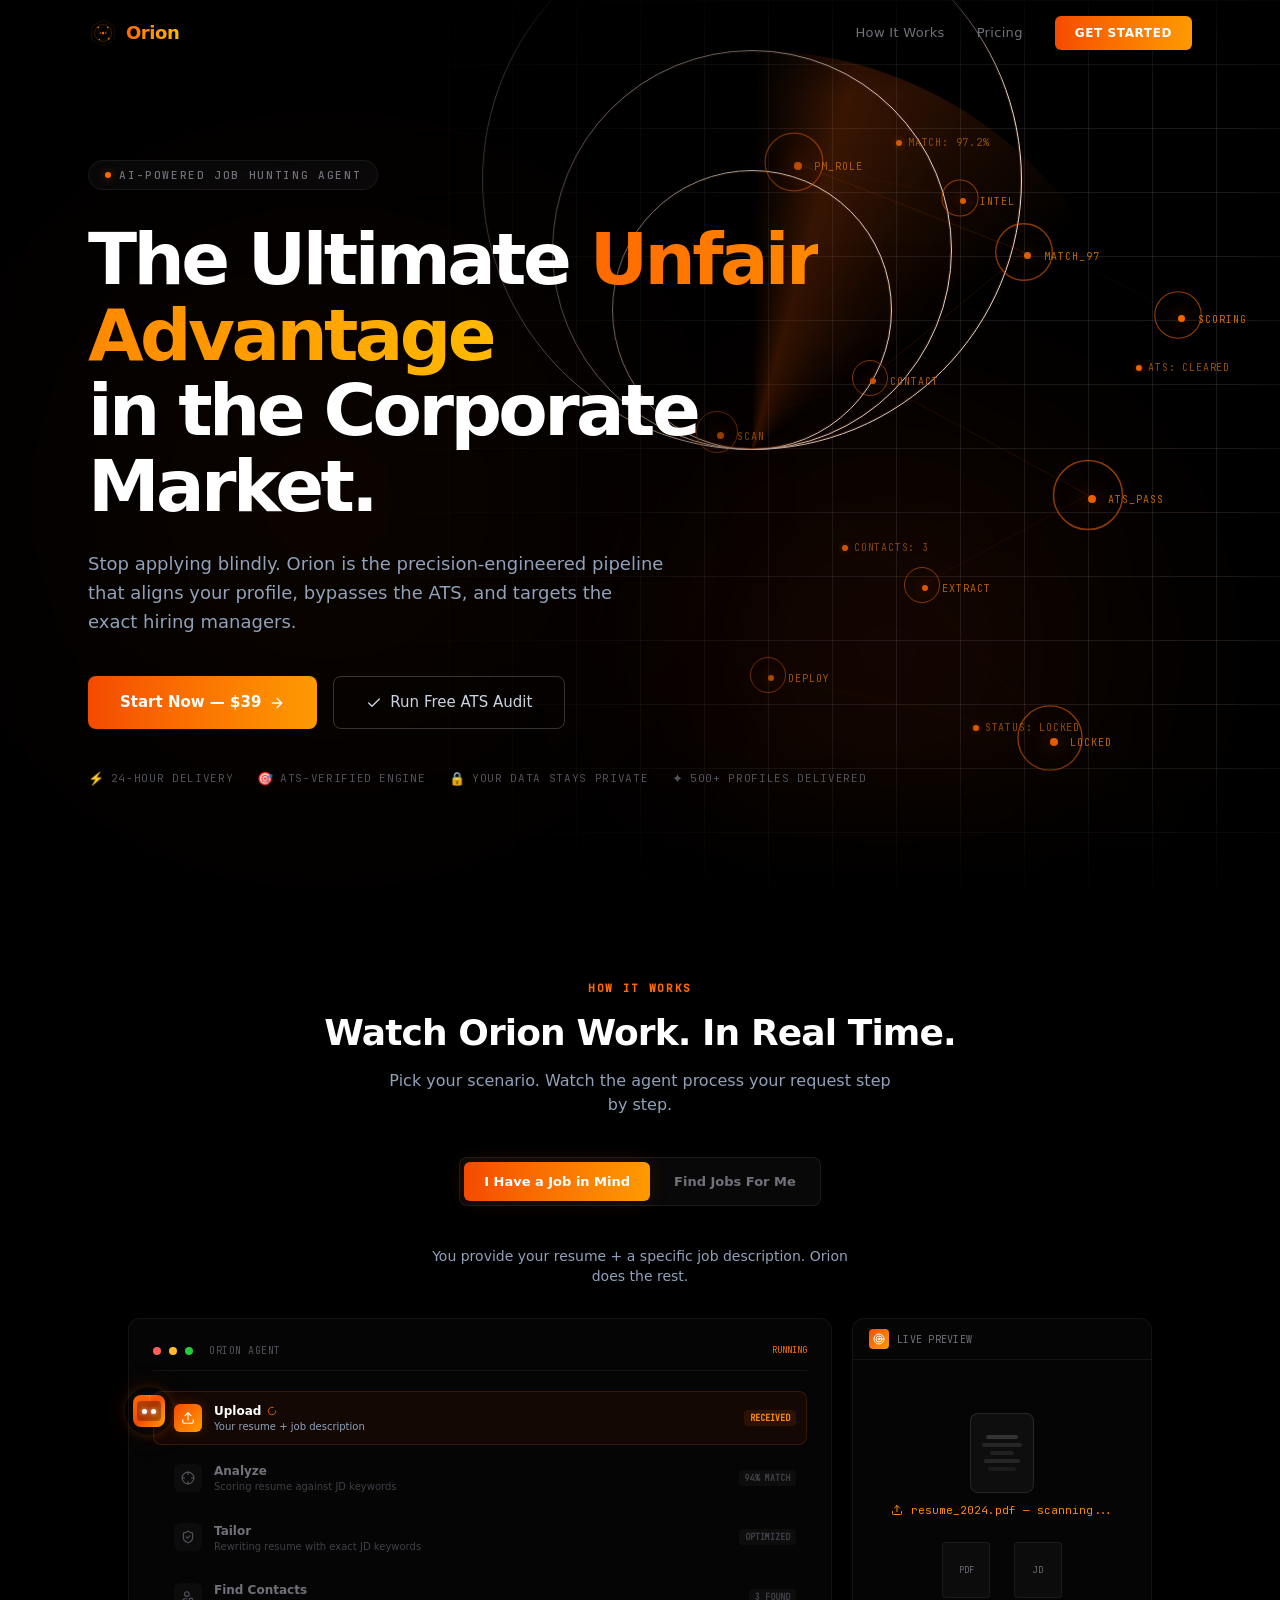
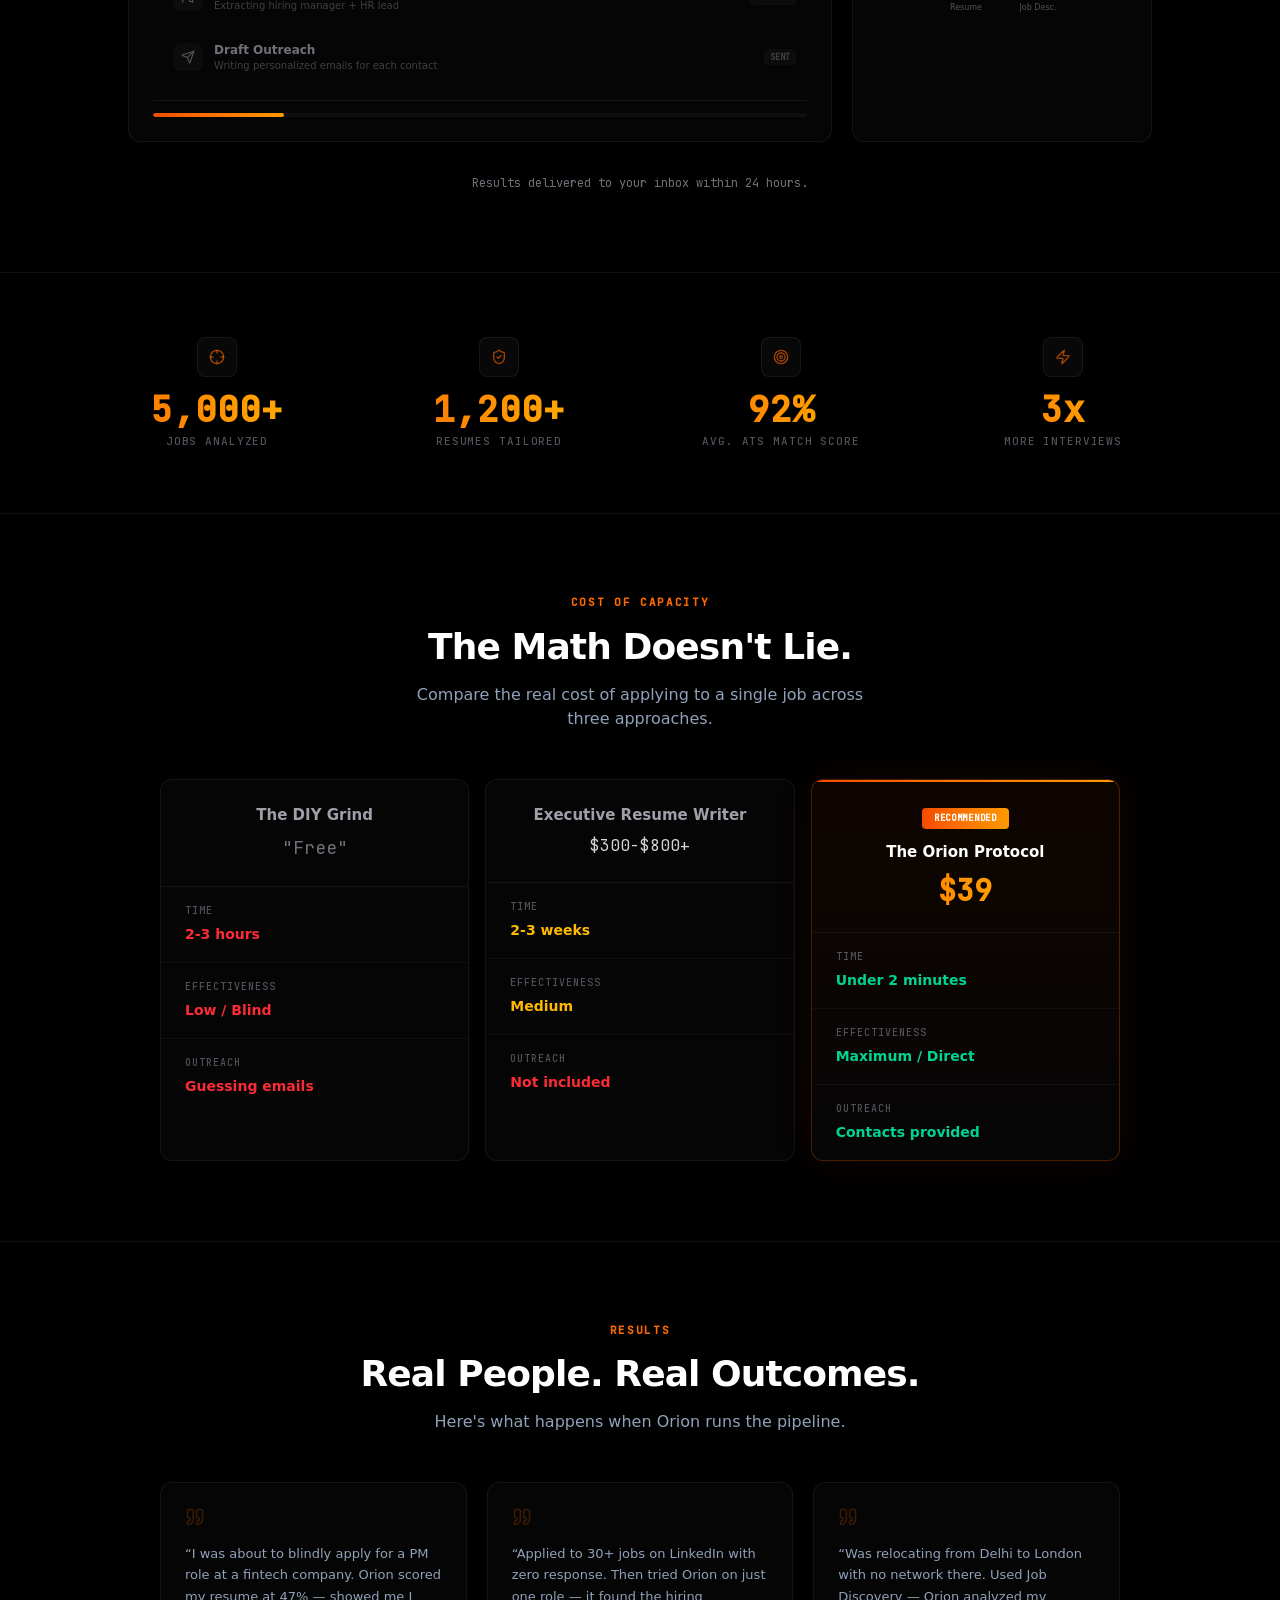
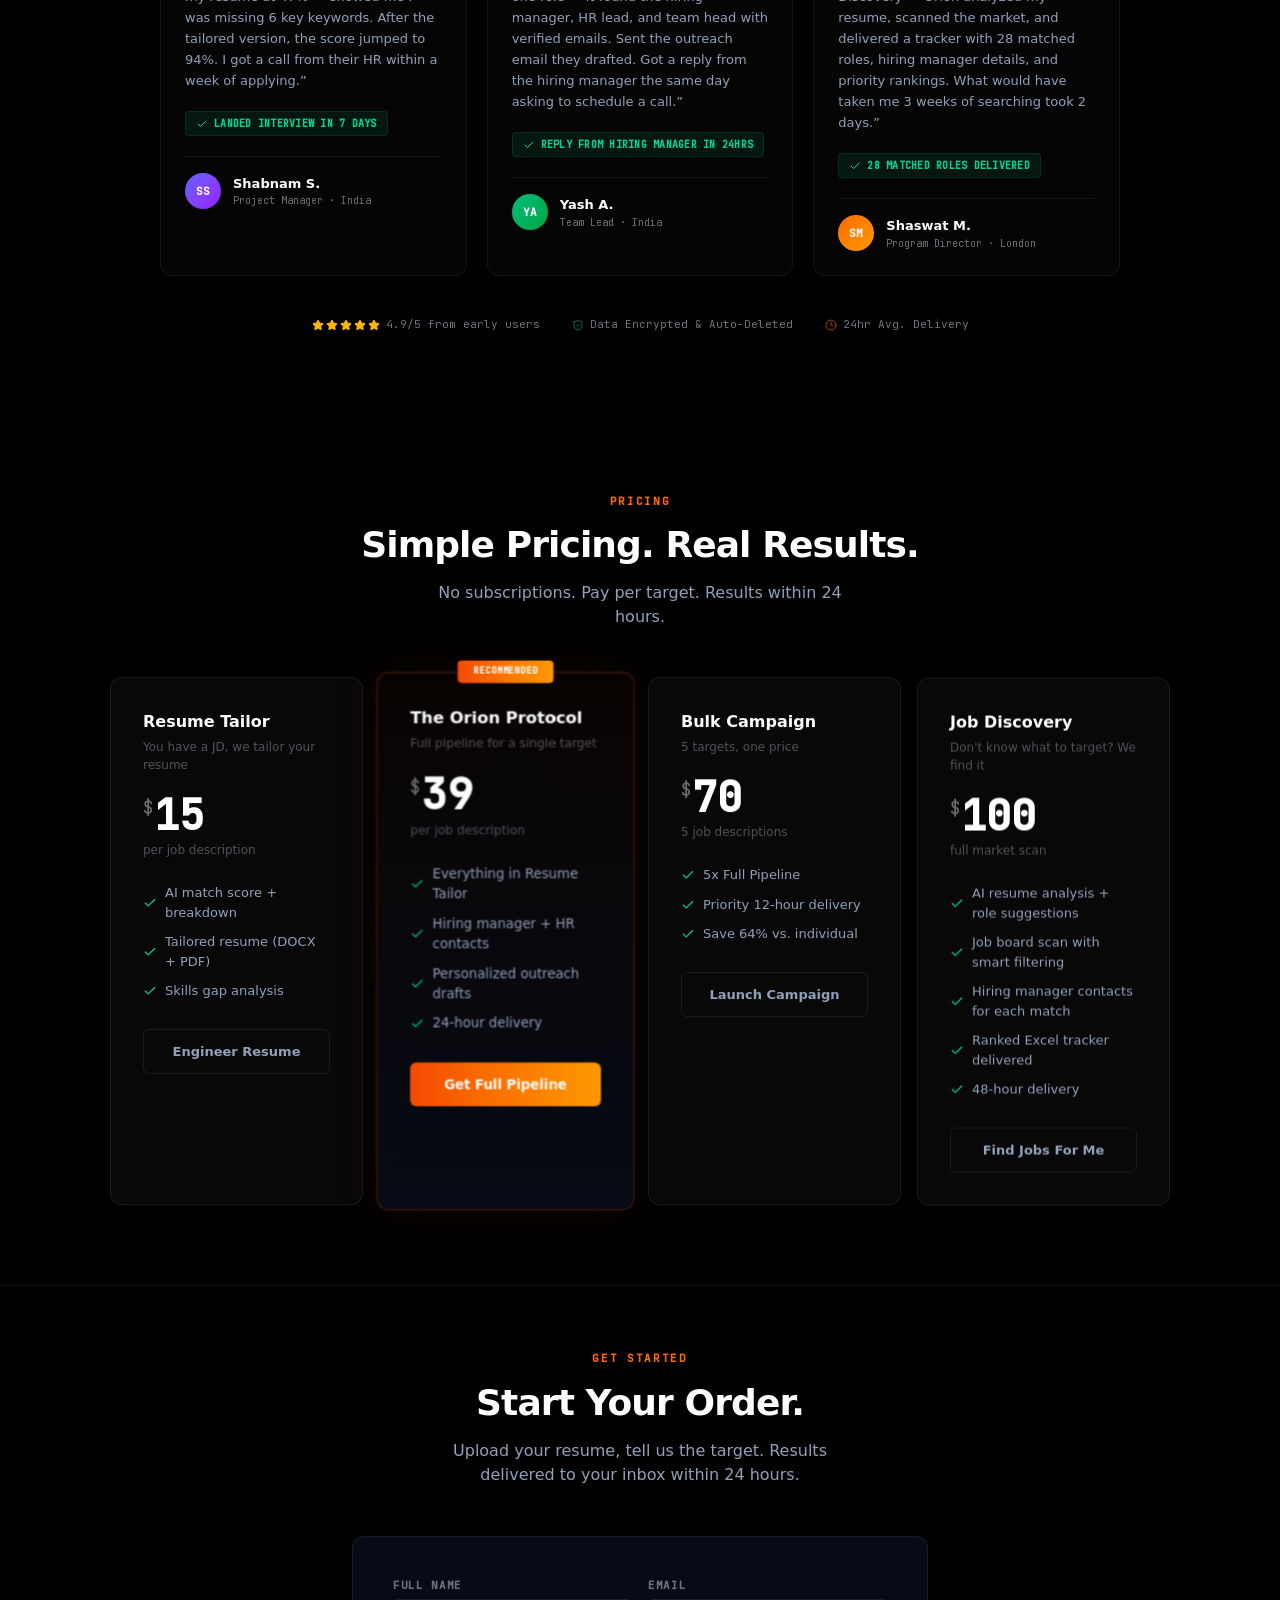
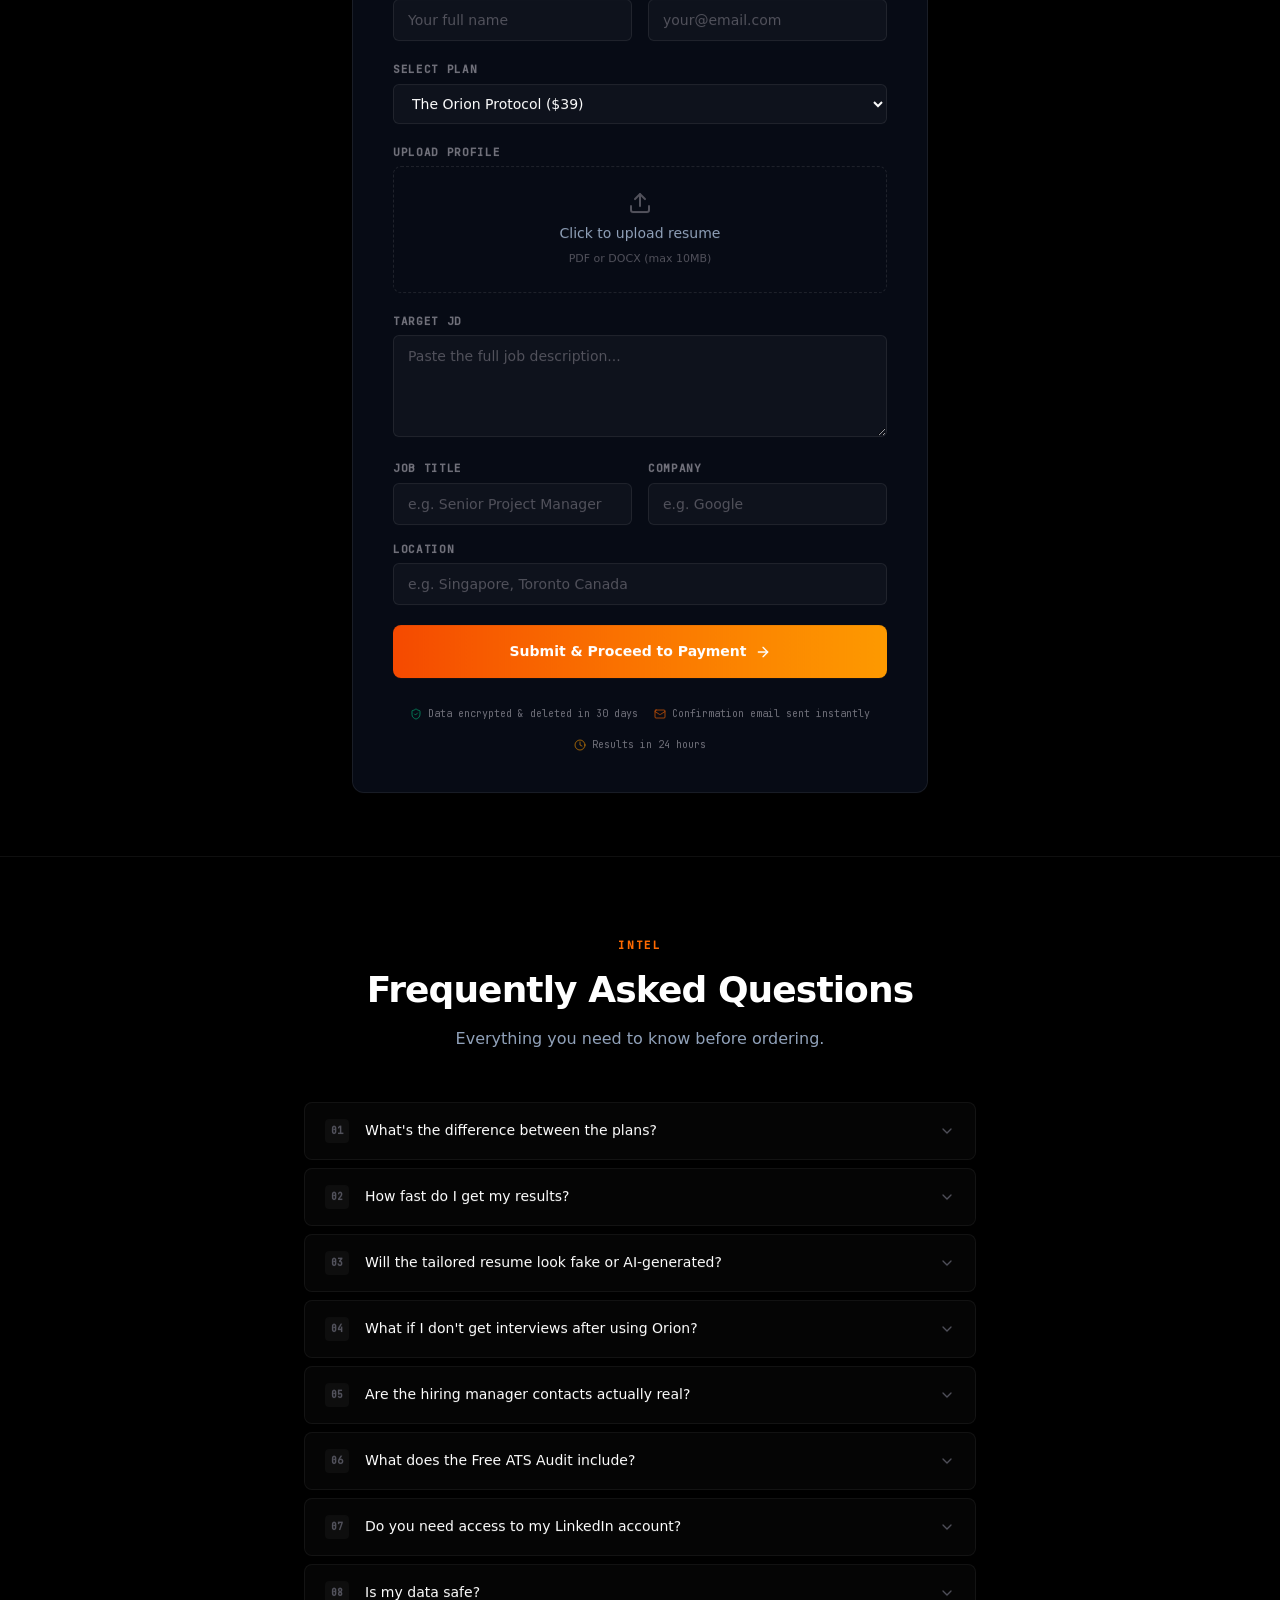
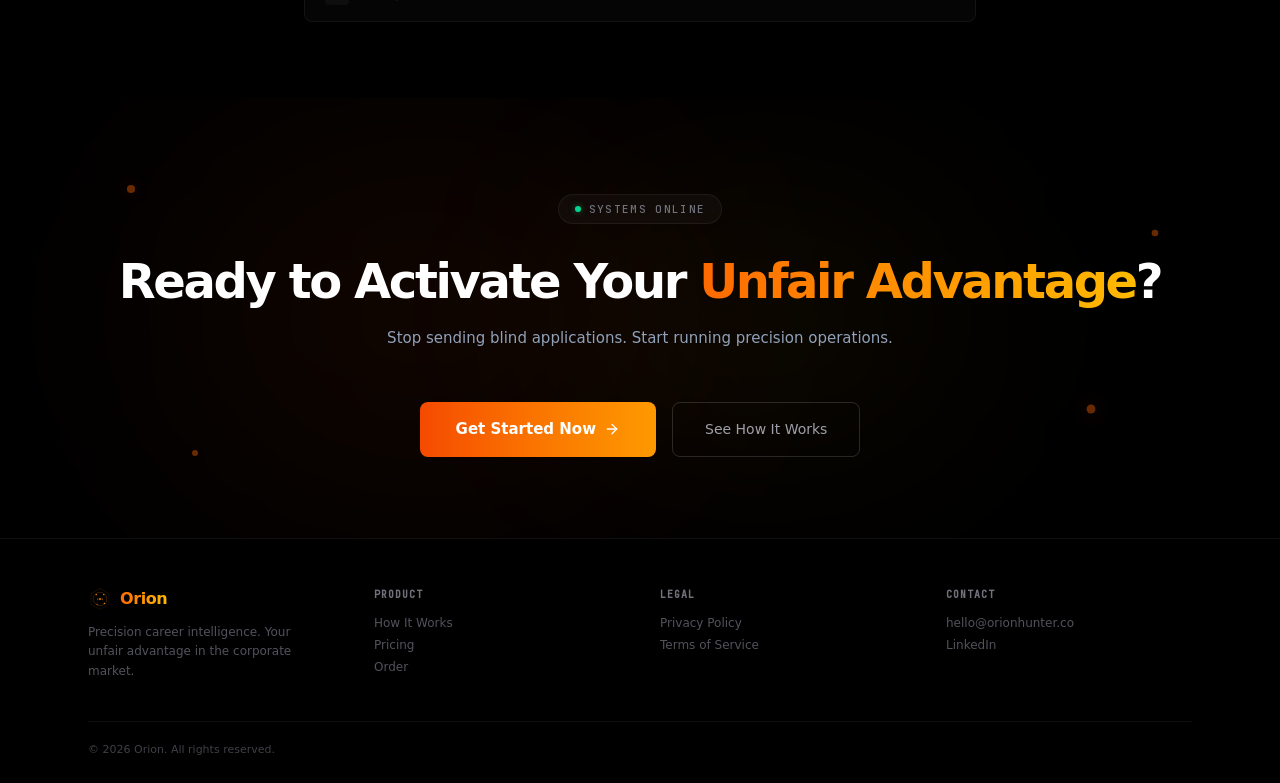
<file: index.html>
<!DOCTYPE html><!--NnkiuhxN9f0a5_7B_z2xb--><html lang="en" class="dark"><head><meta charSet="utf-8"/><meta name="viewport" content="width=device-width, initial-scale=1"/><link rel="preload" href="/_next/static/media/051742360c26797e-s.p.102b7f24.woff2" as="font" crossorigin="" type="font/woff2"/><link rel="preload" href="/_next/static/media/fba5a26ea33df6a3-s.p.1bbdebe6.woff2" as="font" crossorigin="" type="font/woff2"/><link rel="stylesheet" href="/_next/static/chunks/c7607653e55a73c6.css" data-precedence="next"/><link rel="preload" as="script" fetchPriority="low" href="/_next/static/chunks/4b9eae0c8dc7e975.js"/><script src="/_next/static/chunks/f2f58a7e93290fbb.js" async=""></script><script src="/_next/static/chunks/6eb1bac6b57023f6.js" async=""></script><script src="/_next/static/chunks/turbopack-da1d1c3932c9a2c7.js" async=""></script><script src="/_next/static/chunks/2f236954d6a65e12.js" async=""></script><script src="/_next/static/chunks/0102e9b02d1e2f96.js" async=""></script><meta name="next-size-adjust" content=""/><title>Orion - The Ultimate Unfair Advantage | orionhunter.co</title><meta name="description" content="Orion is the precision-engineered pipeline that aligns your profile, bypasses the ATS, and targets the exact hiring managers. Deployed in 24-48 hours."/><link rel="icon" href="data:image/svg+xml,%3Csvg xmlns=&#x27;http://www.w3.org/2000/svg&#x27; viewBox=&#x27;0 0 64 64&#x27;%3E%3Cdefs%3E%3ClinearGradient id=&#x27;g&#x27; x1=&#x27;0%25&#x27; y1=&#x27;0%25&#x27; x2=&#x27;100%25&#x27; y2=&#x27;100%25&#x27;%3E%3Cstop offset=&#x27;0%25&#x27; stop-color=&#x27;%23E8530E&#x27;/%3E%3Cstop offset=&#x27;100%25&#x27; stop-color=&#x27;%23FFB703&#x27;/%3E%3C/linearGradient%3E%3C/defs%3E%3Ccircle cx=&#x27;32&#x27; cy=&#x27;32&#x27; r=&#x27;30&#x27; fill=&#x27;%23000&#x27; stroke=&#x27;url(%23g)&#x27; stroke-width=&#x27;2&#x27;/%3E%3Cpath d=&#x27;M32 12 L22 28 L18 48 L32 40 L46 48 L42 28 Z&#x27; fill=&#x27;none&#x27; stroke=&#x27;url(%23g)&#x27; stroke-width=&#x27;2&#x27; stroke-linejoin=&#x27;round&#x27;/%3E%3Ccircle cx=&#x27;32&#x27; cy=&#x27;26&#x27; r=&#x27;4&#x27; fill=&#x27;url(%23g)&#x27;/%3E%3C/svg%3E"/><script src="/_next/static/chunks/a6dad97d9634a72d.js" noModule=""></script></head><body class="plus_jakarta_sans_85f58465-module__0PaWlq__variable jetbrains_mono_4ba603de-module__Zo4tiq__variable antialiased"><div hidden=""><!--$--><!--/$--></div><main class="bg-black min-h-screen overflow-x-hidden relative"><div class="fixed inset-0 z-0 pointer-events-none overflow-hidden"><div class="absolute inset-0 opacity-[0.04]" style="background-image:linear-gradient(rgba(255,255,255,0.1) 1px, transparent 1px), linear-gradient(90deg, rgba(255,255,255,0.1) 1px, transparent 1px);background-size:64px 64px"></div><div class="absolute top-1/2 left-1/2 -translate-x-1/2 -translate-y-1/2 animate-[radar-sweep_20s_linear_infinite]" style="width:250vmax;height:250vmax"><div class="w-full h-full rounded-full" style="background:conic-gradient(from 0deg, transparent 0deg, rgba(234,88,12,0.12) 15deg, rgba(234,88,12,0.06) 30deg, rgba(234,88,12,0.02) 50deg, transparent 70deg)"></div></div></div><div class="relative z-[1]"><nav class="fixed top-0 left-0 right-0 z-50 transition-all duration-500 "><div class="max-w-6xl mx-auto px-6 py-4 flex items-center justify-between"><a href="#" class="flex items-center gap-2 group"><svg width="30" height="30" viewBox="0 0 64 64" fill="none" xmlns="http://www.w3.org/2000/svg" class="opacity-90 group-hover:opacity-100 transition-opacity"><defs><linearGradient id="orion-lg-y9z9wk-grad" x1="0%" y1="0%" x2="100%" y2="100%"><stop offset="0%" stop-color="#ea580c"></stop><stop offset="100%" stop-color="#f59e0b"></stop></linearGradient><linearGradient id="orion-lg-y9z9wk-fade" x1="0%" y1="0%" x2="100%" y2="100%"><stop offset="0%" stop-color="#ea580c" stop-opacity="0.4"></stop><stop offset="100%" stop-color="#f59e0b" stop-opacity="0.15"></stop></linearGradient></defs><polygon points="32,4 56,18 56,46 32,60 8,46 8,18" stroke="url(#orion-lg-y9z9wk-fade)" stroke-width="1" fill="none"></polygon><circle cx="32" cy="32" r="18" stroke="url(#orion-lg-y9z9wk-grad)" stroke-width="1.2" fill="none" opacity="0.5"></circle><line x1="32" y1="10" x2="32" y2="22" stroke="url(#orion-lg-y9z9wk-grad)" stroke-width="0.8" opacity="0.35"></line><line x1="32" y1="42" x2="32" y2="54" stroke="url(#orion-lg-y9z9wk-grad)" stroke-width="0.8" opacity="0.35"></line><line x1="10" y1="32" x2="22" y2="32" stroke="url(#orion-lg-y9z9wk-grad)" stroke-width="0.8" opacity="0.35"></line><line x1="42" y1="32" x2="54" y2="32" stroke="url(#orion-lg-y9z9wk-grad)" stroke-width="0.8" opacity="0.35"></line><circle cx="22" cy="20" r="2" fill="url(#orion-lg-y9z9wk-grad)"></circle><circle cx="42" cy="20" r="1.8" fill="url(#orion-lg-y9z9wk-grad)"></circle><circle cx="26" cy="32" r="1.5" fill="url(#orion-lg-y9z9wk-grad)"></circle><circle cx="32" cy="32" r="2.5" fill="url(#orion-lg-y9z9wk-grad)"></circle><circle cx="38" cy="32" r="1.5" fill="url(#orion-lg-y9z9wk-grad)"></circle><circle cx="24" cy="46" r="1.6" fill="url(#orion-lg-y9z9wk-grad)"></circle><circle cx="44" cy="44" r="2" fill="url(#orion-lg-y9z9wk-grad)"></circle><polyline points="22,20 26,32 24,46" stroke="url(#orion-lg-y9z9wk-grad)" stroke-width="0.6" fill="none" opacity="0.4"></polyline><polyline points="42,20 38,32 44,44" stroke="url(#orion-lg-y9z9wk-grad)" stroke-width="0.6" fill="none" opacity="0.4"></polyline><line x1="22" y1="20" x2="42" y2="20" stroke="url(#orion-lg-y9z9wk-grad)" stroke-width="0.6" opacity="0.3"></line><line x1="26" y1="32" x2="38" y2="32" stroke="url(#orion-lg-y9z9wk-grad)" stroke-width="0.8" opacity="0.5"></line><line x1="24" y1="46" x2="44" y2="44" stroke="url(#orion-lg-y9z9wk-grad)" stroke-width="0.6" opacity="0.3"></line><circle cx="32" cy="32" r="4" fill="url(#orion-lg-y9z9wk-grad)" opacity="0.15"></circle></svg><span class="text-lg font-bold tracking-tight bg-gradient-to-r from-orange-500 to-amber-400 bg-clip-text text-transparent">Orion</span></a><div class="hidden md:flex items-center gap-8"><a href="#how-it-works" class="text-[13px] font-medium text-zinc-500 hover:text-white transition-colors tracking-wide">How It Works</a><a href="#pricing" class="text-[13px] font-medium text-zinc-500 hover:text-white transition-colors tracking-wide">Pricing</a><a href="#order" class="text-[12px] font-semibold uppercase tracking-wider bg-gradient-to-r from-orange-600 to-amber-500 text-white px-5 py-2 rounded-md hover:shadow-[0_0_24px_rgba(234,88,12,0.2)] hover:-translate-y-0.5 transition-all">Get Started</a></div></div></nav><section id="hero" class="relative min-h-screen flex items-center pt-32 pb-20 overflow-hidden bg-black"><div class="absolute inset-0 z-0"><div class="absolute inset-0 animate-[grid-pulse_8s_ease-in-out_infinite]" style="background-image:linear-gradient(rgba(255,255,255,0.1) 1px, transparent 1px), linear-gradient(90deg, rgba(255,255,255,0.1) 1px, transparent 1px);background-size:64px 64px"></div><div class="absolute top-1/2 right-[10%] -translate-y-1/2 w-[800px] h-[800px] animate-[radar-sweep_18s_linear_infinite] pointer-events-none"><div class="w-full h-full rounded-full" style="background:conic-gradient(from 0deg, transparent 0deg, rgba(234,88,12,0.3) 15deg, rgba(234,88,12,0.12) 35deg, transparent 55deg)"></div></div><div class="absolute top-1/2 right-[10%] -translate-y-1/2 rounded-full border pointer-events-none" style="width:280px;height:280px;margin-top:-140px;margin-right:calc(10% - 140px + 400px);right:0"><div class="w-full h-full rounded-full border border-orange-500/25" style="box-shadow:0 0 15px rgba(234,88,12,0.05)"></div></div><div class="absolute top-1/2 right-[10%] -translate-y-1/2 rounded-full border pointer-events-none" style="width:400px;height:400px;margin-top:-200px;margin-right:calc(10% - 200px + 400px);right:0"><div class="w-full h-full rounded-full border border-orange-500/25" style="box-shadow:0 0 15px rgba(234,88,12,0.05)"></div></div><div class="absolute top-1/2 right-[10%] -translate-y-1/2 rounded-full border pointer-events-none" style="width:540px;height:540px;margin-top:-270px;margin-right:calc(10% - 270px + 400px);right:0"><div class="w-full h-full rounded-full border border-orange-500/25" style="box-shadow:0 0 15px rgba(234,88,12,0.05)"></div></div><div class="absolute left-[45%] right-0 h-px" style="background:linear-gradient(to right, transparent, rgba(234,88,12,0.5), rgba(234,88,12,0.25), transparent)"></div><div class="absolute pointer-events-none" style="top:18%;left:62%"><div class="absolute rounded-full border border-orange-500/60" style="width:48px;height:48px;top:-24px;left:-24px"></div><div class="rounded-full bg-orange-500" style="width:8px;height:8px;box-shadow:0 0 20px rgba(234,88,12,0.8), 0 0 48px rgba(234,88,12,0.4), 0 0 100px rgba(234,88,12,0.15)"></div><span class="absolute left-5 top-1/2 -translate-y-1/2 text-[10px] font-mono tracking-[0.1em] text-orange-400/80 whitespace-nowrap">PM_ROLE</span></div><div class="absolute pointer-events-none" style="top:28%;left:80%"><div class="absolute rounded-full border border-orange-500/60" style="width:42px;height:42px;top:-21px;left:-21px"></div><div class="rounded-full bg-orange-500" style="width:7px;height:7px;box-shadow:0 0 17.5px rgba(234,88,12,0.8), 0 0 42px rgba(234,88,12,0.4), 0 0 87.5px rgba(234,88,12,0.15)"></div><span class="absolute left-5 top-1/2 -translate-y-1/2 text-[10px] font-mono tracking-[0.1em] text-orange-400/80 whitespace-nowrap">MATCH_97</span></div><div class="absolute pointer-events-none" style="top:42%;left:68%"><div class="absolute rounded-full border border-orange-500/60" style="width:36px;height:36px;top:-18px;left:-18px"></div><div class="rounded-full bg-orange-500" style="width:6px;height:6px;box-shadow:0 0 15px rgba(234,88,12,0.8), 0 0 36px rgba(234,88,12,0.4), 0 0 75px rgba(234,88,12,0.15)"></div><span class="absolute left-5 top-1/2 -translate-y-1/2 text-[10px] font-mono tracking-[0.1em] text-orange-400/80 whitespace-nowrap">CONTACT</span></div><div class="absolute pointer-events-none" style="top:55%;left:85%"><div class="absolute rounded-full border border-orange-500/60" style="width:48px;height:48px;top:-24px;left:-24px"></div><div class="rounded-full bg-orange-500" style="width:8px;height:8px;box-shadow:0 0 20px rgba(234,88,12,0.8), 0 0 48px rgba(234,88,12,0.4), 0 0 100px rgba(234,88,12,0.15)"></div><span class="absolute left-5 top-1/2 -translate-y-1/2 text-[10px] font-mono tracking-[0.1em] text-orange-400/80 whitespace-nowrap">ATS_PASS</span></div><div class="absolute pointer-events-none" style="top:65%;left:72%"><div class="absolute rounded-full border border-orange-500/60" style="width:36px;height:36px;top:-18px;left:-18px"></div><div class="rounded-full bg-orange-500" style="width:6px;height:6px;box-shadow:0 0 15px rgba(234,88,12,0.8), 0 0 36px rgba(234,88,12,0.4), 0 0 75px rgba(234,88,12,0.15)"></div><span class="absolute left-5 top-1/2 -translate-y-1/2 text-[10px] font-mono tracking-[0.1em] text-orange-400/80 whitespace-nowrap">EXTRACT</span></div><div class="absolute pointer-events-none" style="top:35%;left:92%"><div class="absolute rounded-full border border-orange-500/60" style="width:42px;height:42px;top:-21px;left:-21px"></div><div class="rounded-full bg-orange-500" style="width:7px;height:7px;box-shadow:0 0 17.5px rgba(234,88,12,0.8), 0 0 42px rgba(234,88,12,0.4), 0 0 87.5px rgba(234,88,12,0.15)"></div><span class="absolute left-5 top-1/2 -translate-y-1/2 text-[10px] font-mono tracking-[0.1em] text-orange-400/80 whitespace-nowrap">SCORING</span></div><div class="absolute pointer-events-none" style="top:75%;left:60%"><div class="absolute rounded-full border border-orange-500/60" style="width:36px;height:36px;top:-18px;left:-18px"></div><div class="rounded-full bg-orange-500" style="width:6px;height:6px;box-shadow:0 0 15px rgba(234,88,12,0.8), 0 0 36px rgba(234,88,12,0.4), 0 0 75px rgba(234,88,12,0.15)"></div><span class="absolute left-5 top-1/2 -translate-y-1/2 text-[10px] font-mono tracking-[0.1em] text-orange-400/80 whitespace-nowrap">DEPLOY</span></div><div class="absolute pointer-events-none" style="top:22%;left:75%"><div class="absolute rounded-full border border-orange-500/60" style="width:36px;height:36px;top:-18px;left:-18px"></div><div class="rounded-full bg-orange-500" style="width:6px;height:6px;box-shadow:0 0 15px rgba(234,88,12,0.8), 0 0 36px rgba(234,88,12,0.4), 0 0 75px rgba(234,88,12,0.15)"></div><span class="absolute left-5 top-1/2 -translate-y-1/2 text-[10px] font-mono tracking-[0.1em] text-orange-400/80 whitespace-nowrap">INTEL</span></div><div class="absolute pointer-events-none" style="top:82%;left:82%"><div class="absolute rounded-full border border-orange-500/60" style="width:48px;height:48px;top:-24px;left:-24px"></div><div class="rounded-full bg-orange-500" style="width:8px;height:8px;box-shadow:0 0 20px rgba(234,88,12,0.8), 0 0 48px rgba(234,88,12,0.4), 0 0 100px rgba(234,88,12,0.15)"></div><span class="absolute left-5 top-1/2 -translate-y-1/2 text-[10px] font-mono tracking-[0.1em] text-orange-400/80 whitespace-nowrap">LOCKED</span></div><div class="absolute pointer-events-none" style="top:48%;left:56%"><div class="absolute rounded-full border border-orange-500/60" style="width:42px;height:42px;top:-21px;left:-21px"></div><div class="rounded-full bg-orange-500" style="width:7px;height:7px;box-shadow:0 0 17.5px rgba(234,88,12,0.8), 0 0 42px rgba(234,88,12,0.4), 0 0 87.5px rgba(234,88,12,0.15)"></div><span class="absolute left-5 top-1/2 -translate-y-1/2 text-[10px] font-mono tracking-[0.1em] text-orange-400/80 whitespace-nowrap">SCAN</span></div><svg class="absolute inset-0 w-full h-full pointer-events-none"><line x1="62%" y1="18%" x2="80%" y2="28%" stroke="rgba(234,88,12,0.35)" stroke-width="1"></line><line x1="80%" y1="28%" x2="68%" y2="42%" stroke="rgba(234,88,12,0.35)" stroke-width="1"></line><line x1="68%" y1="42%" x2="85%" y2="55%" stroke="rgba(234,88,12,0.35)" stroke-width="1"></line><line x1="85%" y1="55%" x2="72%" y2="65%" stroke="rgba(234,88,12,0.35)" stroke-width="1"></line><line x1="62%" y1="18%" x2="75%" y2="22%" stroke="rgba(234,88,12,0.35)" stroke-width="1"></line><line x1="75%" y1="22%" x2="92%" y2="35%" stroke="rgba(234,88,12,0.35)" stroke-width="1"></line><line x1="56%" y1="48%" x2="72%" y2="65%" stroke="rgba(234,88,12,0.35)" stroke-width="1"></line><line x1="72%" y1="65%" x2="82%" y2="82%" stroke="rgba(234,88,12,0.35)" stroke-width="1"></line><line x1="60%" y1="75%" x2="82%" y2="82%" stroke="rgba(234,88,12,0.35)" stroke-width="1"></line><line x1="68%" y1="42%" x2="56%" y2="48%" stroke="rgba(234,88,12,0.35)" stroke-width="1"></line></svg><div class="absolute hidden md:flex items-center gap-1.5 pointer-events-none" style="top:15%;left:70%"><div class="w-1.5 h-1.5 rounded-full bg-orange-500 shadow-[0_0_6px_rgba(234,88,12,0.5)]"></div><span class="text-[10px] font-mono tracking-[0.08em] text-orange-400/60">MATCH: 97.2%</span></div><div class="absolute hidden md:flex items-center gap-1.5 pointer-events-none" style="top:40%;left:88%"><div class="w-1.5 h-1.5 rounded-full bg-orange-500 shadow-[0_0_6px_rgba(234,88,12,0.5)]"></div><span class="text-[10px] font-mono tracking-[0.08em] text-orange-400/60">ATS: CLEARED</span></div><div class="absolute hidden md:flex items-center gap-1.5 pointer-events-none" style="top:60%;left:65%"><div class="w-1.5 h-1.5 rounded-full bg-orange-500 shadow-[0_0_6px_rgba(234,88,12,0.5)]"></div><span class="text-[10px] font-mono tracking-[0.08em] text-orange-400/60">CONTACTS: 3</span></div><div class="absolute hidden md:flex items-center gap-1.5 pointer-events-none" style="top:80%;left:76%"><div class="w-1.5 h-1.5 rounded-full bg-orange-500 shadow-[0_0_6px_rgba(234,88,12,0.5)]"></div><span class="text-[10px] font-mono tracking-[0.08em] text-orange-400/60">STATUS: LOCKED</span></div></div><div class="absolute inset-0 z-[1]" style="background:linear-gradient(to right, #000000 0%, #000000 25%, rgba(0,0,0,0.7) 45%, rgba(0,0,0,0.2) 65%, transparent 100%)"></div><div class="absolute inset-x-0 bottom-0 h-40 bg-gradient-to-t from-black to-transparent z-[2]"></div><div class="absolute inset-x-0 top-0 h-24 bg-gradient-to-b from-black/80 to-transparent z-[2]"></div><div class="absolute inset-y-0 right-0 w-12 bg-gradient-to-l from-black/40 to-transparent z-[2]"></div><div class="absolute top-1/3 left-[10%] w-[400px] h-[400px] rounded-full bg-orange-600/[0.08] blur-[140px] pointer-events-none z-[2]"></div><div class="absolute top-1/2 right-[15%] w-[400px] h-[400px] rounded-full bg-orange-600/[0.1] blur-[120px] pointer-events-none z-[1]"></div><div class="relative z-10 max-w-6xl mx-auto px-6 w-full"><div class="inline-flex items-center gap-2 bg-white/[0.03] border border-white/[0.06] px-4 py-1.5 rounded-full mb-8" style="opacity:0;transform:translateY(30px)"><span class="w-1.5 h-1.5 rounded-full bg-orange-500 shadow-[0_0_8px_rgba(234,88,12,0.5)]"></span><span class="text-[11px] font-medium text-zinc-500 uppercase tracking-[0.15em] font-mono">AI-Powered Job Hunting Agent</span></div><h1 class="text-4xl sm:text-5xl md:text-6xl lg:text-[72px] font-extrabold tracking-tighter leading-[1.05] mb-6 max-w-3xl" style="opacity:0;transform:translateY(30px)">The Ultimate<!-- --> <span class="bg-gradient-to-r from-orange-500 to-amber-400 bg-clip-text text-transparent">Unfair Advantage</span><br/>in the Corporate Market.</h1><p class="text-slate-400 text-base sm:text-lg max-w-xl mb-10 leading-relaxed" style="opacity:0;transform:translateY(30px)">Stop applying blindly. Orion is the precision-engineered pipeline that aligns your profile, bypasses the ATS, and targets the exact hiring managers.</p><div class="flex flex-wrap gap-4 mb-10" style="opacity:0;transform:translateY(30px)"><a href="#order" class="ember-glow inline-flex items-center gap-2 bg-gradient-to-r from-orange-600 to-amber-500 text-white px-8 py-3.5 rounded-lg font-semibold text-[15px] hover:-translate-y-0.5 transition-all">Start Now — $39 <svg xmlns="http://www.w3.org/2000/svg" width="24" height="24" viewBox="0 0 24 24" fill="none" stroke="currentColor" stroke-width="2" stroke-linecap="round" stroke-linejoin="round" class="lucide lucide-arrow-right w-4 h-4" aria-hidden="true"><path d="M5 12h14"></path><path d="m12 5 7 7-7 7"></path></svg></a><a href="#order" class="inline-flex items-center gap-2 border border-white/20 text-slate-300 px-8 py-3.5 rounded-lg font-medium text-[15px] hover:bg-white/10 hover:text-white transition-all"><svg xmlns="http://www.w3.org/2000/svg" width="24" height="24" viewBox="0 0 24 24" fill="none" stroke="currentColor" stroke-width="2" stroke-linecap="round" stroke-linejoin="round" class="lucide lucide-check w-4 h-4" aria-hidden="true"><path d="M20 6 9 17l-5-5"></path></svg> Run Free ATS Audit</a></div><div class="flex flex-wrap gap-6 text-[11px] text-zinc-600 font-mono uppercase tracking-[0.06em]" style="opacity:0;transform:translateY(30px)"><span class="flex items-center gap-1.5"><span class="text-[13px]">⚡</span> <!-- -->24-Hour Delivery</span><span class="flex items-center gap-1.5"><span class="text-[13px]">🎯</span> <!-- -->ATS-Verified Engine</span><span class="flex items-center gap-1.5"><span class="text-[13px]">🔒</span> <!-- -->Your Data Stays Private</span><span class="flex items-center gap-1.5"><span class="text-[13px]">✦</span> <!-- -->500+ Profiles Delivered</span></div></div></section><section id="how-it-works" class="py-20 relative"><div class="max-w-6xl mx-auto px-6 relative z-10"><div class="text-center mb-10"><p class="text-[11px] uppercase tracking-[0.15em] text-orange-500 font-semibold font-mono mb-4">How It Works</p><h2 class="text-3xl sm:text-4xl font-bold tracking-tight mb-4">Watch Orion Work. In Real Time.</h2><p class="text-slate-400 max-w-lg mx-auto mb-10">Pick your scenario. Watch the agent process your request step by step.</p><div class="inline-flex bg-white/[0.03] border border-white/[0.08] rounded-lg p-1 gap-1"><button class="px-5 py-2.5 rounded-md text-[13px] font-semibold transition-all cursor-pointer bg-gradient-to-r from-orange-600 to-amber-500 text-white shadow-[0_0_20px_rgba(234,88,12,0.15)]">I Have a Job in Mind</button><button class="px-5 py-2.5 rounded-md text-[13px] font-semibold transition-all cursor-pointer text-zinc-500 hover:text-white">Find Jobs For Me</button></div></div><div class="text-center mb-8"><p class="text-sm text-slate-400 max-w-md mx-auto">You provide your resume + a specific job description. Orion does the rest.</p></div><div><div class="max-w-5xl mx-auto"><div class="grid md:grid-cols-[1fr_300px] gap-5 items-stretch"><div class="relative bg-white/[0.02] border border-white/[0.06] rounded-xl p-5 sm:p-6 backdrop-blur-md"><div class="flex items-center gap-2 mb-5 pb-3 border-b border-white/[0.06]"><span class="w-2 h-2 rounded-full bg-[#FF5F57]"></span><span class="w-2 h-2 rounded-full bg-[#FEBC2E]"></span><span class="w-2 h-2 rounded-full bg-[#28C840]"></span><span class="ml-2 text-[10px] text-zinc-600 font-mono uppercase tracking-[0.05em]">orion agent</span><span class="ml-auto text-[9px] text-orange-500 font-mono animate-pulse">RUNNING</span></div><div class="relative space-y-1.5"><div class="absolute -left-5 z-20"><div class="relative" style="perspective:200px"><div class="absolute -inset-2 rounded-full"></div><div class="w-8 h-8 rounded-lg bg-gradient-to-br from-orange-500 via-orange-600 to-amber-500 flex items-center justify-center relative overflow-hidden" style="transform-style:preserve-3d"><div class="absolute inset-0 bg-gradient-to-r from-transparent via-white/20 to-transparent"></div><div class="relative z-10 w-6 h-5 bg-black/30 rounded-sm flex items-center justify-center gap-1"><div class="w-[5px] h-[5px] rounded-full bg-white" style="box-shadow:0 0 4px rgba(255,255,255,0.8)"></div><div class="w-[5px] h-[5px] rounded-full bg-white" style="box-shadow:0 0 4px rgba(255,255,255,0.8)"></div></div><div class="absolute -top-2 left-1/2 -translate-x-1/2 flex flex-col items-center"><div class="w-2 h-2 rounded-full bg-orange-300" style="box-shadow:0 0 6px rgba(251,191,36,0.6)"></div><div class="w-px h-1.5 bg-orange-400/60"></div></div></div><div class="absolute -bottom-1 left-1/2 -translate-x-1/2 w-5 h-1 bg-orange-500/20 rounded-full blur-sm"></div></div></div><div class="flex items-center gap-3 p-2.5 pl-5 rounded-lg transition-all duration-500 bg-orange-600/[0.06] border border-orange-500/15" style="min-height:44px"><div class="w-7 h-7 rounded-md flex items-center justify-center flex-shrink-0 transition-all duration-500 bg-gradient-to-br from-orange-600 to-amber-500 shadow-[0_0_12px_rgba(234,88,12,0.25)]"><svg xmlns="http://www.w3.org/2000/svg" width="24" height="24" viewBox="0 0 24 24" fill="none" stroke="currentColor" stroke-width="2" stroke-linecap="round" stroke-linejoin="round" class="lucide lucide-upload w-3.5 h-3.5 text-white" aria-hidden="true"><path d="M12 3v12"></path><path d="m17 8-5-5-5 5"></path><path d="M21 15v4a2 2 0 0 1-2 2H5a2 2 0 0 1-2-2v-4"></path></svg></div><div class="flex-1 min-w-0"><div class="flex items-center gap-1.5"><span class="text-[12px] font-semibold transition-colors duration-500 text-white">Upload</span><svg xmlns="http://www.w3.org/2000/svg" width="24" height="24" viewBox="0 0 24 24" fill="none" stroke="currentColor" stroke-width="2" stroke-linecap="round" stroke-linejoin="round" class="lucide lucide-loader-circle w-2.5 h-2.5 text-orange-500 animate-spin" aria-hidden="true"><path d="M21 12a9 9 0 1 1-6.219-8.56"></path></svg></div><p class="text-[10px] leading-snug transition-colors duration-500 text-slate-400">Your resume + job description</p></div><span class="text-[8px] font-mono font-bold px-1.5 py-0.5 rounded transition-all duration-500 bg-orange-500/10 text-orange-400">RECEIVED</span></div><div class="flex items-center gap-3 p-2.5 pl-5 rounded-lg transition-all duration-500 border border-transparent" style="min-height:44px"><div class="w-7 h-7 rounded-md flex items-center justify-center flex-shrink-0 transition-all duration-500 bg-white/[0.03]"><svg xmlns="http://www.w3.org/2000/svg" width="24" height="24" viewBox="0 0 24 24" fill="none" stroke="currentColor" stroke-width="2" stroke-linecap="round" stroke-linejoin="round" class="lucide lucide-crosshair w-3.5 h-3.5 text-zinc-600" aria-hidden="true"><circle cx="12" cy="12" r="10"></circle><line x1="22" x2="18" y1="12" y2="12"></line><line x1="6" x2="2" y1="12" y2="12"></line><line x1="12" x2="12" y1="6" y2="2"></line><line x1="12" x2="12" y1="22" y2="18"></line></svg></div><div class="flex-1 min-w-0"><div class="flex items-center gap-1.5"><span class="text-[12px] font-semibold transition-colors duration-500 text-zinc-500">Analyze</span></div><p class="text-[10px] leading-snug transition-colors duration-500 text-zinc-700">Scoring resume against JD keywords</p></div><span class="text-[8px] font-mono font-bold px-1.5 py-0.5 rounded transition-all duration-500 bg-white/[0.03] text-zinc-700">94% MATCH</span></div><div class="flex items-center gap-3 p-2.5 pl-5 rounded-lg transition-all duration-500 border border-transparent" style="min-height:44px"><div class="w-7 h-7 rounded-md flex items-center justify-center flex-shrink-0 transition-all duration-500 bg-white/[0.03]"><svg xmlns="http://www.w3.org/2000/svg" width="24" height="24" viewBox="0 0 24 24" fill="none" stroke="currentColor" stroke-width="2" stroke-linecap="round" stroke-linejoin="round" class="lucide lucide-shield-check w-3.5 h-3.5 text-zinc-600" aria-hidden="true"><path d="M20 13c0 5-3.5 7.5-7.66 8.95a1 1 0 0 1-.67-.01C7.5 20.5 4 18 4 13V6a1 1 0 0 1 1-1c2 0 4.5-1.2 6.24-2.72a1.17 1.17 0 0 1 1.52 0C14.51 3.81 17 5 19 5a1 1 0 0 1 1 1z"></path><path d="m9 12 2 2 4-4"></path></svg></div><div class="flex-1 min-w-0"><div class="flex items-center gap-1.5"><span class="text-[12px] font-semibold transition-colors duration-500 text-zinc-500">Tailor</span></div><p class="text-[10px] leading-snug transition-colors duration-500 text-zinc-700">Rewriting resume with exact JD keywords</p></div><span class="text-[8px] font-mono font-bold px-1.5 py-0.5 rounded transition-all duration-500 bg-white/[0.03] text-zinc-700">OPTIMIZED</span></div><div class="flex items-center gap-3 p-2.5 pl-5 rounded-lg transition-all duration-500 border border-transparent" style="min-height:44px"><div class="w-7 h-7 rounded-md flex items-center justify-center flex-shrink-0 transition-all duration-500 bg-white/[0.03]"><svg xmlns="http://www.w3.org/2000/svg" width="24" height="24" viewBox="0 0 24 24" fill="none" stroke="currentColor" stroke-width="2" stroke-linecap="round" stroke-linejoin="round" class="lucide lucide-user-search w-3.5 h-3.5 text-zinc-600" aria-hidden="true"><circle cx="10" cy="7" r="4"></circle><path d="M10.3 15H7a4 4 0 0 0-4 4v2"></path><circle cx="17" cy="17" r="3"></circle><path d="m21 21-1.9-1.9"></path></svg></div><div class="flex-1 min-w-0"><div class="flex items-center gap-1.5"><span class="text-[12px] font-semibold transition-colors duration-500 text-zinc-500">Find Contacts</span></div><p class="text-[10px] leading-snug transition-colors duration-500 text-zinc-700">Extracting hiring manager + HR lead</p></div><span class="text-[8px] font-mono font-bold px-1.5 py-0.5 rounded transition-all duration-500 bg-white/[0.03] text-zinc-700">3 FOUND</span></div><div class="flex items-center gap-3 p-2.5 pl-5 rounded-lg transition-all duration-500 border border-transparent" style="min-height:44px"><div class="w-7 h-7 rounded-md flex items-center justify-center flex-shrink-0 transition-all duration-500 bg-white/[0.03]"><svg xmlns="http://www.w3.org/2000/svg" width="24" height="24" viewBox="0 0 24 24" fill="none" stroke="currentColor" stroke-width="2" stroke-linecap="round" stroke-linejoin="round" class="lucide lucide-send w-3.5 h-3.5 text-zinc-600" aria-hidden="true"><path d="M14.536 21.686a.5.5 0 0 0 .937-.024l6.5-19a.496.496 0 0 0-.635-.635l-19 6.5a.5.5 0 0 0-.024.937l7.93 3.18a2 2 0 0 1 1.112 1.11z"></path><path d="m21.854 2.147-10.94 10.939"></path></svg></div><div class="flex-1 min-w-0"><div class="flex items-center gap-1.5"><span class="text-[12px] font-semibold transition-colors duration-500 text-zinc-500">Draft Outreach</span></div><p class="text-[10px] leading-snug transition-colors duration-500 text-zinc-700">Writing personalized emails for each contact</p></div><span class="text-[8px] font-mono font-bold px-1.5 py-0.5 rounded transition-all duration-500 bg-white/[0.03] text-zinc-700">SENT</span></div></div><div class="mt-4 pt-3 border-t border-white/[0.06]"><div class="h-1 bg-white/[0.04] rounded-full overflow-hidden"><div class="h-full rounded-full bg-gradient-to-r from-orange-600 to-amber-500"></div></div></div></div><div class="bg-white/[0.02] border border-white/[0.06] rounded-xl backdrop-blur-md overflow-hidden relative"><div class="px-4 py-2.5 border-b border-white/[0.06] flex items-center gap-2"><div class="w-5 h-5 rounded bg-gradient-to-br from-orange-600 to-amber-500 flex items-center justify-center"><svg xmlns="http://www.w3.org/2000/svg" width="24" height="24" viewBox="0 0 24 24" fill="none" stroke="currentColor" stroke-width="2" stroke-linecap="round" stroke-linejoin="round" class="lucide lucide-target w-3 h-3 text-white" aria-hidden="true"><circle cx="12" cy="12" r="10"></circle><circle cx="12" cy="12" r="6"></circle><circle cx="12" cy="12" r="2"></circle></svg></div><span class="text-[10px] font-mono text-zinc-500 uppercase tracking-wide">Live Preview</span></div><div class="relative min-h-[300px]"><div class="absolute inset-0 px-3" style="pointer-events:auto"><div class="flex flex-col items-center justify-center h-full gap-4 py-8"><div class="w-16 h-20 bg-white/[0.04] border border-white/[0.1] rounded-lg flex flex-col items-center justify-center gap-1"><div class="w-8 h-1 bg-white/[0.15] rounded"></div><div class="w-10 h-1 bg-white/[0.1] rounded"></div><div class="w-6 h-1 bg-white/[0.08] rounded"></div><div class="w-9 h-1 bg-white/[0.1] rounded"></div><div class="w-7 h-1 bg-white/[0.06] rounded"></div></div><div class="flex items-center gap-2 text-[11px] font-mono text-orange-400"><svg xmlns="http://www.w3.org/2000/svg" width="24" height="24" viewBox="0 0 24 24" fill="none" stroke="currentColor" stroke-width="2" stroke-linecap="round" stroke-linejoin="round" class="lucide lucide-upload w-3 h-3" aria-hidden="true"><path d="M12 3v12"></path><path d="m17 8-5-5-5 5"></path><path d="M21 15v4a2 2 0 0 1-2 2H5a2 2 0 0 1-2-2v-4"></path></svg> resume_2024.pdf — scanning...</div><div class="flex gap-6 mt-2"><div class="text-center"><div class="w-12 h-14 bg-white/[0.03] border border-white/[0.06] rounded flex items-center justify-center text-[8px] font-mono text-zinc-500">PDF</div><span class="text-[8px] text-zinc-600 mt-1 block">Resume</span></div><div class="text-center"><div class="w-12 h-14 bg-white/[0.03] border border-white/[0.06] rounded flex items-center justify-center text-[8px] font-mono text-zinc-500">JD</div><span class="text-[8px] text-zinc-600 mt-1 block">Job Desc.</span></div></div></div></div><div class="absolute inset-0 px-3" style="pointer-events:none"><div class="flex flex-col items-center justify-center h-full gap-3 py-4"><div class="relative w-[110px] h-[110px]"><svg viewBox="0 0 100 100" class="w-full h-full -rotate-90"><circle cx="50" cy="50" r="45" fill="none" stroke="rgba(255,255,255,0.06)" stroke-width="4"></circle><circle cx="50" cy="50" r="45" fill="none" stroke="url(#psg)" stroke-width="4" stroke-linecap="round" stroke-dasharray="282.7433388230814" stroke-dashoffset="282.7433388230814" class="transition-all duration-100"></circle></svg><span class="absolute inset-0 flex items-center justify-center text-2xl font-bold font-mono bg-gradient-to-r from-orange-500 to-amber-400 bg-clip-text text-transparent">0<!-- -->%</span></div><span class="text-[11px] font-mono text-emerald-400">ATS MATCH CONFIRMED</span><div class="flex flex-wrap gap-1 justify-center max-w-[200px]"><span class="px-2 py-0.5 rounded text-[8px] font-mono bg-emerald-500/10 border border-emerald-500/15 text-emerald-400" style="opacity:0;transform:scale(0.7)">Agile</span><span class="px-2 py-0.5 rounded text-[8px] font-mono bg-emerald-500/10 border border-emerald-500/15 text-emerald-400" style="opacity:0;transform:scale(0.7)">Stakeholder Mgmt</span><span class="px-2 py-0.5 rounded text-[8px] font-mono bg-emerald-500/10 border border-emerald-500/15 text-emerald-400" style="opacity:0;transform:scale(0.7)">PMP</span><span class="px-2 py-0.5 rounded text-[8px] font-mono bg-emerald-500/10 border border-emerald-500/15 text-emerald-400" style="opacity:0;transform:scale(0.7)">PRINCE2</span><span class="px-2 py-0.5 rounded text-[8px] font-mono bg-orange-500/10 border border-orange-500/15 text-orange-400" style="opacity:0;transform:scale(0.7)">Kubernetes</span></div></div></div><div class="absolute inset-0 px-3" style="pointer-events:none"><div class="flex gap-3 items-center justify-center h-full py-4 px-2"><div class="w-[90px] bg-white/[0.03] border border-white/[0.06] rounded-lg p-3"><div class="text-[7px] font-mono text-zinc-600 mb-2">BEFORE</div><div class="h-[3px] mb-1 bg-white/[0.06] rounded" style="width:100%"></div><div class="h-[3px] mb-1 bg-white/[0.06] rounded" style="width:80%"></div><div class="h-[3px] mb-1 bg-white/[0.06] rounded" style="width:60%"></div><div class="h-[3px] mb-1 bg-white/[0.06] rounded" style="width:90%"></div><div class="h-[3px] mb-1 bg-white/[0.06] rounded" style="width:70%"></div><div class="h-[3px] mb-1 bg-white/[0.06] rounded" style="width:50%"></div></div><div class="text-orange-500 text-sm flex-shrink-0">→</div><div class="w-[90px] bg-white/[0.03] border border-orange-500/20 rounded-lg p-3 shadow-[0_0_20px_rgba(234,88,12,0.06)]"><div class="text-[7px] font-mono text-orange-400 mb-2">AFTER</div><div class="h-[3px] mb-1 rounded bg-gradient-to-r from-orange-600 to-amber-500 opacity-60" style="width:100%;opacity:0"></div><div class="h-[3px] mb-1 rounded bg-gradient-to-r from-orange-600 to-amber-500 opacity-60" style="width:80%;opacity:0"></div><div class="h-[3px] mb-1 rounded bg-white/[0.06]" style="width:60%;opacity:0"></div><div class="h-[3px] mb-1 rounded bg-gradient-to-r from-orange-600 to-amber-500 opacity-60" style="width:90%;opacity:0"></div><div class="h-[3px] mb-1 rounded bg-gradient-to-r from-orange-600 to-amber-500 opacity-60" style="width:70%;opacity:0"></div><div class="h-[3px] mb-1 rounded bg-white/[0.06]" style="width:50%;opacity:0"></div></div></div></div><div class="absolute inset-0 px-3" style="pointer-events:none"><div class="flex flex-col gap-2 justify-center h-full py-4 px-2"><div class="text-[9px] font-mono text-zinc-600 flex items-center gap-1.5 mb-1"><svg xmlns="http://www.w3.org/2000/svg" width="24" height="24" viewBox="0 0 24 24" fill="none" stroke="currentColor" stroke-width="2" stroke-linecap="round" stroke-linejoin="round" class="lucide lucide-loader-circle w-2.5 h-2.5 text-orange-500 animate-spin" aria-hidden="true"><path d="M21 12a9 9 0 1 1-6.219-8.56"></path></svg> Extracting contacts...</div><div class="flex items-center gap-2 bg-white/[0.02] border border-white/[0.06] rounded-md px-2.5 py-2" style="opacity:0;transform:translateX(-15px)"><div class="w-6 h-6 rounded-full bg-gradient-to-br from-indigo-500 to-purple-600 flex items-center justify-center text-[8px] font-bold font-mono text-white">JC</div><div class="flex-1"><p class="text-[10px] font-semibold">James Chen</p><p class="text-[8px] text-zinc-600 font-mono">Hiring Mgr</p></div><svg xmlns="http://www.w3.org/2000/svg" width="24" height="24" viewBox="0 0 24 24" fill="none" stroke="currentColor" stroke-width="2" stroke-linecap="round" stroke-linejoin="round" class="lucide lucide-check w-3 h-3 text-emerald-400" aria-hidden="true"><path d="M20 6 9 17l-5-5"></path></svg></div><div class="flex items-center gap-2 bg-white/[0.02] border border-white/[0.06] rounded-md px-2.5 py-2" style="opacity:0;transform:translateX(-15px)"><div class="w-6 h-6 rounded-full bg-gradient-to-br from-emerald-500 to-green-600 flex items-center justify-center text-[8px] font-bold font-mono text-white">SP</div><div class="flex-1"><p class="text-[10px] font-semibold">Sarah Patel</p><p class="text-[8px] text-zinc-600 font-mono">HR Lead</p></div><svg xmlns="http://www.w3.org/2000/svg" width="24" height="24" viewBox="0 0 24 24" fill="none" stroke="currentColor" stroke-width="2" stroke-linecap="round" stroke-linejoin="round" class="lucide lucide-check w-3 h-3 text-emerald-400" aria-hidden="true"><path d="M20 6 9 17l-5-5"></path></svg></div><div class="flex items-center gap-2 bg-white/[0.02] border border-white/[0.06] rounded-md px-2.5 py-2" style="opacity:0;transform:translateX(-15px)"><div class="w-6 h-6 rounded-full bg-gradient-to-br from-orange-500 to-amber-500 flex items-center justify-center text-[8px] font-bold font-mono text-white">ML</div><div class="flex-1"><p class="text-[10px] font-semibold">Mike Lee</p><p class="text-[8px] text-zinc-600 font-mono">Team Lead</p></div><svg xmlns="http://www.w3.org/2000/svg" width="24" height="24" viewBox="0 0 24 24" fill="none" stroke="currentColor" stroke-width="2" stroke-linecap="round" stroke-linejoin="round" class="lucide lucide-check w-3 h-3 text-emerald-400" aria-hidden="true"><path d="M20 6 9 17l-5-5"></path></svg></div></div></div><div class="absolute inset-0 px-3" style="pointer-events:none"><div class="flex flex-col h-full py-4 px-2 font-mono"><div class="text-[8px] text-zinc-600 pb-1.5 border-b border-white/[0.06] mb-1.5">TO: j.chen@novatech.io</div><div class="text-[8px] text-zinc-600 pb-1.5 border-b border-white/[0.06] mb-2">SUBJ: Re: PM Role — NovaTech</div><div class="text-[9px] text-slate-400 leading-[1.7] whitespace-pre-wrap flex-1"><span class="inline-block w-[5px] h-[10px] bg-orange-500 align-text-bottom ml-0.5 animate-pulse"></span></div></div></div></div></div></div></div></div><div class="text-center mt-8"><p class="text-[12px] text-zinc-500 font-mono">Results delivered to your inbox within 24 hours.</p></div></div></section><section class="border-y border-white/[0.06] py-16 relative overflow-hidden"><div class="max-w-6xl mx-auto px-6 relative z-10"><div class="grid grid-cols-2 md:grid-cols-4 gap-6"><div class="text-center group" style="opacity:0;transform:translateY(30px)"><div class="w-10 h-10 mx-auto mb-3 rounded-lg bg-white/[0.03] border border-white/[0.06] flex items-center justify-center group-hover:border-orange-500/20 group-hover:shadow-[0_0_20px_rgba(234,88,12,0.08)] transition-all duration-500"><svg xmlns="http://www.w3.org/2000/svg" width="24" height="24" viewBox="0 0 24 24" fill="none" stroke="currentColor" stroke-width="2" stroke-linecap="round" stroke-linejoin="round" class="lucide lucide-crosshair w-4 h-4 text-orange-500/60 group-hover:text-orange-500 transition-colors" aria-hidden="true"><circle cx="12" cy="12" r="10"></circle><line x1="22" x2="18" y1="12" y2="12"></line><line x1="6" x2="2" y1="12" y2="12"></line><line x1="12" x2="12" y1="6" y2="2"></line><line x1="12" x2="12" y1="22" y2="18"></line></svg></div><h3 class="text-3xl md:text-4xl font-bold font-mono bg-gradient-to-r from-orange-500 to-amber-400 bg-clip-text text-transparent mb-1">5,000+</h3><p class="text-[11px] uppercase tracking-[0.08em] text-zinc-600 font-medium font-mono">Jobs Analyzed</p></div><div class="text-center group" style="opacity:0;transform:translateY(30px)"><div class="w-10 h-10 mx-auto mb-3 rounded-lg bg-white/[0.03] border border-white/[0.06] flex items-center justify-center group-hover:border-orange-500/20 group-hover:shadow-[0_0_20px_rgba(234,88,12,0.08)] transition-all duration-500"><svg xmlns="http://www.w3.org/2000/svg" width="24" height="24" viewBox="0 0 24 24" fill="none" stroke="currentColor" stroke-width="2" stroke-linecap="round" stroke-linejoin="round" class="lucide lucide-shield-check w-4 h-4 text-orange-500/60 group-hover:text-orange-500 transition-colors" aria-hidden="true"><path d="M20 13c0 5-3.5 7.5-7.66 8.95a1 1 0 0 1-.67-.01C7.5 20.5 4 18 4 13V6a1 1 0 0 1 1-1c2 0 4.5-1.2 6.24-2.72a1.17 1.17 0 0 1 1.52 0C14.51 3.81 17 5 19 5a1 1 0 0 1 1 1z"></path><path d="m9 12 2 2 4-4"></path></svg></div><h3 class="text-3xl md:text-4xl font-bold font-mono bg-gradient-to-r from-orange-500 to-amber-400 bg-clip-text text-transparent mb-1">1,200+</h3><p class="text-[11px] uppercase tracking-[0.08em] text-zinc-600 font-medium font-mono">Resumes Tailored</p></div><div class="text-center group" style="opacity:0;transform:translateY(30px)"><div class="w-10 h-10 mx-auto mb-3 rounded-lg bg-white/[0.03] border border-white/[0.06] flex items-center justify-center group-hover:border-orange-500/20 group-hover:shadow-[0_0_20px_rgba(234,88,12,0.08)] transition-all duration-500"><svg xmlns="http://www.w3.org/2000/svg" width="24" height="24" viewBox="0 0 24 24" fill="none" stroke="currentColor" stroke-width="2" stroke-linecap="round" stroke-linejoin="round" class="lucide lucide-target w-4 h-4 text-orange-500/60 group-hover:text-orange-500 transition-colors" aria-hidden="true"><circle cx="12" cy="12" r="10"></circle><circle cx="12" cy="12" r="6"></circle><circle cx="12" cy="12" r="2"></circle></svg></div><h3 class="text-3xl md:text-4xl font-bold font-mono bg-gradient-to-r from-orange-500 to-amber-400 bg-clip-text text-transparent mb-1">92%</h3><p class="text-[11px] uppercase tracking-[0.08em] text-zinc-600 font-medium font-mono">Avg. ATS Match Score</p></div><div class="text-center group" style="opacity:0;transform:translateY(30px)"><div class="w-10 h-10 mx-auto mb-3 rounded-lg bg-white/[0.03] border border-white/[0.06] flex items-center justify-center group-hover:border-orange-500/20 group-hover:shadow-[0_0_20px_rgba(234,88,12,0.08)] transition-all duration-500"><svg xmlns="http://www.w3.org/2000/svg" width="24" height="24" viewBox="0 0 24 24" fill="none" stroke="currentColor" stroke-width="2" stroke-linecap="round" stroke-linejoin="round" class="lucide lucide-zap w-4 h-4 text-orange-500/60 group-hover:text-orange-500 transition-colors" aria-hidden="true"><path d="M4 14a1 1 0 0 1-.78-1.63l9.9-10.2a.5.5 0 0 1 .86.46l-1.92 6.02A1 1 0 0 0 13 10h7a1 1 0 0 1 .78 1.63l-9.9 10.2a.5.5 0 0 1-.86-.46l1.92-6.02A1 1 0 0 0 11 14z"></path></svg></div><h3 class="text-3xl md:text-4xl font-bold font-mono bg-gradient-to-r from-orange-500 to-amber-400 bg-clip-text text-transparent mb-1">3x</h3><p class="text-[11px] uppercase tracking-[0.08em] text-zinc-600 font-medium font-mono">More Interviews</p></div></div></div></section><section id="comparison" class="py-20"><div class="max-w-6xl mx-auto px-6"><div class="text-center mb-12"><p class="text-[11px] uppercase tracking-[0.15em] text-orange-500 font-semibold font-mono mb-4" style="opacity:0;transform:translateY(30px)">Cost of Capacity</p><h2 class="text-3xl sm:text-4xl font-bold tracking-tight mb-4" style="opacity:0;transform:translateY(30px)">The Math Doesn&#x27;t Lie.</h2><p class="text-slate-400 max-w-md mx-auto" style="opacity:0;transform:translateY(30px)">Compare the real cost of applying to a single job across three approaches.</p></div><div class="grid grid-cols-1 md:grid-cols-3 gap-4 max-w-[960px] mx-auto"><div class="relative rounded-xl border backdrop-blur-md transition-all duration-500 overflow-hidden bg-white/[0.02] border-white/[0.06] hover:border-white/[0.12] hover:-translate-y-1" style="opacity:0;transform:translateY(30px)"><div class="p-6 text-center border-b border-white/[0.06]"><h3 class="text-[15px] font-semibold mb-2 text-zinc-400">The DIY Grind</h3><div class="font-mono text-zinc-500 text-lg">&quot;Free&quot;</div></div><div class="px-6 py-4 border-b border-white/[0.04]"><span class="block text-[10px] uppercase tracking-[0.1em] text-zinc-600 font-mono font-medium mb-1">Time</span><span class="text-sm font-semibold text-red-500">2-3 hours</span></div><div class="px-6 py-4 border-b border-white/[0.04]"><span class="block text-[10px] uppercase tracking-[0.1em] text-zinc-600 font-mono font-medium mb-1">Effectiveness</span><span class="text-sm font-semibold text-red-500">Low / Blind</span></div><div class="px-6 py-4 "><span class="block text-[10px] uppercase tracking-[0.1em] text-zinc-600 font-mono font-medium mb-1">Outreach</span><span class="text-sm font-semibold text-red-500">Guessing emails</span></div></div><div class="relative rounded-xl border backdrop-blur-md transition-all duration-500 overflow-hidden bg-white/[0.02] border-white/[0.06] hover:border-white/[0.12] hover:-translate-y-1" style="opacity:0;transform:translateY(30px)"><div class="p-6 text-center border-b border-white/[0.06]"><h3 class="text-[15px] font-semibold mb-2 text-zinc-400">Executive Resume Writer</h3><div class="font-mono text-zinc-300">$300-$800+</div></div><div class="px-6 py-4 border-b border-white/[0.04]"><span class="block text-[10px] uppercase tracking-[0.1em] text-zinc-600 font-mono font-medium mb-1">Time</span><span class="text-sm font-semibold text-amber-400">2-3 weeks</span></div><div class="px-6 py-4 border-b border-white/[0.04]"><span class="block text-[10px] uppercase tracking-[0.1em] text-zinc-600 font-mono font-medium mb-1">Effectiveness</span><span class="text-sm font-semibold text-amber-400">Medium</span></div><div class="px-6 py-4 "><span class="block text-[10px] uppercase tracking-[0.1em] text-zinc-600 font-mono font-medium mb-1">Outreach</span><span class="text-sm font-semibold text-red-500">Not included</span></div></div><div class="relative rounded-xl border backdrop-blur-md transition-all duration-500 overflow-hidden bg-gradient-to-b from-orange-600/[0.06] to-white/[0.02] border-orange-500/25 shadow-[0_0_40px_rgba(234,88,12,0.08)] hover:shadow-[0_0_60px_rgba(234,88,12,0.12)] hover:-translate-y-1" style="opacity:0;transform:translateY(30px)"><div class="absolute top-0 left-0 right-0 h-[2px] bg-gradient-to-r from-orange-600 to-amber-500"></div><div class="p-6 text-center border-b border-white/[0.06]"><span class="inline-block bg-gradient-to-r from-orange-600 to-amber-500 text-white text-[9px] font-semibold uppercase tracking-[0.08em] px-3 py-1 rounded font-mono mb-3">Recommended</span><h3 class="text-[15px] font-semibold mb-2 text-white">The Orion Protocol</h3><div class="font-mono text-3xl font-bold bg-gradient-to-r from-orange-500 to-amber-400 bg-clip-text text-transparent">$39</div></div><div class="px-6 py-4 border-b border-white/[0.04]"><span class="block text-[10px] uppercase tracking-[0.1em] text-zinc-600 font-mono font-medium mb-1">Time</span><span class="text-sm font-semibold text-emerald-400">Under 2 minutes</span></div><div class="px-6 py-4 border-b border-white/[0.04]"><span class="block text-[10px] uppercase tracking-[0.1em] text-zinc-600 font-mono font-medium mb-1">Effectiveness</span><span class="text-sm font-semibold text-emerald-400">Maximum / Direct</span></div><div class="px-6 py-4 "><span class="block text-[10px] uppercase tracking-[0.1em] text-zinc-600 font-mono font-medium mb-1">Outreach</span><span class="text-sm font-semibold text-emerald-400">Contacts provided</span></div></div></div></div></section><section class="py-20 border-t border-white/[0.06] relative"><div class="max-w-6xl mx-auto px-6 relative z-10"><div class="text-center mb-12"><p class="text-[11px] uppercase tracking-[0.15em] text-orange-500 font-semibold font-mono mb-4" style="opacity:0;transform:translateY(30px)">Results</p><h2 class="text-3xl sm:text-4xl font-bold tracking-tight mb-4" style="opacity:0;transform:translateY(30px)">Real People. Real Outcomes.</h2><p class="text-slate-400 max-w-md mx-auto" style="opacity:0;transform:translateY(30px)">Here&#x27;s what happens when Orion runs the pipeline.</p></div><div class="grid md:grid-cols-3 gap-5 max-w-[960px] mx-auto"><div class="relative bg-white/[0.02] border border-white/[0.06] rounded-xl p-6 backdrop-blur-md hover:border-orange-500/15 hover:shadow-[0_0_30px_rgba(234,88,12,0.04)] transition-all duration-500" style="opacity:0;transform:translateY(30px)"><svg xmlns="http://www.w3.org/2000/svg" width="24" height="24" viewBox="0 0 24 24" fill="none" stroke="currentColor" stroke-width="2" stroke-linecap="round" stroke-linejoin="round" class="lucide lucide-quote w-5 h-5 text-orange-500/20 mb-4" aria-hidden="true"><path d="M16 3a2 2 0 0 0-2 2v6a2 2 0 0 0 2 2 1 1 0 0 1 1 1v1a2 2 0 0 1-2 2 1 1 0 0 0-1 1v2a1 1 0 0 0 1 1 6 6 0 0 0 6-6V5a2 2 0 0 0-2-2z"></path><path d="M5 3a2 2 0 0 0-2 2v6a2 2 0 0 0 2 2 1 1 0 0 1 1 1v1a2 2 0 0 1-2 2 1 1 0 0 0-1 1v2a1 1 0 0 0 1 1 6 6 0 0 0 6-6V5a2 2 0 0 0-2-2z"></path></svg><p class="text-[13px] text-slate-400 leading-relaxed mb-5">“<!-- -->I was about to blindly apply for a PM role at a fintech company. Orion scored my resume at 47% — showed me I was missing 6 key keywords. After the tailored version, the score jumped to 94%. I got a call from their HR within a week of applying.<!-- -->”</p><div class="inline-flex items-center gap-1.5 bg-emerald-500/10 border border-emerald-500/15 rounded px-2.5 py-1 mb-5"><svg xmlns="http://www.w3.org/2000/svg" width="24" height="24" viewBox="0 0 24 24" fill="none" stroke="currentColor" stroke-width="2" stroke-linecap="round" stroke-linejoin="round" class="lucide lucide-check w-3 h-3 text-emerald-400" aria-hidden="true"><path d="M20 6 9 17l-5-5"></path></svg><span class="text-[10px] font-mono font-semibold text-emerald-400 uppercase tracking-wide">Landed interview in 7 days</span></div><div class="flex items-center gap-3 pt-4 border-t border-white/[0.06]"><div class="w-9 h-9 rounded-full bg-gradient-to-br from-indigo-500 to-purple-600 flex items-center justify-center text-[11px] font-bold font-mono text-white">SS</div><div><p class="text-[13px] font-semibold">Shabnam S.</p><p class="text-[10px] text-zinc-500 font-mono">Project Manager<!-- --> · <!-- -->India</p></div></div></div><div class="relative bg-white/[0.02] border border-white/[0.06] rounded-xl p-6 backdrop-blur-md hover:border-orange-500/15 hover:shadow-[0_0_30px_rgba(234,88,12,0.04)] transition-all duration-500" style="opacity:0;transform:translateY(30px)"><svg xmlns="http://www.w3.org/2000/svg" width="24" height="24" viewBox="0 0 24 24" fill="none" stroke="currentColor" stroke-width="2" stroke-linecap="round" stroke-linejoin="round" class="lucide lucide-quote w-5 h-5 text-orange-500/20 mb-4" aria-hidden="true"><path d="M16 3a2 2 0 0 0-2 2v6a2 2 0 0 0 2 2 1 1 0 0 1 1 1v1a2 2 0 0 1-2 2 1 1 0 0 0-1 1v2a1 1 0 0 0 1 1 6 6 0 0 0 6-6V5a2 2 0 0 0-2-2z"></path><path d="M5 3a2 2 0 0 0-2 2v6a2 2 0 0 0 2 2 1 1 0 0 1 1 1v1a2 2 0 0 1-2 2 1 1 0 0 0-1 1v2a1 1 0 0 0 1 1 6 6 0 0 0 6-6V5a2 2 0 0 0-2-2z"></path></svg><p class="text-[13px] text-slate-400 leading-relaxed mb-5">“<!-- -->Applied to 30+ jobs on LinkedIn with zero response. Then tried Orion on just one role — it found the hiring manager, HR lead, and team head with verified emails. Sent the outreach email they drafted. Got a reply from the hiring manager the same day asking to schedule a call.<!-- -->”</p><div class="inline-flex items-center gap-1.5 bg-emerald-500/10 border border-emerald-500/15 rounded px-2.5 py-1 mb-5"><svg xmlns="http://www.w3.org/2000/svg" width="24" height="24" viewBox="0 0 24 24" fill="none" stroke="currentColor" stroke-width="2" stroke-linecap="round" stroke-linejoin="round" class="lucide lucide-check w-3 h-3 text-emerald-400" aria-hidden="true"><path d="M20 6 9 17l-5-5"></path></svg><span class="text-[10px] font-mono font-semibold text-emerald-400 uppercase tracking-wide">Reply from hiring manager in 24hrs</span></div><div class="flex items-center gap-3 pt-4 border-t border-white/[0.06]"><div class="w-9 h-9 rounded-full bg-gradient-to-br from-emerald-500 to-green-600 flex items-center justify-center text-[11px] font-bold font-mono text-white">YA</div><div><p class="text-[13px] font-semibold">Yash A.</p><p class="text-[10px] text-zinc-500 font-mono">Team Lead<!-- --> · <!-- -->India</p></div></div></div><div class="relative bg-white/[0.02] border border-white/[0.06] rounded-xl p-6 backdrop-blur-md hover:border-orange-500/15 hover:shadow-[0_0_30px_rgba(234,88,12,0.04)] transition-all duration-500" style="opacity:0;transform:translateY(30px)"><svg xmlns="http://www.w3.org/2000/svg" width="24" height="24" viewBox="0 0 24 24" fill="none" stroke="currentColor" stroke-width="2" stroke-linecap="round" stroke-linejoin="round" class="lucide lucide-quote w-5 h-5 text-orange-500/20 mb-4" aria-hidden="true"><path d="M16 3a2 2 0 0 0-2 2v6a2 2 0 0 0 2 2 1 1 0 0 1 1 1v1a2 2 0 0 1-2 2 1 1 0 0 0-1 1v2a1 1 0 0 0 1 1 6 6 0 0 0 6-6V5a2 2 0 0 0-2-2z"></path><path d="M5 3a2 2 0 0 0-2 2v6a2 2 0 0 0 2 2 1 1 0 0 1 1 1v1a2 2 0 0 1-2 2 1 1 0 0 0-1 1v2a1 1 0 0 0 1 1 6 6 0 0 0 6-6V5a2 2 0 0 0-2-2z"></path></svg><p class="text-[13px] text-slate-400 leading-relaxed mb-5">“<!-- -->Was relocating from Delhi to London with no network there. Used Job Discovery — Orion analyzed my resume, scanned the market, and delivered a tracker with 28 matched roles, hiring manager details, and priority rankings. What would have taken me 3 weeks of searching took 2 days.<!-- -->”</p><div class="inline-flex items-center gap-1.5 bg-emerald-500/10 border border-emerald-500/15 rounded px-2.5 py-1 mb-5"><svg xmlns="http://www.w3.org/2000/svg" width="24" height="24" viewBox="0 0 24 24" fill="none" stroke="currentColor" stroke-width="2" stroke-linecap="round" stroke-linejoin="round" class="lucide lucide-check w-3 h-3 text-emerald-400" aria-hidden="true"><path d="M20 6 9 17l-5-5"></path></svg><span class="text-[10px] font-mono font-semibold text-emerald-400 uppercase tracking-wide">28 matched roles delivered</span></div><div class="flex items-center gap-3 pt-4 border-t border-white/[0.06]"><div class="w-9 h-9 rounded-full bg-gradient-to-br from-orange-500 to-amber-500 flex items-center justify-center text-[11px] font-bold font-mono text-white">SM</div><div><p class="text-[13px] font-semibold">Shaswat M.</p><p class="text-[10px] text-zinc-500 font-mono">Program Director<!-- --> · <!-- -->London</p></div></div></div></div><div class="flex justify-center mt-10 gap-8 text-[11px] text-zinc-500 font-mono" style="opacity:0;transform:translateY(30px)"><span class="flex items-center gap-1.5"><div class="flex gap-0.5"><svg xmlns="http://www.w3.org/2000/svg" width="24" height="24" viewBox="0 0 24 24" fill="none" stroke="currentColor" stroke-width="2" stroke-linecap="round" stroke-linejoin="round" class="lucide lucide-star w-3 h-3 text-amber-400 fill-amber-400" aria-hidden="true"><path d="M11.525 2.295a.53.53 0 0 1 .95 0l2.31 4.679a2.123 2.123 0 0 0 1.595 1.16l5.166.756a.53.53 0 0 1 .294.904l-3.736 3.638a2.123 2.123 0 0 0-.611 1.878l.882 5.14a.53.53 0 0 1-.771.56l-4.618-2.428a2.122 2.122 0 0 0-1.973 0L6.396 21.01a.53.53 0 0 1-.77-.56l.881-5.139a2.122 2.122 0 0 0-.611-1.879L2.16 9.795a.53.53 0 0 1 .294-.906l5.165-.755a2.122 2.122 0 0 0 1.597-1.16z"></path></svg><svg xmlns="http://www.w3.org/2000/svg" width="24" height="24" viewBox="0 0 24 24" fill="none" stroke="currentColor" stroke-width="2" stroke-linecap="round" stroke-linejoin="round" class="lucide lucide-star w-3 h-3 text-amber-400 fill-amber-400" aria-hidden="true"><path d="M11.525 2.295a.53.53 0 0 1 .95 0l2.31 4.679a2.123 2.123 0 0 0 1.595 1.16l5.166.756a.53.53 0 0 1 .294.904l-3.736 3.638a2.123 2.123 0 0 0-.611 1.878l.882 5.14a.53.53 0 0 1-.771.56l-4.618-2.428a2.122 2.122 0 0 0-1.973 0L6.396 21.01a.53.53 0 0 1-.77-.56l.881-5.139a2.122 2.122 0 0 0-.611-1.879L2.16 9.795a.53.53 0 0 1 .294-.906l5.165-.755a2.122 2.122 0 0 0 1.597-1.16z"></path></svg><svg xmlns="http://www.w3.org/2000/svg" width="24" height="24" viewBox="0 0 24 24" fill="none" stroke="currentColor" stroke-width="2" stroke-linecap="round" stroke-linejoin="round" class="lucide lucide-star w-3 h-3 text-amber-400 fill-amber-400" aria-hidden="true"><path d="M11.525 2.295a.53.53 0 0 1 .95 0l2.31 4.679a2.123 2.123 0 0 0 1.595 1.16l5.166.756a.53.53 0 0 1 .294.904l-3.736 3.638a2.123 2.123 0 0 0-.611 1.878l.882 5.14a.53.53 0 0 1-.771.56l-4.618-2.428a2.122 2.122 0 0 0-1.973 0L6.396 21.01a.53.53 0 0 1-.77-.56l.881-5.139a2.122 2.122 0 0 0-.611-1.879L2.16 9.795a.53.53 0 0 1 .294-.906l5.165-.755a2.122 2.122 0 0 0 1.597-1.16z"></path></svg><svg xmlns="http://www.w3.org/2000/svg" width="24" height="24" viewBox="0 0 24 24" fill="none" stroke="currentColor" stroke-width="2" stroke-linecap="round" stroke-linejoin="round" class="lucide lucide-star w-3 h-3 text-amber-400 fill-amber-400" aria-hidden="true"><path d="M11.525 2.295a.53.53 0 0 1 .95 0l2.31 4.679a2.123 2.123 0 0 0 1.595 1.16l5.166.756a.53.53 0 0 1 .294.904l-3.736 3.638a2.123 2.123 0 0 0-.611 1.878l.882 5.14a.53.53 0 0 1-.771.56l-4.618-2.428a2.122 2.122 0 0 0-1.973 0L6.396 21.01a.53.53 0 0 1-.77-.56l.881-5.139a2.122 2.122 0 0 0-.611-1.879L2.16 9.795a.53.53 0 0 1 .294-.906l5.165-.755a2.122 2.122 0 0 0 1.597-1.16z"></path></svg><svg xmlns="http://www.w3.org/2000/svg" width="24" height="24" viewBox="0 0 24 24" fill="none" stroke="currentColor" stroke-width="2" stroke-linecap="round" stroke-linejoin="round" class="lucide lucide-star w-3 h-3 text-amber-400 fill-amber-400" aria-hidden="true"><path d="M11.525 2.295a.53.53 0 0 1 .95 0l2.31 4.679a2.123 2.123 0 0 0 1.595 1.16l5.166.756a.53.53 0 0 1 .294.904l-3.736 3.638a2.123 2.123 0 0 0-.611 1.878l.882 5.14a.53.53 0 0 1-.771.56l-4.618-2.428a2.122 2.122 0 0 0-1.973 0L6.396 21.01a.53.53 0 0 1-.77-.56l.881-5.139a2.122 2.122 0 0 0-.611-1.879L2.16 9.795a.53.53 0 0 1 .294-.906l5.165-.755a2.122 2.122 0 0 0 1.597-1.16z"></path></svg></div>4.9/5 from early users</span><span class="hidden sm:flex items-center gap-1.5"><svg xmlns="http://www.w3.org/2000/svg" width="24" height="24" viewBox="0 0 24 24" fill="none" stroke="currentColor" stroke-width="2" stroke-linecap="round" stroke-linejoin="round" class="lucide lucide-shield-check w-3 h-3 text-emerald-500/60" aria-hidden="true"><path d="M20 13c0 5-3.5 7.5-7.66 8.95a1 1 0 0 1-.67-.01C7.5 20.5 4 18 4 13V6a1 1 0 0 1 1-1c2 0 4.5-1.2 6.24-2.72a1.17 1.17 0 0 1 1.52 0C14.51 3.81 17 5 19 5a1 1 0 0 1 1 1z"></path><path d="m9 12 2 2 4-4"></path></svg>Data Encrypted &amp; Auto-Deleted</span><span class="hidden sm:flex items-center gap-1.5"><svg xmlns="http://www.w3.org/2000/svg" width="24" height="24" viewBox="0 0 24 24" fill="none" stroke="currentColor" stroke-width="2" stroke-linecap="round" stroke-linejoin="round" class="lucide lucide-clock w-3 h-3 text-orange-500/60" aria-hidden="true"><circle cx="12" cy="12" r="10"></circle><path d="M12 6v6l4 2"></path></svg>24hr Avg. Delivery</span></div></div></section><section id="pricing" class="py-20"><div class="max-w-6xl mx-auto px-6"><div class="text-center mb-12"><p class="text-[11px] uppercase tracking-[0.15em] text-orange-500 font-semibold font-mono mb-4" style="opacity:0;transform:translateY(30px)">Pricing</p><h2 class="text-3xl sm:text-4xl font-bold tracking-tight mb-4" style="opacity:0;transform:translateY(30px)">Simple Pricing. Real Results.</h2><p class="text-slate-400 max-w-md mx-auto" style="opacity:0;transform:translateY(30px)">No subscriptions. Pay per target. Results within 24 hours.</p></div><div class="grid sm:grid-cols-2 lg:grid-cols-4 gap-4 max-w-[1060px] mx-auto"><div class="relative rounded-xl p-8 border backdrop-blur-md transition-all duration-500 hover:-translate-y-0.5 bg-white/[0.03] border-white/[0.08] hover:border-white/[0.14] hover:shadow-[0_0_30px_rgba(234,88,12,0.05)]" style="opacity:0;transform:translateY(30px)"><h3 class="text-base font-semibold mb-1">Resume Tailor</h3><p class="text-[12px] text-zinc-600 mb-5">You have a JD, we tailor your resume</p><div class="mb-1"><span class="text-lg text-zinc-500 font-mono align-top">$</span><span class="text-[42px] font-bold font-mono leading-none">15</span></div><p class="text-[12px] text-zinc-600 mb-6">per job description</p><ul class="space-y-2.5 mb-7"><li class="flex items-center gap-2 text-[13px] text-slate-400"><svg xmlns="http://www.w3.org/2000/svg" width="24" height="24" viewBox="0 0 24 24" fill="none" stroke="currentColor" stroke-width="2" stroke-linecap="round" stroke-linejoin="round" class="lucide lucide-check w-3.5 h-3.5 text-emerald-400 flex-shrink-0" aria-hidden="true"><path d="M20 6 9 17l-5-5"></path></svg>AI match score + breakdown</li><li class="flex items-center gap-2 text-[13px] text-slate-400"><svg xmlns="http://www.w3.org/2000/svg" width="24" height="24" viewBox="0 0 24 24" fill="none" stroke="currentColor" stroke-width="2" stroke-linecap="round" stroke-linejoin="round" class="lucide lucide-check w-3.5 h-3.5 text-emerald-400 flex-shrink-0" aria-hidden="true"><path d="M20 6 9 17l-5-5"></path></svg>Tailored resume (DOCX + PDF)</li><li class="flex items-center gap-2 text-[13px] text-slate-400"><svg xmlns="http://www.w3.org/2000/svg" width="24" height="24" viewBox="0 0 24 24" fill="none" stroke="currentColor" stroke-width="2" stroke-linecap="round" stroke-linejoin="round" class="lucide lucide-check w-3.5 h-3.5 text-emerald-400 flex-shrink-0" aria-hidden="true"><path d="M20 6 9 17l-5-5"></path></svg>Skills gap analysis</li></ul><button class="w-full py-3 rounded-md font-semibold text-[13px] transition-all cursor-pointer border border-white/[0.08] text-slate-400 hover:border-white/20 hover:text-white">Engineer Resume</button></div><div class="relative rounded-xl p-8 border backdrop-blur-md transition-all duration-500 hover:-translate-y-0.5 bg-gradient-to-b from-orange-600/[0.04] to-slate-900/50 border-orange-600/30 md:scale-[1.02] shadow-[0_0_50px_rgba(234,88,12,0.08)] hover:shadow-[0_0_60px_rgba(234,88,12,0.15)]" style="opacity:0;transform:translateY(30px)"><span class="absolute -top-3 left-1/2 -translate-x-1/2 bg-gradient-to-r from-orange-600 to-amber-500 text-white text-[9px] font-semibold uppercase tracking-[0.08em] px-4 py-1 rounded font-mono">Recommended</span><h3 class="text-base font-semibold mb-1">The Orion Protocol</h3><p class="text-[12px] text-zinc-600 mb-5">Full pipeline for a single target</p><div class="mb-1"><span class="text-lg text-zinc-500 font-mono align-top">$</span><span class="text-[42px] font-bold font-mono leading-none">39</span></div><p class="text-[12px] text-zinc-600 mb-6">per job description</p><ul class="space-y-2.5 mb-7"><li class="flex items-center gap-2 text-[13px] text-slate-400"><svg xmlns="http://www.w3.org/2000/svg" width="24" height="24" viewBox="0 0 24 24" fill="none" stroke="currentColor" stroke-width="2" stroke-linecap="round" stroke-linejoin="round" class="lucide lucide-check w-3.5 h-3.5 text-emerald-400 flex-shrink-0" aria-hidden="true"><path d="M20 6 9 17l-5-5"></path></svg>Everything in Resume Tailor</li><li class="flex items-center gap-2 text-[13px] text-slate-400"><svg xmlns="http://www.w3.org/2000/svg" width="24" height="24" viewBox="0 0 24 24" fill="none" stroke="currentColor" stroke-width="2" stroke-linecap="round" stroke-linejoin="round" class="lucide lucide-check w-3.5 h-3.5 text-emerald-400 flex-shrink-0" aria-hidden="true"><path d="M20 6 9 17l-5-5"></path></svg>Hiring manager + HR contacts</li><li class="flex items-center gap-2 text-[13px] text-slate-400"><svg xmlns="http://www.w3.org/2000/svg" width="24" height="24" viewBox="0 0 24 24" fill="none" stroke="currentColor" stroke-width="2" stroke-linecap="round" stroke-linejoin="round" class="lucide lucide-check w-3.5 h-3.5 text-emerald-400 flex-shrink-0" aria-hidden="true"><path d="M20 6 9 17l-5-5"></path></svg>Personalized outreach drafts</li><li class="flex items-center gap-2 text-[13px] text-slate-400"><svg xmlns="http://www.w3.org/2000/svg" width="24" height="24" viewBox="0 0 24 24" fill="none" stroke="currentColor" stroke-width="2" stroke-linecap="round" stroke-linejoin="round" class="lucide lucide-check w-3.5 h-3.5 text-emerald-400 flex-shrink-0" aria-hidden="true"><path d="M20 6 9 17l-5-5"></path></svg>24-hour delivery</li></ul><button class="w-full py-3 rounded-md font-semibold text-[13px] transition-all cursor-pointer bg-gradient-to-r from-orange-600 to-amber-500 text-white hover:shadow-[0_0_30px_rgba(234,88,12,0.2)] hover:-translate-y-0.5">Get Full Pipeline</button></div><div class="relative rounded-xl p-8 border backdrop-blur-md transition-all duration-500 hover:-translate-y-0.5 bg-white/[0.03] border-white/[0.08] hover:border-white/[0.14] hover:shadow-[0_0_30px_rgba(234,88,12,0.05)]" style="opacity:0;transform:translateY(30px)"><h3 class="text-base font-semibold mb-1">Bulk Campaign</h3><p class="text-[12px] text-zinc-600 mb-5">5 targets, one price</p><div class="mb-1"><span class="text-lg text-zinc-500 font-mono align-top">$</span><span class="text-[42px] font-bold font-mono leading-none">70</span></div><p class="text-[12px] text-zinc-600 mb-6">5 job descriptions</p><ul class="space-y-2.5 mb-7"><li class="flex items-center gap-2 text-[13px] text-slate-400"><svg xmlns="http://www.w3.org/2000/svg" width="24" height="24" viewBox="0 0 24 24" fill="none" stroke="currentColor" stroke-width="2" stroke-linecap="round" stroke-linejoin="round" class="lucide lucide-check w-3.5 h-3.5 text-emerald-400 flex-shrink-0" aria-hidden="true"><path d="M20 6 9 17l-5-5"></path></svg>5x Full Pipeline</li><li class="flex items-center gap-2 text-[13px] text-slate-400"><svg xmlns="http://www.w3.org/2000/svg" width="24" height="24" viewBox="0 0 24 24" fill="none" stroke="currentColor" stroke-width="2" stroke-linecap="round" stroke-linejoin="round" class="lucide lucide-check w-3.5 h-3.5 text-emerald-400 flex-shrink-0" aria-hidden="true"><path d="M20 6 9 17l-5-5"></path></svg>Priority 12-hour delivery</li><li class="flex items-center gap-2 text-[13px] text-slate-400"><svg xmlns="http://www.w3.org/2000/svg" width="24" height="24" viewBox="0 0 24 24" fill="none" stroke="currentColor" stroke-width="2" stroke-linecap="round" stroke-linejoin="round" class="lucide lucide-check w-3.5 h-3.5 text-emerald-400 flex-shrink-0" aria-hidden="true"><path d="M20 6 9 17l-5-5"></path></svg>Save 64% vs. individual</li></ul><button class="w-full py-3 rounded-md font-semibold text-[13px] transition-all cursor-pointer border border-white/[0.08] text-slate-400 hover:border-white/20 hover:text-white">Launch Campaign</button></div><div class="relative rounded-xl p-8 border backdrop-blur-md transition-all duration-500 hover:-translate-y-0.5 bg-white/[0.03] border-white/[0.08] hover:border-white/[0.14] hover:shadow-[0_0_30px_rgba(234,88,12,0.05)]" style="opacity:0;transform:translateY(30px)"><h3 class="text-base font-semibold mb-1">Job Discovery</h3><p class="text-[12px] text-zinc-600 mb-5">Don&#x27;t know what to target? We find it</p><div class="mb-1"><span class="text-lg text-zinc-500 font-mono align-top">$</span><span class="text-[42px] font-bold font-mono leading-none">100</span></div><p class="text-[12px] text-zinc-600 mb-6">full market scan</p><ul class="space-y-2.5 mb-7"><li class="flex items-center gap-2 text-[13px] text-slate-400"><svg xmlns="http://www.w3.org/2000/svg" width="24" height="24" viewBox="0 0 24 24" fill="none" stroke="currentColor" stroke-width="2" stroke-linecap="round" stroke-linejoin="round" class="lucide lucide-check w-3.5 h-3.5 text-emerald-400 flex-shrink-0" aria-hidden="true"><path d="M20 6 9 17l-5-5"></path></svg>AI resume analysis + role suggestions</li><li class="flex items-center gap-2 text-[13px] text-slate-400"><svg xmlns="http://www.w3.org/2000/svg" width="24" height="24" viewBox="0 0 24 24" fill="none" stroke="currentColor" stroke-width="2" stroke-linecap="round" stroke-linejoin="round" class="lucide lucide-check w-3.5 h-3.5 text-emerald-400 flex-shrink-0" aria-hidden="true"><path d="M20 6 9 17l-5-5"></path></svg>Job board scan with smart filtering</li><li class="flex items-center gap-2 text-[13px] text-slate-400"><svg xmlns="http://www.w3.org/2000/svg" width="24" height="24" viewBox="0 0 24 24" fill="none" stroke="currentColor" stroke-width="2" stroke-linecap="round" stroke-linejoin="round" class="lucide lucide-check w-3.5 h-3.5 text-emerald-400 flex-shrink-0" aria-hidden="true"><path d="M20 6 9 17l-5-5"></path></svg>Hiring manager contacts for each match</li><li class="flex items-center gap-2 text-[13px] text-slate-400"><svg xmlns="http://www.w3.org/2000/svg" width="24" height="24" viewBox="0 0 24 24" fill="none" stroke="currentColor" stroke-width="2" stroke-linecap="round" stroke-linejoin="round" class="lucide lucide-check w-3.5 h-3.5 text-emerald-400 flex-shrink-0" aria-hidden="true"><path d="M20 6 9 17l-5-5"></path></svg>Ranked Excel tracker delivered</li><li class="flex items-center gap-2 text-[13px] text-slate-400"><svg xmlns="http://www.w3.org/2000/svg" width="24" height="24" viewBox="0 0 24 24" fill="none" stroke="currentColor" stroke-width="2" stroke-linecap="round" stroke-linejoin="round" class="lucide lucide-check w-3.5 h-3.5 text-emerald-400 flex-shrink-0" aria-hidden="true"><path d="M20 6 9 17l-5-5"></path></svg>48-hour delivery</li></ul><button class="w-full py-3 rounded-md font-semibold text-[13px] transition-all cursor-pointer border border-white/[0.08] text-slate-400 hover:border-white/20 hover:text-white">Find Jobs For Me</button></div></div></div></section><section id="order" class="py-16 border-t border-white/[0.06]"><div class="max-w-6xl mx-auto px-6"><div class="text-center mb-12"><p class="text-[11px] uppercase tracking-[0.15em] text-orange-500 font-semibold font-mono mb-4" style="opacity:0;transform:translateY(30px)">Get Started</p><h2 class="text-3xl sm:text-4xl font-bold tracking-tight mb-4" style="opacity:0;transform:translateY(30px)">Start Your Order.</h2><p class="text-slate-400 max-w-md mx-auto" style="opacity:0;transform:translateY(30px)">Upload your resume, tell us the target. Results delivered to your inbox within 24 hours.</p></div><div class="max-w-xl mx-auto bg-slate-900/50 border border-white/[0.08] rounded-xl p-10 backdrop-blur-md" style="opacity:0;transform:translateY(30px)"><form class="space-y-5"><div class="grid grid-cols-1 sm:grid-cols-2 gap-4"><div><label class="block text-[11px] font-semibold uppercase tracking-[0.06em] text-zinc-500 font-mono mb-1.5">Full Name</label><input type="text" placeholder="Your full name" required="" class="w-full bg-white/[0.03] border border-white/[0.08] rounded-md px-3.5 py-2.5 text-sm text-white placeholder-zinc-600 focus:outline-none focus:border-orange-600/40 focus:shadow-[0_0_0_3px_rgba(234,88,12,0.08)] transition-all" name="name"/></div><div><label class="block text-[11px] font-semibold uppercase tracking-[0.06em] text-zinc-500 font-mono mb-1.5">Email</label><input type="email" placeholder="your@email.com" required="" class="w-full bg-white/[0.03] border border-white/[0.08] rounded-md px-3.5 py-2.5 text-sm text-white placeholder-zinc-600 focus:outline-none focus:border-orange-600/40 focus:shadow-[0_0_0_3px_rgba(234,88,12,0.08)] transition-all" name="email"/></div></div><div><label class="block text-[11px] font-semibold uppercase tracking-[0.06em] text-zinc-500 font-mono mb-1.5">Select Plan</label><select name="plan" id="planSelect" class="w-full bg-white/[0.03] border border-white/[0.08] rounded-md px-3.5 py-2.5 text-sm text-white placeholder-zinc-600 focus:outline-none focus:border-orange-600/40 focus:shadow-[0_0_0_3px_rgba(234,88,12,0.08)] transition-all"><option value="free" class="bg-zinc-900">Free ATS Audit ($0)</option><option value="tailor" class="bg-zinc-900">Resume Tailor ($15)</option><option value="full" class="bg-zinc-900" selected="">The Orion Protocol ($39)</option><option value="bulk" class="bg-zinc-900">Bulk Campaign - 5 Targets ($70)</option><option value="discover" class="bg-zinc-900">Job Discovery - Find Jobs For Me ($100)</option></select></div><div><label class="block text-[11px] font-semibold uppercase tracking-[0.06em] text-zinc-500 font-mono mb-1.5">Upload Profile</label><label class="flex flex-col items-center gap-2 border border-dashed border-white/10 rounded-lg py-6 cursor-pointer hover:border-orange-600/30 hover:bg-orange-600/[0.02] transition-all"><svg xmlns="http://www.w3.org/2000/svg" width="24" height="24" viewBox="0 0 24 24" fill="none" stroke="currentColor" stroke-width="2" stroke-linecap="round" stroke-linejoin="round" class="lucide lucide-upload w-6 h-6 text-zinc-600" aria-hidden="true"><path d="M12 3v12"></path><path d="m17 8-5-5-5 5"></path><path d="M21 15v4a2 2 0 0 1-2 2H5a2 2 0 0 1-2-2v-4"></path></svg><p class="text-sm text-slate-400">Click to upload resume</p><span class="text-[11px] text-zinc-600">PDF or DOCX (max 10MB)</span><input type="file" accept=".pdf,.docx" class="hidden" name="resume"/></label></div><div class="space-y-4 "><div><label class="block text-[11px] font-semibold uppercase tracking-[0.06em] text-zinc-500 font-mono mb-1.5">Target JD</label><textarea name="jd" placeholder="Paste the full job description..." required="" rows="4" class="w-full bg-white/[0.03] border border-white/[0.08] rounded-md px-3.5 py-2.5 text-sm text-white placeholder-zinc-600 focus:outline-none focus:border-orange-600/40 focus:shadow-[0_0_0_3px_rgba(234,88,12,0.08)] transition-all resize-y"></textarea></div><div class="grid grid-cols-1 sm:grid-cols-2 gap-4"><div><label class="block text-[11px] font-semibold uppercase tracking-[0.06em] text-zinc-500 font-mono mb-1.5">Job Title</label><input type="text" placeholder="e.g. Senior Project Manager" class="w-full bg-white/[0.03] border border-white/[0.08] rounded-md px-3.5 py-2.5 text-sm text-white placeholder-zinc-600 focus:outline-none focus:border-orange-600/40 focus:shadow-[0_0_0_3px_rgba(234,88,12,0.08)] transition-all" name="job_title"/></div><div><label class="block text-[11px] font-semibold uppercase tracking-[0.06em] text-zinc-500 font-mono mb-1.5">Company</label><input type="text" placeholder="e.g. Google" class="w-full bg-white/[0.03] border border-white/[0.08] rounded-md px-3.5 py-2.5 text-sm text-white placeholder-zinc-600 focus:outline-none focus:border-orange-600/40 focus:shadow-[0_0_0_3px_rgba(234,88,12,0.08)] transition-all" name="company"/></div></div><div><label class="block text-[11px] font-semibold uppercase tracking-[0.06em] text-zinc-500 font-mono mb-1.5">Location</label><input type="text" placeholder="e.g. Singapore, Toronto Canada" class="w-full bg-white/[0.03] border border-white/[0.08] rounded-md px-3.5 py-2.5 text-sm text-white placeholder-zinc-600 focus:outline-none focus:border-orange-600/40 focus:shadow-[0_0_0_3px_rgba(234,88,12,0.08)] transition-all" name="location"/></div></div><button type="submit" class="ember-glow w-full flex items-center justify-center gap-2 bg-gradient-to-r from-orange-600 to-amber-500 text-white py-4 rounded-lg font-semibold text-[14px] hover:-translate-y-0.5 transition-all cursor-pointer">Submit &amp; Proceed to Payment <svg xmlns="http://www.w3.org/2000/svg" width="24" height="24" viewBox="0 0 24 24" fill="none" stroke="currentColor" stroke-width="2" stroke-linecap="round" stroke-linejoin="round" class="lucide lucide-arrow-right w-4 h-4" aria-hidden="true"><path d="M5 12h14"></path><path d="m12 5 7 7-7 7"></path></svg></button><div class="flex flex-wrap justify-center gap-4 pt-2 text-[10px] text-zinc-500 font-mono"><span class="flex items-center gap-1.5"><svg xmlns="http://www.w3.org/2000/svg" width="24" height="24" viewBox="0 0 24 24" fill="none" stroke="currentColor" stroke-width="2" stroke-linecap="round" stroke-linejoin="round" class="lucide lucide-shield-check w-3 h-3 text-emerald-500/60" aria-hidden="true"><path d="M20 13c0 5-3.5 7.5-7.66 8.95a1 1 0 0 1-.67-.01C7.5 20.5 4 18 4 13V6a1 1 0 0 1 1-1c2 0 4.5-1.2 6.24-2.72a1.17 1.17 0 0 1 1.52 0C14.51 3.81 17 5 19 5a1 1 0 0 1 1 1z"></path><path d="m9 12 2 2 4-4"></path></svg> Data encrypted &amp; deleted in 30 days</span><span class="flex items-center gap-1.5"><svg xmlns="http://www.w3.org/2000/svg" width="24" height="24" viewBox="0 0 24 24" fill="none" stroke="currentColor" stroke-width="2" stroke-linecap="round" stroke-linejoin="round" class="lucide lucide-mail w-3 h-3 text-orange-500/60" aria-hidden="true"><path d="m22 7-8.991 5.727a2 2 0 0 1-2.009 0L2 7"></path><rect x="2" y="4" width="20" height="16" rx="2"></rect></svg> Confirmation email sent instantly</span><span class="flex items-center gap-1.5"><svg xmlns="http://www.w3.org/2000/svg" width="24" height="24" viewBox="0 0 24 24" fill="none" stroke="currentColor" stroke-width="2" stroke-linecap="round" stroke-linejoin="round" class="lucide lucide-clock w-3 h-3 text-amber-500/60" aria-hidden="true"><circle cx="12" cy="12" r="10"></circle><path d="M12 6v6l4 2"></path></svg> Results in 24 hours</span></div></form></div></div></section><section id="faq" class="py-20 border-t border-white/[0.06] relative"><div class="max-w-6xl mx-auto px-6 relative z-10"><div class="text-center mb-12"><p class="text-[11px] uppercase tracking-[0.15em] text-orange-500 font-semibold font-mono mb-4" style="opacity:0;transform:translateY(30px)">Intel</p><h2 class="text-3xl sm:text-4xl font-bold tracking-tight mb-4" style="opacity:0;transform:translateY(30px)">Frequently Asked Questions</h2><p class="text-slate-400 max-w-md mx-auto" style="opacity:0;transform:translateY(30px)">Everything you need to know before ordering.</p></div><div class="max-w-2xl mx-auto space-y-2" style="opacity:0;transform:translateY(30px)"><div class="rounded-lg backdrop-blur-md transition-all duration-400 border border-white/[0.06] bg-white/[0.02] hover:border-white/[0.1]"><button class="w-full flex items-center gap-4 px-5 py-4 text-left cursor-pointer"><span class="w-6 h-6 rounded flex-shrink-0 flex items-center justify-center text-[10px] font-mono font-bold transition-all duration-300 bg-white/[0.04] text-zinc-600">01</span><span class="text-[14px] font-medium flex-1 pr-2">What&#x27;s the difference between the plans?</span><svg xmlns="http://www.w3.org/2000/svg" width="24" height="24" viewBox="0 0 24 24" fill="none" stroke="currentColor" stroke-width="2" stroke-linecap="round" stroke-linejoin="round" class="lucide lucide-chevron-up w-4 h-4 flex-shrink-0 transition-all duration-300 rotate-180 text-zinc-600" aria-hidden="true"><path d="m18 15-6-6-6 6"></path></svg></button><div class="overflow-hidden transition-all duration-300 max-h-0 opacity-0"><p class="px-5 pl-[52px] pb-4 text-sm text-slate-400 leading-relaxed">Resume Tailor ($15) and The Orion Protocol ($39) are for when you have a specific job in mind — you provide the JD, we score, tailor, and find contacts. Job Discovery ($100) is for when you&#x27;re unsure what to target — we analyze your resume, scan the market, and deliver matched jobs with contacts in a ranked Excel tracker.</p></div></div><div class="rounded-lg backdrop-blur-md transition-all duration-400 border border-white/[0.06] bg-white/[0.02] hover:border-white/[0.1]"><button class="w-full flex items-center gap-4 px-5 py-4 text-left cursor-pointer"><span class="w-6 h-6 rounded flex-shrink-0 flex items-center justify-center text-[10px] font-mono font-bold transition-all duration-300 bg-white/[0.04] text-zinc-600">02</span><span class="text-[14px] font-medium flex-1 pr-2">How fast do I get my results?</span><svg xmlns="http://www.w3.org/2000/svg" width="24" height="24" viewBox="0 0 24 24" fill="none" stroke="currentColor" stroke-width="2" stroke-linecap="round" stroke-linejoin="round" class="lucide lucide-chevron-up w-4 h-4 flex-shrink-0 transition-all duration-300 rotate-180 text-zinc-600" aria-hidden="true"><path d="m18 15-6-6-6 6"></path></svg></button><div class="overflow-hidden transition-all duration-300 max-h-0 opacity-0"><p class="px-5 pl-[52px] pb-4 text-sm text-slate-400 leading-relaxed">Resume Tailor and Orion Protocol orders are delivered within 24 hours. Bulk Campaigns with priority delivery are completed in under 12 hours. Job Discovery takes up to 48 hours as it involves a full market scan.</p></div></div><div class="rounded-lg backdrop-blur-md transition-all duration-400 border border-white/[0.06] bg-white/[0.02] hover:border-white/[0.1]"><button class="w-full flex items-center gap-4 px-5 py-4 text-left cursor-pointer"><span class="w-6 h-6 rounded flex-shrink-0 flex items-center justify-center text-[10px] font-mono font-bold transition-all duration-300 bg-white/[0.04] text-zinc-600">03</span><span class="text-[14px] font-medium flex-1 pr-2">Will the tailored resume look fake or AI-generated?</span><svg xmlns="http://www.w3.org/2000/svg" width="24" height="24" viewBox="0 0 24 24" fill="none" stroke="currentColor" stroke-width="2" stroke-linecap="round" stroke-linejoin="round" class="lucide lucide-chevron-up w-4 h-4 flex-shrink-0 transition-all duration-300 rotate-180 text-zinc-600" aria-hidden="true"><path d="m18 15-6-6-6 6"></path></svg></button><div class="overflow-hidden transition-all duration-300 max-h-0 opacity-0"><p class="px-5 pl-[52px] pb-4 text-sm text-slate-400 leading-relaxed">No. Orion reframes your real experience using the exact keywords from the job description — it never fabricates skills or roles. The output reads naturally and is formatted in a professional DOCX template that passes both ATS and human review.</p></div></div><div class="rounded-lg backdrop-blur-md transition-all duration-400 border border-white/[0.06] bg-white/[0.02] hover:border-white/[0.1]"><button class="w-full flex items-center gap-4 px-5 py-4 text-left cursor-pointer"><span class="w-6 h-6 rounded flex-shrink-0 flex items-center justify-center text-[10px] font-mono font-bold transition-all duration-300 bg-white/[0.04] text-zinc-600">04</span><span class="text-[14px] font-medium flex-1 pr-2">What if I don&#x27;t get interviews after using Orion?</span><svg xmlns="http://www.w3.org/2000/svg" width="24" height="24" viewBox="0 0 24 24" fill="none" stroke="currentColor" stroke-width="2" stroke-linecap="round" stroke-linejoin="round" class="lucide lucide-chevron-up w-4 h-4 flex-shrink-0 transition-all duration-300 rotate-180 text-zinc-600" aria-hidden="true"><path d="m18 15-6-6-6 6"></path></svg></button><div class="overflow-hidden transition-all duration-300 max-h-0 opacity-0"><p class="px-5 pl-[52px] pb-4 text-sm text-slate-400 leading-relaxed">Orion maximizes your chances by optimizing your resume match, finding the right contacts, and drafting outreach — but hiring decisions depend on many factors. If your score is low, we provide a detailed gap report so you know exactly what to work on.</p></div></div><div class="rounded-lg backdrop-blur-md transition-all duration-400 border border-white/[0.06] bg-white/[0.02] hover:border-white/[0.1]"><button class="w-full flex items-center gap-4 px-5 py-4 text-left cursor-pointer"><span class="w-6 h-6 rounded flex-shrink-0 flex items-center justify-center text-[10px] font-mono font-bold transition-all duration-300 bg-white/[0.04] text-zinc-600">05</span><span class="text-[14px] font-medium flex-1 pr-2">Are the hiring manager contacts actually real?</span><svg xmlns="http://www.w3.org/2000/svg" width="24" height="24" viewBox="0 0 24 24" fill="none" stroke="currentColor" stroke-width="2" stroke-linecap="round" stroke-linejoin="round" class="lucide lucide-chevron-up w-4 h-4 flex-shrink-0 transition-all duration-300 rotate-180 text-zinc-600" aria-hidden="true"><path d="m18 15-6-6-6 6"></path></svg></button><div class="overflow-hidden transition-all duration-300 max-h-0 opacity-0"><p class="px-5 pl-[52px] pb-4 text-sm text-slate-400 leading-relaxed">Yes. We extract names and verified professional emails from public business databases. Contact accuracy depends on the company and role, but we only include contacts we can verify — no guesswork.</p></div></div><div class="rounded-lg backdrop-blur-md transition-all duration-400 border border-white/[0.06] bg-white/[0.02] hover:border-white/[0.1]"><button class="w-full flex items-center gap-4 px-5 py-4 text-left cursor-pointer"><span class="w-6 h-6 rounded flex-shrink-0 flex items-center justify-center text-[10px] font-mono font-bold transition-all duration-300 bg-white/[0.04] text-zinc-600">06</span><span class="text-[14px] font-medium flex-1 pr-2">What does the Free ATS Audit include?</span><svg xmlns="http://www.w3.org/2000/svg" width="24" height="24" viewBox="0 0 24 24" fill="none" stroke="currentColor" stroke-width="2" stroke-linecap="round" stroke-linejoin="round" class="lucide lucide-chevron-up w-4 h-4 flex-shrink-0 transition-all duration-300 rotate-180 text-zinc-600" aria-hidden="true"><path d="m18 15-6-6-6 6"></path></svg></button><div class="overflow-hidden transition-all duration-300 max-h-0 opacity-0"><p class="px-5 pl-[52px] pb-4 text-sm text-slate-400 leading-relaxed">Upload your resume and one job description. We return your ATS match score with a breakdown of skills matched vs. missing. It&#x27;s a one-time audit — no resume tailoring or contacts included. Think of it as a diagnostic.</p></div></div><div class="rounded-lg backdrop-blur-md transition-all duration-400 border border-white/[0.06] bg-white/[0.02] hover:border-white/[0.1]"><button class="w-full flex items-center gap-4 px-5 py-4 text-left cursor-pointer"><span class="w-6 h-6 rounded flex-shrink-0 flex items-center justify-center text-[10px] font-mono font-bold transition-all duration-300 bg-white/[0.04] text-zinc-600">07</span><span class="text-[14px] font-medium flex-1 pr-2">Do you need access to my LinkedIn account?</span><svg xmlns="http://www.w3.org/2000/svg" width="24" height="24" viewBox="0 0 24 24" fill="none" stroke="currentColor" stroke-width="2" stroke-linecap="round" stroke-linejoin="round" class="lucide lucide-chevron-up w-4 h-4 flex-shrink-0 transition-all duration-300 rotate-180 text-zinc-600" aria-hidden="true"><path d="m18 15-6-6-6 6"></path></svg></button><div class="overflow-hidden transition-all duration-300 max-h-0 opacity-0"><p class="px-5 pl-[52px] pb-4 text-sm text-slate-400 leading-relaxed">Never. We don&#x27;t ask for any login credentials. For single-target plans, all we need is your resume and the JD. For Job Discovery, just your resume and target locations.</p></div></div><div class="rounded-lg backdrop-blur-md transition-all duration-400 border border-white/[0.06] bg-white/[0.02] hover:border-white/[0.1]"><button class="w-full flex items-center gap-4 px-5 py-4 text-left cursor-pointer"><span class="w-6 h-6 rounded flex-shrink-0 flex items-center justify-center text-[10px] font-mono font-bold transition-all duration-300 bg-white/[0.04] text-zinc-600">08</span><span class="text-[14px] font-medium flex-1 pr-2">Is my data safe?</span><svg xmlns="http://www.w3.org/2000/svg" width="24" height="24" viewBox="0 0 24 24" fill="none" stroke="currentColor" stroke-width="2" stroke-linecap="round" stroke-linejoin="round" class="lucide lucide-chevron-up w-4 h-4 flex-shrink-0 transition-all duration-300 rotate-180 text-zinc-600" aria-hidden="true"><path d="m18 15-6-6-6 6"></path></svg></button><div class="overflow-hidden transition-all duration-300 max-h-0 opacity-0"><p class="px-5 pl-[52px] pb-4 text-sm text-slate-400 leading-relaxed">Your resume and personal data are encrypted in transit, processed securely, never shared with third parties, and automatically deleted after 30 days.</p></div></div></div></div></section><section class="py-24 relative overflow-hidden text-center"><div class="absolute top-1/2 left-1/3 -translate-x-1/2 -translate-y-1/2 w-[500px] h-[300px] rounded-full bg-orange-600/[0.08] blur-[130px] pointer-events-none"></div><div class="absolute top-1/2 right-1/4 -translate-y-1/2 w-[400px] h-[250px] rounded-full bg-amber-500/[0.05] blur-[100px] pointer-events-none"></div><div class="absolute w-1.5 h-1.5 rounded-full bg-orange-500/40" style="top:20%;left:10%"></div><div class="absolute w-1.5 h-1.5 rounded-full bg-orange-500/40" style="top:70%;left:85%"></div><div class="absolute w-1.5 h-1.5 rounded-full bg-orange-500/40" style="top:30%;left:90%"></div><div class="absolute w-1.5 h-1.5 rounded-full bg-orange-500/40" style="top:80%;left:15%"></div><div class="max-w-6xl mx-auto px-6 relative z-10"><div class="inline-flex items-center gap-2 bg-white/[0.03] border border-white/[0.06] px-4 py-1.5 rounded-full mb-8" style="opacity:0;transform:translateY(30px)"><span class="w-1.5 h-1.5 rounded-full bg-emerald-400 shadow-[0_0_6px_rgba(34,197,94,0.5)]"></span><span class="text-[11px] font-medium text-zinc-500 uppercase tracking-[0.12em] font-mono">Systems Online</span></div><h2 class="text-3xl sm:text-4xl md:text-5xl font-bold tracking-tighter mb-5" style="opacity:0;transform:translateY(30px)">Ready to Activate Your<!-- --> <span class="bg-gradient-to-r from-orange-500 to-amber-400 bg-clip-text text-transparent">Unfair Advantage</span>?</h2><p class="text-slate-400 text-[15px] mb-10 max-w-lg mx-auto" style="opacity:0;transform:translateY(30px)">Stop sending blind applications. Start running precision operations.</p><div class="flex flex-wrap justify-center gap-4" style="opacity:0;transform:translateY(30px)"><a href="#order" class="ember-glow inline-flex items-center gap-2 bg-gradient-to-r from-orange-600 to-amber-500 text-white px-9 py-4 rounded-lg font-semibold text-[15px] hover:-translate-y-0.5 transition-all">Get Started Now <svg xmlns="http://www.w3.org/2000/svg" width="24" height="24" viewBox="0 0 24 24" fill="none" stroke="currentColor" stroke-width="2" stroke-linecap="round" stroke-linejoin="round" class="lucide lucide-arrow-right w-4 h-4" aria-hidden="true"><path d="M5 12h14"></path><path d="m12 5 7 7-7 7"></path></svg></a><a href="#how-it-works" class="inline-flex items-center gap-2 border border-white/15 text-zinc-400 px-8 py-4 rounded-lg font-medium text-[14px] hover:bg-white/[0.05] hover:text-white transition-all">See How It Works</a></div></div></section><footer class="border-t border-white/[0.06] pt-12 pb-6"><div class="max-w-6xl mx-auto px-6"><div class="grid grid-cols-1 sm:grid-cols-2 md:grid-cols-4 gap-10 mb-10"><div><div class="flex items-center gap-2 mb-3"><svg width="24" height="24" viewBox="0 0 64 64" fill="none" xmlns="http://www.w3.org/2000/svg" class=""><defs><linearGradient id="orion-lg-n0glz9-grad" x1="0%" y1="0%" x2="100%" y2="100%"><stop offset="0%" stop-color="#ea580c"></stop><stop offset="100%" stop-color="#f59e0b"></stop></linearGradient><linearGradient id="orion-lg-n0glz9-fade" x1="0%" y1="0%" x2="100%" y2="100%"><stop offset="0%" stop-color="#ea580c" stop-opacity="0.4"></stop><stop offset="100%" stop-color="#f59e0b" stop-opacity="0.15"></stop></linearGradient></defs><polygon points="32,4 56,18 56,46 32,60 8,46 8,18" stroke="url(#orion-lg-n0glz9-fade)" stroke-width="1" fill="none"></polygon><circle cx="32" cy="32" r="18" stroke="url(#orion-lg-n0glz9-grad)" stroke-width="1.2" fill="none" opacity="0.5"></circle><line x1="32" y1="10" x2="32" y2="22" stroke="url(#orion-lg-n0glz9-grad)" stroke-width="0.8" opacity="0.35"></line><line x1="32" y1="42" x2="32" y2="54" stroke="url(#orion-lg-n0glz9-grad)" stroke-width="0.8" opacity="0.35"></line><line x1="10" y1="32" x2="22" y2="32" stroke="url(#orion-lg-n0glz9-grad)" stroke-width="0.8" opacity="0.35"></line><line x1="42" y1="32" x2="54" y2="32" stroke="url(#orion-lg-n0glz9-grad)" stroke-width="0.8" opacity="0.35"></line><circle cx="22" cy="20" r="2" fill="url(#orion-lg-n0glz9-grad)"></circle><circle cx="42" cy="20" r="1.8" fill="url(#orion-lg-n0glz9-grad)"></circle><circle cx="26" cy="32" r="1.5" fill="url(#orion-lg-n0glz9-grad)"></circle><circle cx="32" cy="32" r="2.5" fill="url(#orion-lg-n0glz9-grad)"></circle><circle cx="38" cy="32" r="1.5" fill="url(#orion-lg-n0glz9-grad)"></circle><circle cx="24" cy="46" r="1.6" fill="url(#orion-lg-n0glz9-grad)"></circle><circle cx="44" cy="44" r="2" fill="url(#orion-lg-n0glz9-grad)"></circle><polyline points="22,20 26,32 24,46" stroke="url(#orion-lg-n0glz9-grad)" stroke-width="0.6" fill="none" opacity="0.4"></polyline><polyline points="42,20 38,32 44,44" stroke="url(#orion-lg-n0glz9-grad)" stroke-width="0.6" fill="none" opacity="0.4"></polyline><line x1="22" y1="20" x2="42" y2="20" stroke="url(#orion-lg-n0glz9-grad)" stroke-width="0.6" opacity="0.3"></line><line x1="26" y1="32" x2="38" y2="32" stroke="url(#orion-lg-n0glz9-grad)" stroke-width="0.8" opacity="0.5"></line><line x1="24" y1="46" x2="44" y2="44" stroke="url(#orion-lg-n0glz9-grad)" stroke-width="0.6" opacity="0.3"></line><circle cx="32" cy="32" r="4" fill="url(#orion-lg-n0glz9-grad)" opacity="0.15"></circle></svg><span class="text-base font-bold tracking-tight bg-gradient-to-r from-orange-500 to-amber-400 bg-clip-text text-transparent">Orion</span></div><p class="text-[12px] text-zinc-600 leading-relaxed max-w-[240px]">Precision career intelligence. Your unfair advantage in the corporate market.</p></div><div><h4 class="text-[10px] font-semibold uppercase tracking-[0.1em] text-zinc-500 font-mono mb-3">Product</h4><div class="flex flex-col gap-1"><a href="#how-it-works" class="text-[12px] text-zinc-600 hover:text-white transition-colors">How It Works</a><a href="#pricing" class="text-[12px] text-zinc-600 hover:text-white transition-colors">Pricing</a><a href="#order" class="text-[12px] text-zinc-600 hover:text-white transition-colors">Order</a></div></div><div><h4 class="text-[10px] font-semibold uppercase tracking-[0.1em] text-zinc-500 font-mono mb-3">Legal</h4><div class="flex flex-col gap-1"><a href="#" class="text-[12px] text-zinc-600 hover:text-white transition-colors">Privacy Policy</a><a href="#" class="text-[12px] text-zinc-600 hover:text-white transition-colors">Terms of Service</a></div></div><div><h4 class="text-[10px] font-semibold uppercase tracking-[0.1em] text-zinc-500 font-mono mb-3">Contact</h4><div class="flex flex-col gap-1"><a href="mailto:hello@orionhunter.co" class="text-[12px] text-zinc-600 hover:text-white transition-colors">hello@orionhunter.co</a><a href="#" class="text-[12px] text-zinc-600 hover:text-white transition-colors">LinkedIn</a></div></div></div><div class="border-t border-white/[0.06] pt-5 flex flex-col sm:flex-row justify-between items-center gap-3"><p class="text-[11px] text-zinc-700">© 2026 Orion. All rights reserved.</p></div></div></footer><button class="fixed bottom-7 right-7 w-10 h-10 bg-slate-900/80 border border-white/[0.08] rounded-md flex items-center justify-center z-50 transition-all duration-300 hover:border-orange-600/30 hover:shadow-[0_0_20px_rgba(234,88,12,0.1)] cursor-pointer opacity-0 translate-y-4 pointer-events-none"><svg xmlns="http://www.w3.org/2000/svg" width="24" height="24" viewBox="0 0 24 24" fill="none" stroke="currentColor" stroke-width="2" stroke-linecap="round" stroke-linejoin="round" class="lucide lucide-chevron-up w-4 h-4 text-white" aria-hidden="true"><path d="m18 15-6-6-6 6"></path></svg></button></div></main><!--$--><!--/$--><script src="/_next/static/chunks/4b9eae0c8dc7e975.js" id="_R_" async=""></script><script>(self.__next_f=self.__next_f||[]).push([0])</script><script>self.__next_f.push([1,"1:\"$Sreact.fragment\"\n2:I[39756,[\"/_next/static/chunks/2f236954d6a65e12.js\"],\"default\"]\n3:I[37457,[\"/_next/static/chunks/2f236954d6a65e12.js\"],\"default\"]\n4:I[47257,[\"/_next/static/chunks/2f236954d6a65e12.js\"],\"ClientPageRoot\"]\n5:I[52683,[\"/_next/static/chunks/0102e9b02d1e2f96.js\"],\"default\"]\n8:I[97367,[\"/_next/static/chunks/2f236954d6a65e12.js\"],\"OutletBoundary\"]\n9:\"$Sreact.suspense\"\nb:I[97367,[\"/_next/static/chunks/2f236954d6a65e12.js\"],\"ViewportBoundary\"]\nd:I[97367,[\"/_next/static/chunks/2f236954d6a65e12.js\"],\"MetadataBoundary\"]\nf:I[68027,[],\"default\"]\n:HL[\"/_next/static/chunks/c7607653e55a73c6.css\",\"style\"]\n:HL[\"/_next/static/media/051742360c26797e-s.p.102b7f24.woff2\",\"font\",{\"crossOrigin\":\"\",\"type\":\"font/woff2\"}]\n:HL[\"/_next/static/media/fba5a26ea33df6a3-s.p.1bbdebe6.woff2\",\"font\",{\"crossOrigin\":\"\",\"type\":\"font/woff2\"}]\n"])</script><script>self.__next_f.push([1,"0:{\"P\":null,\"b\":\"NnkiuhxN9f0a5-7B_z2xb\",\"c\":[\"\",\"\"],\"q\":\"\",\"i\":false,\"f\":[[[\"\",{\"children\":[\"__PAGE__\",{}]},\"$undefined\",\"$undefined\",true],[[\"$\",\"$1\",\"c\",{\"children\":[[[\"$\",\"link\",\"0\",{\"rel\":\"stylesheet\",\"href\":\"/_next/static/chunks/c7607653e55a73c6.css\",\"precedence\":\"next\",\"crossOrigin\":\"$undefined\",\"nonce\":\"$undefined\"}]],[\"$\",\"html\",null,{\"lang\":\"en\",\"className\":\"dark\",\"children\":[\"$\",\"body\",null,{\"className\":\"plus_jakarta_sans_85f58465-module__0PaWlq__variable jetbrains_mono_4ba603de-module__Zo4tiq__variable antialiased\",\"children\":[\"$\",\"$L2\",null,{\"parallelRouterKey\":\"children\",\"error\":\"$undefined\",\"errorStyles\":\"$undefined\",\"errorScripts\":\"$undefined\",\"template\":[\"$\",\"$L3\",null,{}],\"templateStyles\":\"$undefined\",\"templateScripts\":\"$undefined\",\"notFound\":[[[\"$\",\"title\",null,{\"children\":\"404: This page could not be found.\"}],[\"$\",\"div\",null,{\"style\":{\"fontFamily\":\"system-ui,\\\"Segoe UI\\\",Roboto,Helvetica,Arial,sans-serif,\\\"Apple Color Emoji\\\",\\\"Segoe UI Emoji\\\"\",\"height\":\"100vh\",\"textAlign\":\"center\",\"display\":\"flex\",\"flexDirection\":\"column\",\"alignItems\":\"center\",\"justifyContent\":\"center\"},\"children\":[\"$\",\"div\",null,{\"children\":[[\"$\",\"style\",null,{\"dangerouslySetInnerHTML\":{\"__html\":\"body{color:#000;background:#fff;margin:0}.next-error-h1{border-right:1px solid rgba(0,0,0,.3)}@media (prefers-color-scheme:dark){body{color:#fff;background:#000}.next-error-h1{border-right:1px solid rgba(255,255,255,.3)}}\"}}],[\"$\",\"h1\",null,{\"className\":\"next-error-h1\",\"style\":{\"display\":\"inline-block\",\"margin\":\"0 20px 0 0\",\"padding\":\"0 23px 0 0\",\"fontSize\":24,\"fontWeight\":500,\"verticalAlign\":\"top\",\"lineHeight\":\"49px\"},\"children\":404}],[\"$\",\"div\",null,{\"style\":{\"display\":\"inline-block\"},\"children\":[\"$\",\"h2\",null,{\"style\":{\"fontSize\":14,\"fontWeight\":400,\"lineHeight\":\"49px\",\"margin\":0},\"children\":\"This page could not be found.\"}]}]]}]}]],[]],\"forbidden\":\"$undefined\",\"unauthorized\":\"$undefined\"}]}]}]]}],{\"children\":[[\"$\",\"$1\",\"c\",{\"children\":[[\"$\",\"$L4\",null,{\"Component\":\"$5\",\"serverProvidedParams\":{\"searchParams\":{},\"params\":{},\"promises\":[\"$@6\",\"$@7\"]}}],[[\"$\",\"script\",\"script-0\",{\"src\":\"/_next/static/chunks/0102e9b02d1e2f96.js\",\"async\":true,\"nonce\":\"$undefined\"}]],[\"$\",\"$L8\",null,{\"children\":[\"$\",\"$9\",null,{\"name\":\"Next.MetadataOutlet\",\"children\":\"$@a\"}]}]]}],{},null,false,false]},null,false,false],[\"$\",\"$1\",\"h\",{\"children\":[null,[\"$\",\"$Lb\",null,{\"children\":\"$Lc\"}],[\"$\",\"div\",null,{\"hidden\":true,\"children\":[\"$\",\"$Ld\",null,{\"children\":[\"$\",\"$9\",null,{\"name\":\"Next.Metadata\",\"children\":\"$Le\"}]}]}],[\"$\",\"meta\",null,{\"name\":\"next-size-adjust\",\"content\":\"\"}]]}],false]],\"m\":\"$undefined\",\"G\":[\"$f\",[]],\"S\":true}\n"])</script><script>self.__next_f.push([1,"6:{}\n7:\"$0:f:0:1:1:children:0:props:children:0:props:serverProvidedParams:params\"\n"])</script><script>self.__next_f.push([1,"c:[[\"$\",\"meta\",\"0\",{\"charSet\":\"utf-8\"}],[\"$\",\"meta\",\"1\",{\"name\":\"viewport\",\"content\":\"width=device-width, initial-scale=1\"}]]\n"])</script><script>self.__next_f.push([1,"10:I[27201,[\"/_next/static/chunks/2f236954d6a65e12.js\"],\"IconMark\"]\na:null\ne:[[\"$\",\"title\",\"0\",{\"children\":\"Orion - The Ultimate Unfair Advantage | orionhunter.co\"}],[\"$\",\"meta\",\"1\",{\"name\":\"description\",\"content\":\"Orion is the precision-engineered pipeline that aligns your profile, bypasses the ATS, and targets the exact hiring managers. Deployed in 24-48 hours.\"}],[\"$\",\"link\",\"2\",{\"rel\":\"icon\",\"href\":\"data:image/svg+xml,%3Csvg xmlns='http://www.w3.org/2000/svg' viewBox='0 0 64 64'%3E%3Cdefs%3E%3ClinearGradient id='g' x1='0%25' y1='0%25' x2='100%25' y2='100%25'%3E%3Cstop offset='0%25' stop-color='%23E8530E'/%3E%3Cstop offset='100%25' stop-color='%23FFB703'/%3E%3C/linearGradient%3E%3C/defs%3E%3Ccircle cx='32' cy='32' r='30' fill='%23000' stroke='url(%23g)' stroke-width='2'/%3E%3Cpath d='M32 12 L22 28 L18 48 L32 40 L46 48 L42 28 Z' fill='none' stroke='url(%23g)' stroke-width='2' stroke-linejoin='round'/%3E%3Ccircle cx='32' cy='26' r='4' fill='url(%23g)'/%3E%3C/svg%3E\"}],[\"$\",\"$L10\",\"3\",{}]]\n"])</script></body></html>
</file>
<file: _next/static/chunks/c7607653e55a73c6.css>
@font-face{font-family:Plus Jakarta Sans;font-style:normal;font-weight:400;font-display:swap;src:url(../media/0b1dc8ddaa74ba49-s.8624a701.woff2)format("woff2");unicode-range:U+460-52F,U+1C80-1C8A,U+20B4,U+2DE0-2DFF,U+A640-A69F,U+FE2E-FE2F}@font-face{font-family:Plus Jakarta Sans;font-style:normal;font-weight:400;font-display:swap;src:url(../media/e629b5bc06499d58-s.8e66b869.woff2)format("woff2");unicode-range:U+102-103,U+110-111,U+128-129,U+168-169,U+1A0-1A1,U+1AF-1B0,U+300-301,U+303-304,U+308-309,U+323,U+329,U+1EA0-1EF9,U+20AB}@font-face{font-family:Plus Jakarta Sans;font-style:normal;font-weight:400;font-display:swap;src:url(../media/1a099d89ee94ee96-s.f6ed4c33.woff2)format("woff2");unicode-range:U+100-2BA,U+2BD-2C5,U+2C7-2CC,U+2CE-2D7,U+2DD-2FF,U+304,U+308,U+329,U+1D00-1DBF,U+1E00-1E9F,U+1EF2-1EFF,U+2020,U+20A0-20AB,U+20AD-20C0,U+2113,U+2C60-2C7F,U+A720-A7FF}@font-face{font-family:Plus Jakarta Sans;font-style:normal;font-weight:400;font-display:swap;src:url(../media/fba5a26ea33df6a3-s.p.1bbdebe6.woff2)format("woff2");unicode-range:U+??,U+131,U+152-153,U+2BB-2BC,U+2C6,U+2DA,U+2DC,U+304,U+308,U+329,U+2000-206F,U+20AC,U+2122,U+2191,U+2193,U+2212,U+2215,U+FEFF,U+FFFD}@font-face{font-family:Plus Jakarta Sans;font-style:normal;font-weight:500;font-display:swap;src:url(../media/0b1dc8ddaa74ba49-s.8624a701.woff2)format("woff2");unicode-range:U+460-52F,U+1C80-1C8A,U+20B4,U+2DE0-2DFF,U+A640-A69F,U+FE2E-FE2F}@font-face{font-family:Plus Jakarta Sans;font-style:normal;font-weight:500;font-display:swap;src:url(../media/e629b5bc06499d58-s.8e66b869.woff2)format("woff2");unicode-range:U+102-103,U+110-111,U+128-129,U+168-169,U+1A0-1A1,U+1AF-1B0,U+300-301,U+303-304,U+308-309,U+323,U+329,U+1EA0-1EF9,U+20AB}@font-face{font-family:Plus Jakarta Sans;font-style:normal;font-weight:500;font-display:swap;src:url(../media/1a099d89ee94ee96-s.f6ed4c33.woff2)format("woff2");unicode-range:U+100-2BA,U+2BD-2C5,U+2C7-2CC,U+2CE-2D7,U+2DD-2FF,U+304,U+308,U+329,U+1D00-1DBF,U+1E00-1E9F,U+1EF2-1EFF,U+2020,U+20A0-20AB,U+20AD-20C0,U+2113,U+2C60-2C7F,U+A720-A7FF}@font-face{font-family:Plus Jakarta Sans;font-style:normal;font-weight:500;font-display:swap;src:url(../media/fba5a26ea33df6a3-s.p.1bbdebe6.woff2)format("woff2");unicode-range:U+??,U+131,U+152-153,U+2BB-2BC,U+2C6,U+2DA,U+2DC,U+304,U+308,U+329,U+2000-206F,U+20AC,U+2122,U+2191,U+2193,U+2212,U+2215,U+FEFF,U+FFFD}@font-face{font-family:Plus Jakarta Sans;font-style:normal;font-weight:600;font-display:swap;src:url(../media/0b1dc8ddaa74ba49-s.8624a701.woff2)format("woff2");unicode-range:U+460-52F,U+1C80-1C8A,U+20B4,U+2DE0-2DFF,U+A640-A69F,U+FE2E-FE2F}@font-face{font-family:Plus Jakarta Sans;font-style:normal;font-weight:600;font-display:swap;src:url(../media/e629b5bc06499d58-s.8e66b869.woff2)format("woff2");unicode-range:U+102-103,U+110-111,U+128-129,U+168-169,U+1A0-1A1,U+1AF-1B0,U+300-301,U+303-304,U+308-309,U+323,U+329,U+1EA0-1EF9,U+20AB}@font-face{font-family:Plus Jakarta Sans;font-style:normal;font-weight:600;font-display:swap;src:url(../media/1a099d89ee94ee96-s.f6ed4c33.woff2)format("woff2");unicode-range:U+100-2BA,U+2BD-2C5,U+2C7-2CC,U+2CE-2D7,U+2DD-2FF,U+304,U+308,U+329,U+1D00-1DBF,U+1E00-1E9F,U+1EF2-1EFF,U+2020,U+20A0-20AB,U+20AD-20C0,U+2113,U+2C60-2C7F,U+A720-A7FF}@font-face{font-family:Plus Jakarta Sans;font-style:normal;font-weight:600;font-display:swap;src:url(../media/fba5a26ea33df6a3-s.p.1bbdebe6.woff2)format("woff2");unicode-range:U+??,U+131,U+152-153,U+2BB-2BC,U+2C6,U+2DA,U+2DC,U+304,U+308,U+329,U+2000-206F,U+20AC,U+2122,U+2191,U+2193,U+2212,U+2215,U+FEFF,U+FFFD}@font-face{font-family:Plus Jakarta Sans;font-style:normal;font-weight:700;font-display:swap;src:url(../media/0b1dc8ddaa74ba49-s.8624a701.woff2)format("woff2");unicode-range:U+460-52F,U+1C80-1C8A,U+20B4,U+2DE0-2DFF,U+A640-A69F,U+FE2E-FE2F}@font-face{font-family:Plus Jakarta Sans;font-style:normal;font-weight:700;font-display:swap;src:url(../media/e629b5bc06499d58-s.8e66b869.woff2)format("woff2");unicode-range:U+102-103,U+110-111,U+128-129,U+168-169,U+1A0-1A1,U+1AF-1B0,U+300-301,U+303-304,U+308-309,U+323,U+329,U+1EA0-1EF9,U+20AB}@font-face{font-family:Plus Jakarta Sans;font-style:normal;font-weight:700;font-display:swap;src:url(../media/1a099d89ee94ee96-s.f6ed4c33.woff2)format("woff2");unicode-range:U+100-2BA,U+2BD-2C5,U+2C7-2CC,U+2CE-2D7,U+2DD-2FF,U+304,U+308,U+329,U+1D00-1DBF,U+1E00-1E9F,U+1EF2-1EFF,U+2020,U+20A0-20AB,U+20AD-20C0,U+2113,U+2C60-2C7F,U+A720-A7FF}@font-face{font-family:Plus Jakarta Sans;font-style:normal;font-weight:700;font-display:swap;src:url(../media/fba5a26ea33df6a3-s.p.1bbdebe6.woff2)format("woff2");unicode-range:U+??,U+131,U+152-153,U+2BB-2BC,U+2C6,U+2DA,U+2DC,U+304,U+308,U+329,U+2000-206F,U+20AC,U+2122,U+2191,U+2193,U+2212,U+2215,U+FEFF,U+FFFD}@font-face{font-family:Plus Jakarta Sans;font-style:normal;font-weight:800;font-display:swap;src:url(../media/0b1dc8ddaa74ba49-s.8624a701.woff2)format("woff2");unicode-range:U+460-52F,U+1C80-1C8A,U+20B4,U+2DE0-2DFF,U+A640-A69F,U+FE2E-FE2F}@font-face{font-family:Plus Jakarta Sans;font-style:normal;font-weight:800;font-display:swap;src:url(../media/e629b5bc06499d58-s.8e66b869.woff2)format("woff2");unicode-range:U+102-103,U+110-111,U+128-129,U+168-169,U+1A0-1A1,U+1AF-1B0,U+300-301,U+303-304,U+308-309,U+323,U+329,U+1EA0-1EF9,U+20AB}@font-face{font-family:Plus Jakarta Sans;font-style:normal;font-weight:800;font-display:swap;src:url(../media/1a099d89ee94ee96-s.f6ed4c33.woff2)format("woff2");unicode-range:U+100-2BA,U+2BD-2C5,U+2C7-2CC,U+2CE-2D7,U+2DD-2FF,U+304,U+308,U+329,U+1D00-1DBF,U+1E00-1E9F,U+1EF2-1EFF,U+2020,U+20A0-20AB,U+20AD-20C0,U+2113,U+2C60-2C7F,U+A720-A7FF}@font-face{font-family:Plus Jakarta Sans;font-style:normal;font-weight:800;font-display:swap;src:url(../media/fba5a26ea33df6a3-s.p.1bbdebe6.woff2)format("woff2");unicode-range:U+??,U+131,U+152-153,U+2BB-2BC,U+2C6,U+2DA,U+2DC,U+304,U+308,U+329,U+2000-206F,U+20AC,U+2122,U+2191,U+2193,U+2212,U+2215,U+FEFF,U+FFFD}@font-face{font-family:Plus Jakarta Sans Fallback;src:local(Arial);ascent-override:98.88%;descent-override:21.15%;line-gap-override:0.0%;size-adjust:104.98%}.plus_jakarta_sans_85f58465-module__0PaWlq__className{font-family:Plus Jakarta Sans,Plus Jakarta Sans Fallback;font-style:normal}.plus_jakarta_sans_85f58465-module__0PaWlq__variable{--font-plus-jakarta:"Plus Jakarta Sans","Plus Jakarta Sans Fallback"}
@font-face{font-family:JetBrains Mono;font-style:normal;font-weight:400;font-display:swap;src:url(../media/04c5164763c40239-s.690580e8.woff2)format("woff2");unicode-range:U+460-52F,U+1C80-1C8A,U+20B4,U+2DE0-2DFF,U+A640-A69F,U+FE2E-FE2F}@font-face{font-family:JetBrains Mono;font-style:normal;font-weight:400;font-display:swap;src:url(../media/26f284dcc38c84c0-s.303a03d6.woff2)format("woff2");unicode-range:U+301,U+400-45F,U+490-491,U+4B0-4B1,U+2116}@font-face{font-family:JetBrains Mono;font-style:normal;font-weight:400;font-display:swap;src:url(../media/7e7f32a39836f228-s.0b4edfe7.woff2)format("woff2");unicode-range:U+370-377,U+37A-37F,U+384-38A,U+38C,U+38E-3A1,U+3A3-3FF}@font-face{font-family:JetBrains Mono;font-style:normal;font-weight:400;font-display:swap;src:url(../media/fa39153a3fc630ba-s.bff0868b.woff2)format("woff2");unicode-range:U+102-103,U+110-111,U+128-129,U+168-169,U+1A0-1A1,U+1AF-1B0,U+300-301,U+303-304,U+308-309,U+323,U+329,U+1EA0-1EF9,U+20AB}@font-face{font-family:JetBrains Mono;font-style:normal;font-weight:400;font-display:swap;src:url(../media/6a5386fd6038edbe-s.719084df.woff2)format("woff2");unicode-range:U+100-2BA,U+2BD-2C5,U+2C7-2CC,U+2CE-2D7,U+2DD-2FF,U+304,U+308,U+329,U+1D00-1DBF,U+1E00-1E9F,U+1EF2-1EFF,U+2020,U+20A0-20AB,U+20AD-20C0,U+2113,U+2C60-2C7F,U+A720-A7FF}@font-face{font-family:JetBrains Mono;font-style:normal;font-weight:400;font-display:swap;src:url(../media/051742360c26797e-s.p.102b7f24.woff2)format("woff2");unicode-range:U+??,U+131,U+152-153,U+2BB-2BC,U+2C6,U+2DA,U+2DC,U+304,U+308,U+329,U+2000-206F,U+20AC,U+2122,U+2191,U+2193,U+2212,U+2215,U+FEFF,U+FFFD}@font-face{font-family:JetBrains Mono;font-style:normal;font-weight:500;font-display:swap;src:url(../media/04c5164763c40239-s.690580e8.woff2)format("woff2");unicode-range:U+460-52F,U+1C80-1C8A,U+20B4,U+2DE0-2DFF,U+A640-A69F,U+FE2E-FE2F}@font-face{font-family:JetBrains Mono;font-style:normal;font-weight:500;font-display:swap;src:url(../media/26f284dcc38c84c0-s.303a03d6.woff2)format("woff2");unicode-range:U+301,U+400-45F,U+490-491,U+4B0-4B1,U+2116}@font-face{font-family:JetBrains Mono;font-style:normal;font-weight:500;font-display:swap;src:url(../media/7e7f32a39836f228-s.0b4edfe7.woff2)format("woff2");unicode-range:U+370-377,U+37A-37F,U+384-38A,U+38C,U+38E-3A1,U+3A3-3FF}@font-face{font-family:JetBrains Mono;font-style:normal;font-weight:500;font-display:swap;src:url(../media/fa39153a3fc630ba-s.bff0868b.woff2)format("woff2");unicode-range:U+102-103,U+110-111,U+128-129,U+168-169,U+1A0-1A1,U+1AF-1B0,U+300-301,U+303-304,U+308-309,U+323,U+329,U+1EA0-1EF9,U+20AB}@font-face{font-family:JetBrains Mono;font-style:normal;font-weight:500;font-display:swap;src:url(../media/6a5386fd6038edbe-s.719084df.woff2)format("woff2");unicode-range:U+100-2BA,U+2BD-2C5,U+2C7-2CC,U+2CE-2D7,U+2DD-2FF,U+304,U+308,U+329,U+1D00-1DBF,U+1E00-1E9F,U+1EF2-1EFF,U+2020,U+20A0-20AB,U+20AD-20C0,U+2113,U+2C60-2C7F,U+A720-A7FF}@font-face{font-family:JetBrains Mono;font-style:normal;font-weight:500;font-display:swap;src:url(../media/051742360c26797e-s.p.102b7f24.woff2)format("woff2");unicode-range:U+??,U+131,U+152-153,U+2BB-2BC,U+2C6,U+2DA,U+2DC,U+304,U+308,U+329,U+2000-206F,U+20AC,U+2122,U+2191,U+2193,U+2212,U+2215,U+FEFF,U+FFFD}@font-face{font-family:JetBrains Mono Fallback;src:local(Arial);ascent-override:75.79%;descent-override:22.29%;line-gap-override:0.0%;size-adjust:134.59%}.jetbrains_mono_4ba603de-module__Zo4tiq__className{font-family:JetBrains Mono,JetBrains Mono Fallback;font-style:normal}.jetbrains_mono_4ba603de-module__Zo4tiq__variable{--font-jetbrains:"JetBrains Mono","JetBrains Mono Fallback"}
@layer properties{@supports (((-webkit-hyphens:none)) and (not (margin-trim:inline))) or ((-moz-orient:inline) and (not (color:rgb(from red r g b)))){*,:before,:after,::backdrop{--tw-translate-x:0;--tw-translate-y:0;--tw-translate-z:0;--tw-scale-x:1;--tw-scale-y:1;--tw-scale-z:1;--tw-space-y-reverse:0;--tw-border-style:solid;--tw-gradient-position:initial;--tw-gradient-from:#0000;--tw-gradient-via:#0000;--tw-gradient-to:#0000;--tw-gradient-stops:initial;--tw-gradient-via-stops:initial;--tw-gradient-from-position:0%;--tw-gradient-via-position:50%;--tw-gradient-to-position:100%;--tw-leading:initial;--tw-font-weight:initial;--tw-tracking:initial;--tw-shadow:0 0 #0000;--tw-shadow-color:initial;--tw-shadow-alpha:100%;--tw-inset-shadow:0 0 #0000;--tw-inset-shadow-color:initial;--tw-inset-shadow-alpha:100%;--tw-ring-color:initial;--tw-ring-shadow:0 0 #0000;--tw-inset-ring-color:initial;--tw-inset-ring-shadow:0 0 #0000;--tw-ring-inset:initial;--tw-ring-offset-width:0px;--tw-ring-offset-color:#fff;--tw-ring-offset-shadow:0 0 #0000;--tw-blur:initial;--tw-brightness:initial;--tw-contrast:initial;--tw-grayscale:initial;--tw-hue-rotate:initial;--tw-invert:initial;--tw-opacity:initial;--tw-saturate:initial;--tw-sepia:initial;--tw-drop-shadow:initial;--tw-drop-shadow-color:initial;--tw-drop-shadow-alpha:100%;--tw-drop-shadow-size:initial;--tw-backdrop-blur:initial;--tw-backdrop-brightness:initial;--tw-backdrop-contrast:initial;--tw-backdrop-grayscale:initial;--tw-backdrop-hue-rotate:initial;--tw-backdrop-invert:initial;--tw-backdrop-opacity:initial;--tw-backdrop-saturate:initial;--tw-backdrop-sepia:initial;--tw-duration:initial;--tw-ease:initial}}}@layer theme{:root,:host{--font-sans:var(--font-plus-jakarta);--color-red-400:#ff6568;--color-red-500:#fb2c36;--color-orange-300:#ffb96d;--color-orange-400:#ff8b1a;--color-orange-500:#fe6e00;--color-orange-600:#f05100;--color-amber-400:#fcbb00;--color-amber-500:#f99c00;--color-green-600:#00a544;--color-emerald-400:#00d294;--color-emerald-500:#00bb7f;--color-indigo-400:#7d87ff;--color-indigo-500:#625fff;--color-purple-600:#9810fa;--color-slate-300:#cad5e2;--color-slate-400:#90a1b9;--color-slate-900:#0f172b;--color-zinc-300:#d4d4d8;--color-zinc-400:#9f9fa9;--color-zinc-500:#71717b;--color-zinc-600:#52525c;--color-zinc-700:#3f3f46;--color-zinc-900:#18181b;--color-black:#000;--color-white:#fff;--spacing:.25rem;--container-xs:20rem;--container-md:28rem;--container-lg:32rem;--container-xl:36rem;--container-2xl:42rem;--container-3xl:48rem;--container-5xl:64rem;--container-6xl:72rem;--text-sm:.875rem;--text-sm--line-height:calc(1.25/.875);--text-base:1rem;--text-base--line-height:calc(1.5/1);--text-lg:1.125rem;--text-lg--line-height:calc(1.75/1.125);--text-2xl:1.5rem;--text-2xl--line-height:calc(2/1.5);--text-3xl:1.875rem;--text-3xl--line-height:calc(2.25/1.875);--text-4xl:2.25rem;--text-4xl--line-height:calc(2.5/2.25);--text-5xl:3rem;--text-5xl--line-height:1;--text-6xl:3.75rem;--text-6xl--line-height:1;--font-weight-medium:500;--font-weight-semibold:600;--font-weight-bold:700;--font-weight-extrabold:800;--tracking-tighter:-.05em;--tracking-tight:-.025em;--tracking-wide:.025em;--tracking-wider:.05em;--leading-snug:1.375;--leading-relaxed:1.625;--radius-sm:.25rem;--radius-md:.375rem;--radius-lg:.5rem;--radius-xl:.75rem;--ease-out:cubic-bezier(0,0,.2,1);--animate-spin:spin 1s linear infinite;--animate-pulse:pulse 2s cubic-bezier(.4,0,.6,1)infinite;--blur-sm:8px;--blur-md:12px;--blur-xl:24px;--default-transition-duration:.15s;--default-transition-timing-function:cubic-bezier(.4,0,.2,1);--default-font-family:var(--font-plus-jakarta);--default-mono-font-family:var(--font-jetbrains)}@supports (color:lab(0% 0 0)){:root,:host{--color-red-400:lab(63.7053% 60.7449 31.3109);--color-red-500:lab(55.4814% 75.0732 48.8528);--color-orange-300:lab(80.8059% 21.7313 50.4455);--color-orange-400:lab(70.0429% 42.5156 75.8207);--color-orange-500:lab(64.272% 57.1788 90.3583);--color-orange-600:lab(57.1026% 64.2584 89.8886);--color-amber-400:lab(80.1641% 16.6016 99.2089);--color-amber-500:lab(72.7183% 31.8672 97.9407);--color-green-600:lab(59.0978% -58.6621 41.2579);--color-emerald-400:lab(75.0771% -60.7313 19.4146);--color-emerald-500:lab(66.9756% -58.27 19.5419);--color-indigo-400:lab(59.866% 22.4833 -64.4485);--color-indigo-500:lab(48.295% 38.3129 -81.9673);--color-purple-600:lab(43.0295% 75.21 -86.5669);--color-slate-300:lab(84.7652% -1.94535 -7.93337);--color-slate-400:lab(65.5349% -2.25151 -14.5072);--color-slate-900:lab(7.78673% 1.82346 -15.0537);--color-zinc-300:lab(84.9837% .601262 -2.17985);--color-zinc-400:lab(65.6464% 1.53494 -5.42429);--color-zinc-500:lab(47.8878% 1.65477 -5.77283);--color-zinc-600:lab(35.1166% 1.7821 -6.1173);--color-zinc-700:lab(26.8019% 1.35386 -4.68303);--color-zinc-900:lab(8.30603% .618212 -2.16573)}}}@layer base{*,:after,:before,::backdrop{box-sizing:border-box;border:0 solid;margin:0;padding:0}::file-selector-button{box-sizing:border-box;border:0 solid;margin:0;padding:0}html,:host{-webkit-text-size-adjust:100%;tab-size:4;line-height:1.5;font-family:var(--default-font-family,ui-sans-serif,system-ui,sans-serif,"Apple Color Emoji","Segoe UI Emoji","Segoe UI Symbol","Noto Color Emoji");font-feature-settings:var(--default-font-feature-settings,normal);font-variation-settings:var(--default-font-variation-settings,normal);-webkit-tap-highlight-color:transparent}hr{height:0;color:inherit;border-top-width:1px}abbr:where([title]){-webkit-text-decoration:underline dotted;text-decoration:underline dotted}h1,h2,h3,h4,h5,h6{font-size:inherit;font-weight:inherit}a{color:inherit;-webkit-text-decoration:inherit;-webkit-text-decoration:inherit;-webkit-text-decoration:inherit;-webkit-text-decoration:inherit;text-decoration:inherit}b,strong{font-weight:bolder}code,kbd,samp,pre{font-family:var(--default-mono-font-family,ui-monospace,SFMono-Regular,Menlo,Monaco,Consolas,"Liberation Mono","Courier New",monospace);font-feature-settings:var(--default-mono-font-feature-settings,normal);font-variation-settings:var(--default-mono-font-variation-settings,normal);font-size:1em}small{font-size:80%}sub,sup{vertical-align:baseline;font-size:75%;line-height:0;position:relative}sub{bottom:-.25em}sup{top:-.5em}table{text-indent:0;border-color:inherit;border-collapse:collapse}:-moz-focusring{outline:auto}progress{vertical-align:baseline}summary{display:list-item}ol,ul,menu{list-style:none}img,svg,video,canvas,audio,iframe,embed,object{vertical-align:middle;display:block}img,video{max-width:100%;height:auto}button,input,select,optgroup,textarea{font:inherit;font-feature-settings:inherit;font-variation-settings:inherit;letter-spacing:inherit;color:inherit;opacity:1;background-color:#0000;border-radius:0}::file-selector-button{font:inherit;font-feature-settings:inherit;font-variation-settings:inherit;letter-spacing:inherit;color:inherit;opacity:1;background-color:#0000;border-radius:0}:where(select:is([multiple],[size])) optgroup{font-weight:bolder}:where(select:is([multiple],[size])) optgroup option{padding-inline-start:20px}::file-selector-button{margin-inline-end:4px}::placeholder{opacity:1}@supports (not ((-webkit-appearance:-apple-pay-button))) or (contain-intrinsic-size:1px){::placeholder{color:currentColor}@supports (color:color-mix(in lab, red, red)){::placeholder{color:color-mix(in oklab,currentcolor 50%,transparent)}}}textarea{resize:vertical}::-webkit-search-decoration{-webkit-appearance:none}::-webkit-date-and-time-value{min-height:1lh;text-align:inherit}::-webkit-datetime-edit{display:inline-flex}::-webkit-datetime-edit-fields-wrapper{padding:0}::-webkit-datetime-edit{padding-block:0}::-webkit-datetime-edit-year-field{padding-block:0}::-webkit-datetime-edit-month-field{padding-block:0}::-webkit-datetime-edit-day-field{padding-block:0}::-webkit-datetime-edit-hour-field{padding-block:0}::-webkit-datetime-edit-minute-field{padding-block:0}::-webkit-datetime-edit-second-field{padding-block:0}::-webkit-datetime-edit-millisecond-field{padding-block:0}::-webkit-datetime-edit-meridiem-field{padding-block:0}::-webkit-calendar-picker-indicator{line-height:1}:-moz-ui-invalid{box-shadow:none}button,input:where([type=button],[type=reset],[type=submit]){appearance:button}::file-selector-button{appearance:button}::-webkit-inner-spin-button{height:auto}::-webkit-outer-spin-button{height:auto}[hidden]:where(:not([hidden=until-found])){display:none!important}}@layer components;@layer utilities{.pointer-events-none{pointer-events:none}.visible{visibility:visible}.absolute{position:absolute}.fixed{position:fixed}.relative{position:relative}.-inset-2{inset:calc(var(--spacing)*-2)}.inset-0{inset:calc(var(--spacing)*0)}.inset-5{inset:calc(var(--spacing)*5)}.inset-x-0{inset-inline:calc(var(--spacing)*0)}.inset-y-0{inset-block:calc(var(--spacing)*0)}.start{inset-inline-start:var(--spacing)}.-top-2{top:calc(var(--spacing)*-2)}.-top-3{top:calc(var(--spacing)*-3)}.top-0{top:calc(var(--spacing)*0)}.top-1\/2{top:50%}.top-1\/3{top:33.3333%}.right-0{right:calc(var(--spacing)*0)}.right-1\/4{right:25%}.right-7{right:calc(var(--spacing)*7)}.right-\[10\%\]{right:10%}.right-\[15\%\]{right:15%}.-bottom-1{bottom:calc(var(--spacing)*-1)}.bottom-0{bottom:calc(var(--spacing)*0)}.bottom-7{bottom:calc(var(--spacing)*7)}.-left-5{left:calc(var(--spacing)*-5)}.left-0{left:calc(var(--spacing)*0)}.left-1\/2{left:50%}.left-1\/3{left:33.3333%}.left-5{left:calc(var(--spacing)*5)}.left-\[10\%\]{left:10%}.left-\[45\%\]{left:45%}.z-0{z-index:0}.z-10{z-index:10}.z-20{z-index:20}.z-50{z-index:50}.z-\[1\]{z-index:1}.z-\[2\]{z-index:2}.mx-auto{margin-inline:auto}.mt-0\.5{margin-top:calc(var(--spacing)*.5)}.mt-1{margin-top:calc(var(--spacing)*1)}.mt-2{margin-top:calc(var(--spacing)*2)}.mt-4{margin-top:calc(var(--spacing)*4)}.mt-8{margin-top:calc(var(--spacing)*8)}.mt-10{margin-top:calc(var(--spacing)*10)}.mb-0\.5{margin-bottom:calc(var(--spacing)*.5)}.mb-1{margin-bottom:calc(var(--spacing)*1)}.mb-1\.5{margin-bottom:calc(var(--spacing)*1.5)}.mb-2{margin-bottom:calc(var(--spacing)*2)}.mb-3{margin-bottom:calc(var(--spacing)*3)}.mb-4{margin-bottom:calc(var(--spacing)*4)}.mb-5{margin-bottom:calc(var(--spacing)*5)}.mb-6{margin-bottom:calc(var(--spacing)*6)}.mb-7{margin-bottom:calc(var(--spacing)*7)}.mb-8{margin-bottom:calc(var(--spacing)*8)}.mb-10{margin-bottom:calc(var(--spacing)*10)}.mb-12{margin-bottom:calc(var(--spacing)*12)}.ml-0\.5{margin-left:calc(var(--spacing)*.5)}.ml-1{margin-left:calc(var(--spacing)*1)}.ml-2{margin-left:calc(var(--spacing)*2)}.ml-3{margin-left:calc(var(--spacing)*3)}.ml-auto{margin-left:auto}.block{display:block}.flex{display:flex}.grid{display:grid}.hidden{display:none}.inline-block{display:inline-block}.inline-flex{display:inline-flex}.h-1{height:calc(var(--spacing)*1)}.h-1\.5{height:calc(var(--spacing)*1.5)}.h-2{height:calc(var(--spacing)*2)}.h-2\.5{height:calc(var(--spacing)*2.5)}.h-3{height:calc(var(--spacing)*3)}.h-3\.5{height:calc(var(--spacing)*3.5)}.h-4{height:calc(var(--spacing)*4)}.h-5{height:calc(var(--spacing)*5)}.h-6{height:calc(var(--spacing)*6)}.h-7{height:calc(var(--spacing)*7)}.h-8{height:calc(var(--spacing)*8)}.h-9{height:calc(var(--spacing)*9)}.h-10{height:calc(var(--spacing)*10)}.h-12{height:calc(var(--spacing)*12)}.h-14{height:calc(var(--spacing)*14)}.h-20{height:calc(var(--spacing)*20)}.h-24{height:calc(var(--spacing)*24)}.h-40{height:calc(var(--spacing)*40)}.h-\[2px\]{height:2px}.h-\[3px\]{height:3px}.h-\[5px\]{height:5px}.h-\[10px\]{height:10px}.h-\[14px\]{height:14px}.h-\[18px\]{height:18px}.h-\[110px\]{height:110px}.h-\[120px\]{height:120px}.h-\[130px\]{height:130px}.h-\[250px\]{height:250px}.h-\[300px\]{height:300px}.h-\[400px\]{height:400px}.h-\[800px\]{height:800px}.h-full{height:100%}.h-px{height:1px}.max-h-0{max-height:calc(var(--spacing)*0)}.max-h-48{max-height:calc(var(--spacing)*48)}.min-h-\[120px\]{min-height:120px}.min-h-\[240px\]{min-height:240px}.min-h-\[300px\]{min-height:300px}.min-h-\[340px\]{min-height:340px}.min-h-\[380px\]{min-height:380px}.min-h-screen{min-height:100vh}.w-0{width:calc(var(--spacing)*0)}.w-1{width:calc(var(--spacing)*1)}.w-1\.5{width:calc(var(--spacing)*1.5)}.w-2{width:calc(var(--spacing)*2)}.w-2\.5{width:calc(var(--spacing)*2.5)}.w-3{width:calc(var(--spacing)*3)}.w-3\.5{width:calc(var(--spacing)*3.5)}.w-4{width:calc(var(--spacing)*4)}.w-5{width:calc(var(--spacing)*5)}.w-6{width:calc(var(--spacing)*6)}.w-7{width:calc(var(--spacing)*7)}.w-8{width:calc(var(--spacing)*8)}.w-9{width:calc(var(--spacing)*9)}.w-10{width:calc(var(--spacing)*10)}.w-12{width:calc(var(--spacing)*12)}.w-16{width:calc(var(--spacing)*16)}.w-\[5px\]{width:5px}.w-\[7px\]{width:7px}.w-\[18px\]{width:18px}.w-\[85\%\]{width:85%}.w-\[90px\]{width:90px}.w-\[110px\]{width:110px}.w-\[120px\]{width:120px}.w-\[130px\]{width:130px}.w-\[400px\]{width:400px}.w-\[500px\]{width:500px}.w-\[800px\]{width:800px}.w-full{width:100%}.w-px{width:1px}.max-w-2xl{max-width:var(--container-2xl)}.max-w-3xl{max-width:var(--container-3xl)}.max-w-5xl{max-width:var(--container-5xl)}.max-w-6xl{max-width:var(--container-6xl)}.max-w-\[200px\]{max-width:200px}.max-w-\[240px\]{max-width:240px}.max-w-\[960px\]{max-width:960px}.max-w-\[1060px\]{max-width:1060px}.max-w-lg{max-width:var(--container-lg)}.max-w-md{max-width:var(--container-md)}.max-w-xl{max-width:var(--container-xl)}.max-w-xs{max-width:var(--container-xs)}.min-w-0{min-width:calc(var(--spacing)*0)}.flex-1{flex:1}.flex-shrink-0{flex-shrink:0}.-translate-x-1\/2{--tw-translate-x:calc(calc(1/2*100%)*-1);translate:var(--tw-translate-x)var(--tw-translate-y)}.-translate-x-4{--tw-translate-x:calc(var(--spacing)*-4);translate:var(--tw-translate-x)var(--tw-translate-y)}.-translate-x-5{--tw-translate-x:calc(var(--spacing)*-5);translate:var(--tw-translate-x)var(--tw-translate-y)}.translate-x-0{--tw-translate-x:calc(var(--spacing)*0);translate:var(--tw-translate-x)var(--tw-translate-y)}.-translate-y-1\/2{--tw-translate-y:calc(calc(1/2*100%)*-1);translate:var(--tw-translate-x)var(--tw-translate-y)}.translate-y-0{--tw-translate-y:calc(var(--spacing)*0);translate:var(--tw-translate-x)var(--tw-translate-y)}.translate-y-3{--tw-translate-y:calc(var(--spacing)*3);translate:var(--tw-translate-x)var(--tw-translate-y)}.translate-y-4{--tw-translate-y:calc(var(--spacing)*4);translate:var(--tw-translate-x)var(--tw-translate-y)}.translate-y-8{--tw-translate-y:calc(var(--spacing)*8);translate:var(--tw-translate-x)var(--tw-translate-y)}.scale-75{--tw-scale-x:75%;--tw-scale-y:75%;--tw-scale-z:75%;scale:var(--tw-scale-x)var(--tw-scale-y)}.scale-100{--tw-scale-x:100%;--tw-scale-y:100%;--tw-scale-z:100%;scale:var(--tw-scale-x)var(--tw-scale-y)}.-rotate-90{rotate:-90deg}.rotate-0{rotate:none}.rotate-180{rotate:180deg}.animate-\[grid-pulse_8s_ease-in-out_infinite\]{animation:8s ease-in-out infinite grid-pulse}.animate-\[radar-sweep_18s_linear_infinite\]{animation:18s linear infinite radar-sweep}.animate-\[radar-sweep_20s_linear_infinite\]{animation:20s linear infinite radar-sweep}.animate-pulse{animation:var(--animate-pulse)}.animate-spin{animation:var(--animate-spin)}.cursor-pointer{cursor:pointer}.resize-y{resize:vertical}.grid-cols-1{grid-template-columns:repeat(1,minmax(0,1fr))}.grid-cols-2{grid-template-columns:repeat(2,minmax(0,1fr))}.grid-cols-\[1fr_42px_28px_1fr\]{grid-template-columns:1fr 42px 28px 1fr}.grid-cols-\[24px_48px_1fr_70px_40px_60px\]{grid-template-columns:24px 48px 1fr 70px 40px 60px}.flex-col{flex-direction:column}.flex-wrap{flex-wrap:wrap}.items-center{align-items:center}.items-start{align-items:flex-start}.items-stretch{align-items:stretch}.justify-between{justify-content:space-between}.justify-center{justify-content:center}.gap-0\.5{gap:calc(var(--spacing)*.5)}.gap-1{gap:calc(var(--spacing)*1)}.gap-1\.5{gap:calc(var(--spacing)*1.5)}.gap-2{gap:calc(var(--spacing)*2)}.gap-2\.5{gap:calc(var(--spacing)*2.5)}.gap-3{gap:calc(var(--spacing)*3)}.gap-4{gap:calc(var(--spacing)*4)}.gap-5{gap:calc(var(--spacing)*5)}.gap-6{gap:calc(var(--spacing)*6)}.gap-8{gap:calc(var(--spacing)*8)}.gap-10{gap:calc(var(--spacing)*10)}.gap-12{gap:calc(var(--spacing)*12)}:where(.space-y-1\.5>:not(:last-child)){--tw-space-y-reverse:0;margin-block-start:calc(calc(var(--spacing)*1.5)*var(--tw-space-y-reverse));margin-block-end:calc(calc(var(--spacing)*1.5)*calc(1 - var(--tw-space-y-reverse)))}:where(.space-y-2>:not(:last-child)){--tw-space-y-reverse:0;margin-block-start:calc(calc(var(--spacing)*2)*var(--tw-space-y-reverse));margin-block-end:calc(calc(var(--spacing)*2)*calc(1 - var(--tw-space-y-reverse)))}:where(.space-y-2\.5>:not(:last-child)){--tw-space-y-reverse:0;margin-block-start:calc(calc(var(--spacing)*2.5)*var(--tw-space-y-reverse));margin-block-end:calc(calc(var(--spacing)*2.5)*calc(1 - var(--tw-space-y-reverse)))}:where(.space-y-4>:not(:last-child)){--tw-space-y-reverse:0;margin-block-start:calc(calc(var(--spacing)*4)*var(--tw-space-y-reverse));margin-block-end:calc(calc(var(--spacing)*4)*calc(1 - var(--tw-space-y-reverse)))}:where(.space-y-5>:not(:last-child)){--tw-space-y-reverse:0;margin-block-start:calc(calc(var(--spacing)*5)*var(--tw-space-y-reverse));margin-block-end:calc(calc(var(--spacing)*5)*calc(1 - var(--tw-space-y-reverse)))}.truncate{text-overflow:ellipsis;white-space:nowrap;overflow:hidden}.overflow-hidden{overflow:hidden}.overflow-x-hidden{overflow-x:hidden}.rounded{border-radius:.25rem}.rounded-full{border-radius:3.40282e38px}.rounded-lg{border-radius:var(--radius-lg)}.rounded-md{border-radius:var(--radius-md)}.rounded-sm{border-radius:var(--radius-sm)}.rounded-xl{border-radius:var(--radius-xl)}.border{border-style:var(--tw-border-style);border-width:1px}.border-y{border-block-style:var(--tw-border-style);border-block-width:1px}.border-t{border-top-style:var(--tw-border-style);border-top-width:1px}.border-r{border-right-style:var(--tw-border-style);border-right-width:1px}.border-b{border-bottom-style:var(--tw-border-style);border-bottom-width:1px}.border-dashed{--tw-border-style:dashed;border-style:dashed}.border-emerald-500\/15{border-color:#00bb7f26}@supports (color:color-mix(in lab, red, red)){.border-emerald-500\/15{border-color:color-mix(in oklab,var(--color-emerald-500)15%,transparent)}}.border-emerald-500\/20{border-color:#00bb7f33}@supports (color:color-mix(in lab, red, red)){.border-emerald-500\/20{border-color:color-mix(in oklab,var(--color-emerald-500)20%,transparent)}}.border-orange-500\/15{border-color:#fe6e0026}@supports (color:color-mix(in lab, red, red)){.border-orange-500\/15{border-color:color-mix(in oklab,var(--color-orange-500)15%,transparent)}}.border-orange-500\/20{border-color:#fe6e0033}@supports (color:color-mix(in lab, red, red)){.border-orange-500\/20{border-color:color-mix(in oklab,var(--color-orange-500)20%,transparent)}}.border-orange-500\/25{border-color:#fe6e0040}@supports (color:color-mix(in lab, red, red)){.border-orange-500\/25{border-color:color-mix(in oklab,var(--color-orange-500)25%,transparent)}}.border-orange-500\/60{border-color:#fe6e0099}@supports (color:color-mix(in lab, red, red)){.border-orange-500\/60{border-color:color-mix(in oklab,var(--color-orange-500)60%,transparent)}}.border-orange-600\/20{border-color:#f0510033}@supports (color:color-mix(in lab, red, red)){.border-orange-600\/20{border-color:color-mix(in oklab,var(--color-orange-600)20%,transparent)}}.border-orange-600\/30{border-color:#f051004d}@supports (color:color-mix(in lab, red, red)){.border-orange-600\/30{border-color:color-mix(in oklab,var(--color-orange-600)30%,transparent)}}.border-orange-600\/\[0\.12\]{border-color:#f051001f}@supports (color:color-mix(in lab, red, red)){.border-orange-600\/\[0\.12\]{border-color:color-mix(in oklab,var(--color-orange-600)12%,transparent)}}.border-transparent{border-color:#0000}.border-white\/10{border-color:#ffffff1a}@supports (color:color-mix(in lab, red, red)){.border-white\/10{border-color:color-mix(in oklab,var(--color-white)10%,transparent)}}.border-white\/15{border-color:#ffffff26}@supports (color:color-mix(in lab, red, red)){.border-white\/15{border-color:color-mix(in oklab,var(--color-white)15%,transparent)}}.border-white\/20{border-color:#fff3}@supports (color:color-mix(in lab, red, red)){.border-white\/20{border-color:color-mix(in oklab,var(--color-white)20%,transparent)}}.border-white\/\[0\.1\]{border-color:#ffffff1a}@supports (color:color-mix(in lab, red, red)){.border-white\/\[0\.1\]{border-color:color-mix(in oklab,var(--color-white)10%,transparent)}}.border-white\/\[0\.04\]{border-color:#ffffff0a}@supports (color:color-mix(in lab, red, red)){.border-white\/\[0\.04\]{border-color:color-mix(in oklab,var(--color-white)4%,transparent)}}.border-white\/\[0\.06\]{border-color:#ffffff0f}@supports (color:color-mix(in lab, red, red)){.border-white\/\[0\.06\]{border-color:color-mix(in oklab,var(--color-white)6%,transparent)}}.border-white\/\[0\.08\]{border-color:#ffffff14}@supports (color:color-mix(in lab, red, red)){.border-white\/\[0\.08\]{border-color:color-mix(in oklab,var(--color-white)8%,transparent)}}.bg-\[\#0A0A0A\]{background-color:#0a0a0a}.bg-\[\#28C840\]{background-color:#28c840}.bg-\[\#FEBC2E\]{background-color:#febc2e}.bg-\[\#FF5F57\]{background-color:#ff5f57}.bg-amber-500\/10{background-color:#f99c001a}@supports (color:color-mix(in lab, red, red)){.bg-amber-500\/10{background-color:color-mix(in oklab,var(--color-amber-500)10%,transparent)}}.bg-amber-500\/\[0\.05\]{background-color:#f99c000d}@supports (color:color-mix(in lab, red, red)){.bg-amber-500\/\[0\.05\]{background-color:color-mix(in oklab,var(--color-amber-500)5%,transparent)}}.bg-black{background-color:var(--color-black)}.bg-black\/30{background-color:#0000004d}@supports (color:color-mix(in lab, red, red)){.bg-black\/30{background-color:color-mix(in oklab,var(--color-black)30%,transparent)}}.bg-black\/80{background-color:#000c}@supports (color:color-mix(in lab, red, red)){.bg-black\/80{background-color:color-mix(in oklab,var(--color-black)80%,transparent)}}.bg-emerald-400{background-color:var(--color-emerald-400)}.bg-emerald-500\/10{background-color:#00bb7f1a}@supports (color:color-mix(in lab, red, red)){.bg-emerald-500\/10{background-color:color-mix(in oklab,var(--color-emerald-500)10%,transparent)}}.bg-indigo-500\/10{background-color:#625fff1a}@supports (color:color-mix(in lab, red, red)){.bg-indigo-500\/10{background-color:color-mix(in oklab,var(--color-indigo-500)10%,transparent)}}.bg-orange-300{background-color:var(--color-orange-300)}.bg-orange-400\/60{background-color:#ff8b1a99}@supports (color:color-mix(in lab, red, red)){.bg-orange-400\/60{background-color:color-mix(in oklab,var(--color-orange-400)60%,transparent)}}.bg-orange-500{background-color:var(--color-orange-500)}.bg-orange-500\/10{background-color:#fe6e001a}@supports (color:color-mix(in lab, red, red)){.bg-orange-500\/10{background-color:color-mix(in oklab,var(--color-orange-500)10%,transparent)}}.bg-orange-500\/20{background-color:#fe6e0033}@supports (color:color-mix(in lab, red, red)){.bg-orange-500\/20{background-color:color-mix(in oklab,var(--color-orange-500)20%,transparent)}}.bg-orange-500\/40{background-color:#fe6e0066}@supports (color:color-mix(in lab, red, red)){.bg-orange-500\/40{background-color:color-mix(in oklab,var(--color-orange-500)40%,transparent)}}.bg-orange-600{background-color:var(--color-orange-600)}.bg-orange-600\/10{background-color:#f051001a}@supports (color:color-mix(in lab, red, red)){.bg-orange-600\/10{background-color:color-mix(in oklab,var(--color-orange-600)10%,transparent)}}.bg-orange-600\/20{background-color:#f0510033}@supports (color:color-mix(in lab, red, red)){.bg-orange-600\/20{background-color:color-mix(in oklab,var(--color-orange-600)20%,transparent)}}.bg-orange-600\/\[0\.1\]{background-color:#f051001a}@supports (color:color-mix(in lab, red, red)){.bg-orange-600\/\[0\.1\]{background-color:color-mix(in oklab,var(--color-orange-600)10%,transparent)}}.bg-orange-600\/\[0\.02\]{background-color:#f0510005}@supports (color:color-mix(in lab, red, red)){.bg-orange-600\/\[0\.02\]{background-color:color-mix(in oklab,var(--color-orange-600)2%,transparent)}}.bg-orange-600\/\[0\.06\]{background-color:#f051000f}@supports (color:color-mix(in lab, red, red)){.bg-orange-600\/\[0\.06\]{background-color:color-mix(in oklab,var(--color-orange-600)6%,transparent)}}.bg-orange-600\/\[0\.08\]{background-color:#f0510014}@supports (color:color-mix(in lab, red, red)){.bg-orange-600\/\[0\.08\]{background-color:color-mix(in oklab,var(--color-orange-600)8%,transparent)}}.bg-red-500\/10{background-color:#fb2c361a}@supports (color:color-mix(in lab, red, red)){.bg-red-500\/10{background-color:color-mix(in oklab,var(--color-red-500)10%,transparent)}}.bg-slate-900\/50{background-color:#0f172b80}@supports (color:color-mix(in lab, red, red)){.bg-slate-900\/50{background-color:color-mix(in oklab,var(--color-slate-900)50%,transparent)}}.bg-slate-900\/80{background-color:#0f172bcc}@supports (color:color-mix(in lab, red, red)){.bg-slate-900\/80{background-color:color-mix(in oklab,var(--color-slate-900)80%,transparent)}}.bg-white{background-color:var(--color-white)}.bg-white\/\[0\.1\]{background-color:#ffffff1a}@supports (color:color-mix(in lab, red, red)){.bg-white\/\[0\.1\]{background-color:color-mix(in oklab,var(--color-white)10%,transparent)}}.bg-white\/\[0\.02\]{background-color:#ffffff05}@supports (color:color-mix(in lab, red, red)){.bg-white\/\[0\.02\]{background-color:color-mix(in oklab,var(--color-white)2%,transparent)}}.bg-white\/\[0\.03\]{background-color:#ffffff08}@supports (color:color-mix(in lab, red, red)){.bg-white\/\[0\.03\]{background-color:color-mix(in oklab,var(--color-white)3%,transparent)}}.bg-white\/\[0\.04\]{background-color:#ffffff0a}@supports (color:color-mix(in lab, red, red)){.bg-white\/\[0\.04\]{background-color:color-mix(in oklab,var(--color-white)4%,transparent)}}.bg-white\/\[0\.06\]{background-color:#ffffff0f}@supports (color:color-mix(in lab, red, red)){.bg-white\/\[0\.06\]{background-color:color-mix(in oklab,var(--color-white)6%,transparent)}}.bg-white\/\[0\.08\]{background-color:#ffffff14}@supports (color:color-mix(in lab, red, red)){.bg-white\/\[0\.08\]{background-color:color-mix(in oklab,var(--color-white)8%,transparent)}}.bg-white\/\[0\.15\]{background-color:#ffffff26}@supports (color:color-mix(in lab, red, red)){.bg-white\/\[0\.15\]{background-color:color-mix(in oklab,var(--color-white)15%,transparent)}}.bg-zinc-500\/10{background-color:#71717b1a}@supports (color:color-mix(in lab, red, red)){.bg-zinc-500\/10{background-color:color-mix(in oklab,var(--color-zinc-500)10%,transparent)}}.bg-zinc-900{background-color:var(--color-zinc-900)}.bg-gradient-to-b{--tw-gradient-position:to bottom in oklab;background-image:linear-gradient(var(--tw-gradient-stops))}.bg-gradient-to-br{--tw-gradient-position:to bottom right in oklab;background-image:linear-gradient(var(--tw-gradient-stops))}.bg-gradient-to-l{--tw-gradient-position:to left in oklab;background-image:linear-gradient(var(--tw-gradient-stops))}.bg-gradient-to-r{--tw-gradient-position:to right in oklab;background-image:linear-gradient(var(--tw-gradient-stops))}.bg-gradient-to-t{--tw-gradient-position:to top in oklab;background-image:linear-gradient(var(--tw-gradient-stops))}.from-black{--tw-gradient-from:var(--color-black);--tw-gradient-stops:var(--tw-gradient-via-stops,var(--tw-gradient-position),var(--tw-gradient-from)var(--tw-gradient-from-position),var(--tw-gradient-to)var(--tw-gradient-to-position))}.from-black\/40{--tw-gradient-from:#0006}@supports (color:color-mix(in lab, red, red)){.from-black\/40{--tw-gradient-from:color-mix(in oklab,var(--color-black)40%,transparent)}}.from-black\/40{--tw-gradient-stops:var(--tw-gradient-via-stops,var(--tw-gradient-position),var(--tw-gradient-from)var(--tw-gradient-from-position),var(--tw-gradient-to)var(--tw-gradient-to-position))}.from-black\/80{--tw-gradient-from:#000c}@supports (color:color-mix(in lab, red, red)){.from-black\/80{--tw-gradient-from:color-mix(in oklab,var(--color-black)80%,transparent)}}.from-black\/80{--tw-gradient-stops:var(--tw-gradient-via-stops,var(--tw-gradient-position),var(--tw-gradient-from)var(--tw-gradient-from-position),var(--tw-gradient-to)var(--tw-gradient-to-position))}.from-emerald-500{--tw-gradient-from:var(--color-emerald-500);--tw-gradient-stops:var(--tw-gradient-via-stops,var(--tw-gradient-position),var(--tw-gradient-from)var(--tw-gradient-from-position),var(--tw-gradient-to)var(--tw-gradient-to-position))}.from-indigo-500{--tw-gradient-from:var(--color-indigo-500);--tw-gradient-stops:var(--tw-gradient-via-stops,var(--tw-gradient-position),var(--tw-gradient-from)var(--tw-gradient-from-position),var(--tw-gradient-to)var(--tw-gradient-to-position))}.from-orange-500{--tw-gradient-from:var(--color-orange-500);--tw-gradient-stops:var(--tw-gradient-via-stops,var(--tw-gradient-position),var(--tw-gradient-from)var(--tw-gradient-from-position),var(--tw-gradient-to)var(--tw-gradient-to-position))}.from-orange-600{--tw-gradient-from:var(--color-orange-600);--tw-gradient-stops:var(--tw-gradient-via-stops,var(--tw-gradient-position),var(--tw-gradient-from)var(--tw-gradient-from-position),var(--tw-gradient-to)var(--tw-gradient-to-position))}.from-orange-600\/\[0\.04\]{--tw-gradient-from:#f051000a}@supports (color:color-mix(in lab, red, red)){.from-orange-600\/\[0\.04\]{--tw-gradient-from:color-mix(in oklab,var(--color-orange-600)4%,transparent)}}.from-orange-600\/\[0\.04\]{--tw-gradient-stops:var(--tw-gradient-via-stops,var(--tw-gradient-position),var(--tw-gradient-from)var(--tw-gradient-from-position),var(--tw-gradient-to)var(--tw-gradient-to-position))}.from-orange-600\/\[0\.06\]{--tw-gradient-from:#f051000f}@supports (color:color-mix(in lab, red, red)){.from-orange-600\/\[0\.06\]{--tw-gradient-from:color-mix(in oklab,var(--color-orange-600)6%,transparent)}}.from-orange-600\/\[0\.06\]{--tw-gradient-stops:var(--tw-gradient-via-stops,var(--tw-gradient-position),var(--tw-gradient-from)var(--tw-gradient-from-position),var(--tw-gradient-to)var(--tw-gradient-to-position))}.from-transparent{--tw-gradient-from:transparent;--tw-gradient-stops:var(--tw-gradient-via-stops,var(--tw-gradient-position),var(--tw-gradient-from)var(--tw-gradient-from-position),var(--tw-gradient-to)var(--tw-gradient-to-position))}.via-orange-600{--tw-gradient-via:var(--color-orange-600);--tw-gradient-via-stops:var(--tw-gradient-position),var(--tw-gradient-from)var(--tw-gradient-from-position),var(--tw-gradient-via)var(--tw-gradient-via-position),var(--tw-gradient-to)var(--tw-gradient-to-position);--tw-gradient-stops:var(--tw-gradient-via-stops)}.via-white\/20{--tw-gradient-via:#fff3}@supports (color:color-mix(in lab, red, red)){.via-white\/20{--tw-gradient-via:color-mix(in oklab,var(--color-white)20%,transparent)}}.via-white\/20{--tw-gradient-via-stops:var(--tw-gradient-position),var(--tw-gradient-from)var(--tw-gradient-from-position),var(--tw-gradient-via)var(--tw-gradient-via-position),var(--tw-gradient-to)var(--tw-gradient-to-position);--tw-gradient-stops:var(--tw-gradient-via-stops)}.to-amber-400{--tw-gradient-to:var(--color-amber-400);--tw-gradient-stops:var(--tw-gradient-via-stops,var(--tw-gradient-position),var(--tw-gradient-from)var(--tw-gradient-from-position),var(--tw-gradient-to)var(--tw-gradient-to-position))}.to-amber-500{--tw-gradient-to:var(--color-amber-500);--tw-gradient-stops:var(--tw-gradient-via-stops,var(--tw-gradient-position),var(--tw-gradient-from)var(--tw-gradient-from-position),var(--tw-gradient-to)var(--tw-gradient-to-position))}.to-green-600{--tw-gradient-to:var(--color-green-600);--tw-gradient-stops:var(--tw-gradient-via-stops,var(--tw-gradient-position),var(--tw-gradient-from)var(--tw-gradient-from-position),var(--tw-gradient-to)var(--tw-gradient-to-position))}.to-purple-600{--tw-gradient-to:var(--color-purple-600);--tw-gradient-stops:var(--tw-gradient-via-stops,var(--tw-gradient-position),var(--tw-gradient-from)var(--tw-gradient-from-position),var(--tw-gradient-to)var(--tw-gradient-to-position))}.to-slate-900\/50{--tw-gradient-to:#0f172b80}@supports (color:color-mix(in lab, red, red)){.to-slate-900\/50{--tw-gradient-to:color-mix(in oklab,var(--color-slate-900)50%,transparent)}}.to-slate-900\/50{--tw-gradient-stops:var(--tw-gradient-via-stops,var(--tw-gradient-position),var(--tw-gradient-from)var(--tw-gradient-from-position),var(--tw-gradient-to)var(--tw-gradient-to-position))}.to-transparent{--tw-gradient-to:transparent;--tw-gradient-stops:var(--tw-gradient-via-stops,var(--tw-gradient-position),var(--tw-gradient-from)var(--tw-gradient-from-position),var(--tw-gradient-to)var(--tw-gradient-to-position))}.to-white\/\[0\.02\]{--tw-gradient-to:#ffffff05}@supports (color:color-mix(in lab, red, red)){.to-white\/\[0\.02\]{--tw-gradient-to:color-mix(in oklab,var(--color-white)2%,transparent)}}.to-white\/\[0\.02\]{--tw-gradient-stops:var(--tw-gradient-via-stops,var(--tw-gradient-position),var(--tw-gradient-from)var(--tw-gradient-from-position),var(--tw-gradient-to)var(--tw-gradient-to-position))}.bg-clip-text{-webkit-background-clip:text;background-clip:text}.fill-amber-400{fill:var(--color-amber-400)}.p-1{padding:calc(var(--spacing)*1)}.p-2{padding:calc(var(--spacing)*2)}.p-2\.5{padding:calc(var(--spacing)*2.5)}.p-3{padding:calc(var(--spacing)*3)}.p-4{padding:calc(var(--spacing)*4)}.p-5{padding:calc(var(--spacing)*5)}.p-6{padding:calc(var(--spacing)*6)}.p-8{padding:calc(var(--spacing)*8)}.p-10{padding:calc(var(--spacing)*10)}.px-1{padding-inline:calc(var(--spacing)*1)}.px-1\.5{padding-inline:calc(var(--spacing)*1.5)}.px-2{padding-inline:calc(var(--spacing)*2)}.px-2\.5{padding-inline:calc(var(--spacing)*2.5)}.px-3{padding-inline:calc(var(--spacing)*3)}.px-3\.5{padding-inline:calc(var(--spacing)*3.5)}.px-4{padding-inline:calc(var(--spacing)*4)}.px-5{padding-inline:calc(var(--spacing)*5)}.px-6{padding-inline:calc(var(--spacing)*6)}.px-8{padding-inline:calc(var(--spacing)*8)}.px-9{padding-inline:calc(var(--spacing)*9)}.py-0\.5{padding-block:calc(var(--spacing)*.5)}.py-1{padding-block:calc(var(--spacing)*1)}.py-1\.5{padding-block:calc(var(--spacing)*1.5)}.py-2{padding-block:calc(var(--spacing)*2)}.py-2\.5{padding-block:calc(var(--spacing)*2.5)}.py-3{padding-block:calc(var(--spacing)*3)}.py-3\.5{padding-block:calc(var(--spacing)*3.5)}.py-4{padding-block:calc(var(--spacing)*4)}.py-6{padding-block:calc(var(--spacing)*6)}.py-8{padding-block:calc(var(--spacing)*8)}.py-16{padding-block:calc(var(--spacing)*16)}.py-20{padding-block:calc(var(--spacing)*20)}.py-24{padding-block:calc(var(--spacing)*24)}.pt-2{padding-top:calc(var(--spacing)*2)}.pt-3{padding-top:calc(var(--spacing)*3)}.pt-4{padding-top:calc(var(--spacing)*4)}.pt-5{padding-top:calc(var(--spacing)*5)}.pt-12{padding-top:calc(var(--spacing)*12)}.pt-32{padding-top:calc(var(--spacing)*32)}.pr-2{padding-right:calc(var(--spacing)*2)}.pb-1\.5{padding-bottom:calc(var(--spacing)*1.5)}.pb-2{padding-bottom:calc(var(--spacing)*2)}.pb-3{padding-bottom:calc(var(--spacing)*3)}.pb-4{padding-bottom:calc(var(--spacing)*4)}.pb-6{padding-bottom:calc(var(--spacing)*6)}.pb-20{padding-bottom:calc(var(--spacing)*20)}.pl-5{padding-left:calc(var(--spacing)*5)}.pl-\[52px\]{padding-left:52px}.text-center{text-align:center}.text-left{text-align:left}.align-text-bottom{vertical-align:text-bottom}.align-top{vertical-align:top}.font-mono{font-family:var(--font-jetbrains)}.text-2xl{font-size:var(--text-2xl);line-height:var(--tw-leading,var(--text-2xl--line-height))}.text-3xl{font-size:var(--text-3xl);line-height:var(--tw-leading,var(--text-3xl--line-height))}.text-4xl{font-size:var(--text-4xl);line-height:var(--tw-leading,var(--text-4xl--line-height))}.text-base{font-size:var(--text-base);line-height:var(--tw-leading,var(--text-base--line-height))}.text-lg{font-size:var(--text-lg);line-height:var(--tw-leading,var(--text-lg--line-height))}.text-sm{font-size:var(--text-sm);line-height:var(--tw-leading,var(--text-sm--line-height))}.text-\[6px\]{font-size:6px}.text-\[7px\]{font-size:7px}.text-\[8px\]{font-size:8px}.text-\[9px\]{font-size:9px}.text-\[10px\]{font-size:10px}.text-\[11px\]{font-size:11px}.text-\[12px\]{font-size:12px}.text-\[13px\]{font-size:13px}.text-\[14px\]{font-size:14px}.text-\[15px\]{font-size:15px}.text-\[42px\]{font-size:42px}.leading-\[1\.05\]{--tw-leading:1.05;line-height:1.05}.leading-\[1\.7\]{--tw-leading:1.7;line-height:1.7}.leading-\[1\.9\]{--tw-leading:1.9;line-height:1.9}.leading-none{--tw-leading:1;line-height:1}.leading-relaxed{--tw-leading:var(--leading-relaxed);line-height:var(--leading-relaxed)}.leading-snug{--tw-leading:var(--leading-snug);line-height:var(--leading-snug)}.font-bold{--tw-font-weight:var(--font-weight-bold);font-weight:var(--font-weight-bold)}.font-extrabold{--tw-font-weight:var(--font-weight-extrabold);font-weight:var(--font-weight-extrabold)}.font-medium{--tw-font-weight:var(--font-weight-medium);font-weight:var(--font-weight-medium)}.font-semibold{--tw-font-weight:var(--font-weight-semibold);font-weight:var(--font-weight-semibold)}.tracking-\[0\.1em\]{--tw-tracking:.1em;letter-spacing:.1em}.tracking-\[0\.05em\]{--tw-tracking:.05em;letter-spacing:.05em}.tracking-\[0\.06em\]{--tw-tracking:.06em;letter-spacing:.06em}.tracking-\[0\.08em\]{--tw-tracking:.08em;letter-spacing:.08em}.tracking-\[0\.12em\]{--tw-tracking:.12em;letter-spacing:.12em}.tracking-\[0\.15em\]{--tw-tracking:.15em;letter-spacing:.15em}.tracking-tight{--tw-tracking:var(--tracking-tight);letter-spacing:var(--tracking-tight)}.tracking-tighter{--tw-tracking:var(--tracking-tighter);letter-spacing:var(--tracking-tighter)}.tracking-wide{--tw-tracking:var(--tracking-wide);letter-spacing:var(--tracking-wide)}.tracking-wider{--tw-tracking:var(--tracking-wider);letter-spacing:var(--tracking-wider)}.whitespace-nowrap{white-space:nowrap}.whitespace-pre-wrap{white-space:pre-wrap}.text-amber-400{color:var(--color-amber-400)}.text-amber-500\/60{color:#f99c0099}@supports (color:color-mix(in lab, red, red)){.text-amber-500\/60{color:color-mix(in oklab,var(--color-amber-500)60%,transparent)}}.text-emerald-400{color:var(--color-emerald-400)}.text-emerald-500\/60{color:#00bb7f99}@supports (color:color-mix(in lab, red, red)){.text-emerald-500\/60{color:color-mix(in oklab,var(--color-emerald-500)60%,transparent)}}.text-indigo-400{color:var(--color-indigo-400)}.text-orange-400{color:var(--color-orange-400)}.text-orange-400\/60{color:#ff8b1a99}@supports (color:color-mix(in lab, red, red)){.text-orange-400\/60{color:color-mix(in oklab,var(--color-orange-400)60%,transparent)}}.text-orange-400\/80{color:#ff8b1acc}@supports (color:color-mix(in lab, red, red)){.text-orange-400\/80{color:color-mix(in oklab,var(--color-orange-400)80%,transparent)}}.text-orange-500{color:var(--color-orange-500)}.text-orange-500\/20{color:#fe6e0033}@supports (color:color-mix(in lab, red, red)){.text-orange-500\/20{color:color-mix(in oklab,var(--color-orange-500)20%,transparent)}}.text-orange-500\/60{color:#fe6e0099}@supports (color:color-mix(in lab, red, red)){.text-orange-500\/60{color:color-mix(in oklab,var(--color-orange-500)60%,transparent)}}.text-red-400{color:var(--color-red-400)}.text-red-500{color:var(--color-red-500)}.text-slate-300{color:var(--color-slate-300)}.text-slate-400{color:var(--color-slate-400)}.text-transparent{color:#0000}.text-white{color:var(--color-white)}.text-zinc-300{color:var(--color-zinc-300)}.text-zinc-400{color:var(--color-zinc-400)}.text-zinc-500{color:var(--color-zinc-500)}.text-zinc-600{color:var(--color-zinc-600)}.text-zinc-700{color:var(--color-zinc-700)}.uppercase{text-transform:uppercase}.antialiased{-webkit-font-smoothing:antialiased;-moz-osx-font-smoothing:grayscale}.placeholder-zinc-600::placeholder{color:var(--color-zinc-600)}.opacity-0{opacity:0}.opacity-50{opacity:.5}.opacity-60{opacity:.6}.opacity-90{opacity:.9}.opacity-100{opacity:1}.opacity-\[0\.04\]{opacity:.04}.shadow-\[0_0_6px_rgba\(34\,197\,94\,0\.5\)\]{--tw-shadow:0 0 6px var(--tw-shadow-color,#22c55e80);box-shadow:var(--tw-inset-shadow),var(--tw-inset-ring-shadow),var(--tw-ring-offset-shadow),var(--tw-ring-shadow),var(--tw-shadow)}.shadow-\[0_0_6px_rgba\(234\,88\,12\,0\.5\)\]{--tw-shadow:0 0 6px var(--tw-shadow-color,#ea580c80);box-shadow:var(--tw-inset-shadow),var(--tw-inset-ring-shadow),var(--tw-ring-offset-shadow),var(--tw-ring-shadow),var(--tw-shadow)}.shadow-\[0_0_8px_rgba\(234\,88\,12\,0\.5\)\]{--tw-shadow:0 0 8px var(--tw-shadow-color,#ea580c80);box-shadow:var(--tw-inset-shadow),var(--tw-inset-ring-shadow),var(--tw-ring-offset-shadow),var(--tw-ring-shadow),var(--tw-shadow)}.shadow-\[0_0_12px_rgba\(234\,88\,12\,0\.25\)\]{--tw-shadow:0 0 12px var(--tw-shadow-color,#ea580c40);box-shadow:var(--tw-inset-shadow),var(--tw-inset-ring-shadow),var(--tw-ring-offset-shadow),var(--tw-ring-shadow),var(--tw-shadow)}.shadow-\[0_0_20px_rgba\(234\,88\,12\,0\.06\)\]{--tw-shadow:0 0 20px var(--tw-shadow-color,#ea580c0f);box-shadow:var(--tw-inset-shadow),var(--tw-inset-ring-shadow),var(--tw-ring-offset-shadow),var(--tw-ring-shadow),var(--tw-shadow)}.shadow-\[0_0_20px_rgba\(234\,88\,12\,0\.15\)\]{--tw-shadow:0 0 20px var(--tw-shadow-color,#ea580c26);box-shadow:var(--tw-inset-shadow),var(--tw-inset-ring-shadow),var(--tw-ring-offset-shadow),var(--tw-ring-shadow),var(--tw-shadow)}.shadow-\[0_0_30px_rgba\(234\,88\,12\,0\.05\)\]{--tw-shadow:0 0 30px var(--tw-shadow-color,#ea580c0d);box-shadow:var(--tw-inset-shadow),var(--tw-inset-ring-shadow),var(--tw-ring-offset-shadow),var(--tw-ring-shadow),var(--tw-shadow)}.shadow-\[0_0_30px_rgba\(234\,88\,12\,0\.08\)\]{--tw-shadow:0 0 30px var(--tw-shadow-color,#ea580c14);box-shadow:var(--tw-inset-shadow),var(--tw-inset-ring-shadow),var(--tw-ring-offset-shadow),var(--tw-ring-shadow),var(--tw-shadow)}.shadow-\[0_0_40px_rgba\(234\,88\,12\,0\.08\)\]{--tw-shadow:0 0 40px var(--tw-shadow-color,#ea580c14);box-shadow:var(--tw-inset-shadow),var(--tw-inset-ring-shadow),var(--tw-ring-offset-shadow),var(--tw-ring-shadow),var(--tw-shadow)}.shadow-\[0_0_50px_rgba\(234\,88\,12\,0\.1\)\]{--tw-shadow:0 0 50px var(--tw-shadow-color,#ea580c1a);box-shadow:var(--tw-inset-shadow),var(--tw-inset-ring-shadow),var(--tw-ring-offset-shadow),var(--tw-ring-shadow),var(--tw-shadow)}.shadow-\[0_0_50px_rgba\(234\,88\,12\,0\.08\)\]{--tw-shadow:0 0 50px var(--tw-shadow-color,#ea580c14);box-shadow:var(--tw-inset-shadow),var(--tw-inset-ring-shadow),var(--tw-ring-offset-shadow),var(--tw-ring-shadow),var(--tw-shadow)}.ring{--tw-ring-shadow:var(--tw-ring-inset,)0 0 0 calc(1px + var(--tw-ring-offset-width))var(--tw-ring-color,currentcolor);box-shadow:var(--tw-inset-shadow),var(--tw-inset-ring-shadow),var(--tw-ring-offset-shadow),var(--tw-ring-shadow),var(--tw-shadow)}.blur-\[100px\]{--tw-blur:blur(100px);filter:var(--tw-blur,)var(--tw-brightness,)var(--tw-contrast,)var(--tw-grayscale,)var(--tw-hue-rotate,)var(--tw-invert,)var(--tw-saturate,)var(--tw-sepia,)var(--tw-drop-shadow,)}.blur-\[120px\]{--tw-blur:blur(120px);filter:var(--tw-blur,)var(--tw-brightness,)var(--tw-contrast,)var(--tw-grayscale,)var(--tw-hue-rotate,)var(--tw-invert,)var(--tw-saturate,)var(--tw-sepia,)var(--tw-drop-shadow,)}.blur-\[130px\]{--tw-blur:blur(130px);filter:var(--tw-blur,)var(--tw-brightness,)var(--tw-contrast,)var(--tw-grayscale,)var(--tw-hue-rotate,)var(--tw-invert,)var(--tw-saturate,)var(--tw-sepia,)var(--tw-drop-shadow,)}.blur-\[140px\]{--tw-blur:blur(140px);filter:var(--tw-blur,)var(--tw-brightness,)var(--tw-contrast,)var(--tw-grayscale,)var(--tw-hue-rotate,)var(--tw-invert,)var(--tw-saturate,)var(--tw-sepia,)var(--tw-drop-shadow,)}.blur-sm{--tw-blur:blur(var(--blur-sm));filter:var(--tw-blur,)var(--tw-brightness,)var(--tw-contrast,)var(--tw-grayscale,)var(--tw-hue-rotate,)var(--tw-invert,)var(--tw-saturate,)var(--tw-sepia,)var(--tw-drop-shadow,)}.backdrop-blur-md{--tw-backdrop-blur:blur(var(--blur-md));-webkit-backdrop-filter:var(--tw-backdrop-blur,)var(--tw-backdrop-brightness,)var(--tw-backdrop-contrast,)var(--tw-backdrop-grayscale,)var(--tw-backdrop-hue-rotate,)var(--tw-backdrop-invert,)var(--tw-backdrop-opacity,)var(--tw-backdrop-saturate,)var(--tw-backdrop-sepia,);backdrop-filter:var(--tw-backdrop-blur,)var(--tw-backdrop-brightness,)var(--tw-backdrop-contrast,)var(--tw-backdrop-grayscale,)var(--tw-backdrop-hue-rotate,)var(--tw-backdrop-invert,)var(--tw-backdrop-opacity,)var(--tw-backdrop-saturate,)var(--tw-backdrop-sepia,)}.backdrop-blur-xl{--tw-backdrop-blur:blur(var(--blur-xl));-webkit-backdrop-filter:var(--tw-backdrop-blur,)var(--tw-backdrop-brightness,)var(--tw-backdrop-contrast,)var(--tw-backdrop-grayscale,)var(--tw-backdrop-hue-rotate,)var(--tw-backdrop-invert,)var(--tw-backdrop-opacity,)var(--tw-backdrop-saturate,)var(--tw-backdrop-sepia,);backdrop-filter:var(--tw-backdrop-blur,)var(--tw-backdrop-brightness,)var(--tw-backdrop-contrast,)var(--tw-backdrop-grayscale,)var(--tw-backdrop-hue-rotate,)var(--tw-backdrop-invert,)var(--tw-backdrop-opacity,)var(--tw-backdrop-saturate,)var(--tw-backdrop-sepia,)}.transition{transition-property:color,background-color,border-color,outline-color,text-decoration-color,fill,stroke,--tw-gradient-from,--tw-gradient-via,--tw-gradient-to,opacity,box-shadow,transform,translate,scale,rotate,filter,-webkit-backdrop-filter,backdrop-filter,display,content-visibility,overlay,pointer-events;transition-timing-function:var(--tw-ease,var(--default-transition-timing-function));transition-duration:var(--tw-duration,var(--default-transition-duration))}.transition-all{transition-property:all;transition-timing-function:var(--tw-ease,var(--default-transition-timing-function));transition-duration:var(--tw-duration,var(--default-transition-duration))}.transition-colors{transition-property:color,background-color,border-color,outline-color,text-decoration-color,fill,stroke,--tw-gradient-from,--tw-gradient-via,--tw-gradient-to;transition-timing-function:var(--tw-ease,var(--default-transition-timing-function));transition-duration:var(--tw-duration,var(--default-transition-duration))}.transition-opacity{transition-property:opacity;transition-timing-function:var(--tw-ease,var(--default-transition-timing-function));transition-duration:var(--tw-duration,var(--default-transition-duration))}.duration-100{--tw-duration:.1s;transition-duration:.1s}.duration-300{--tw-duration:.3s;transition-duration:.3s}.duration-400{--tw-duration:.4s;transition-duration:.4s}.duration-500{--tw-duration:.5s;transition-duration:.5s}.duration-700{--tw-duration:.7s;transition-duration:.7s}.duration-\[1\.5s\]{--tw-duration:1.5s;transition-duration:1.5s}.ease-out{--tw-ease:var(--ease-out);transition-timing-function:var(--ease-out)}@media (hover:hover){.group-hover\:border-orange-500\/20:is(:where(.group):hover *){border-color:#fe6e0033}@supports (color:color-mix(in lab, red, red)){.group-hover\:border-orange-500\/20:is(:where(.group):hover *){border-color:color-mix(in oklab,var(--color-orange-500)20%,transparent)}}.group-hover\:text-orange-500:is(:where(.group):hover *){color:var(--color-orange-500)}.group-hover\:opacity-100:is(:where(.group):hover *){opacity:1}.group-hover\:shadow-\[0_0_20px_rgba\(234\,88\,12\,0\.08\)\]:is(:where(.group):hover *){--tw-shadow:0 0 20px var(--tw-shadow-color,#ea580c14);box-shadow:var(--tw-inset-shadow),var(--tw-inset-ring-shadow),var(--tw-ring-offset-shadow),var(--tw-ring-shadow),var(--tw-shadow)}.hover\:-translate-y-0\.5:hover{--tw-translate-y:calc(var(--spacing)*-.5);translate:var(--tw-translate-x)var(--tw-translate-y)}.hover\:-translate-y-1:hover{--tw-translate-y:calc(var(--spacing)*-1);translate:var(--tw-translate-x)var(--tw-translate-y)}.hover\:border-orange-500\/15:hover{border-color:#fe6e0026}@supports (color:color-mix(in lab, red, red)){.hover\:border-orange-500\/15:hover{border-color:color-mix(in oklab,var(--color-orange-500)15%,transparent)}}.hover\:border-orange-600\/30:hover{border-color:#f051004d}@supports (color:color-mix(in lab, red, red)){.hover\:border-orange-600\/30:hover{border-color:color-mix(in oklab,var(--color-orange-600)30%,transparent)}}.hover\:border-white\/20:hover{border-color:#fff3}@supports (color:color-mix(in lab, red, red)){.hover\:border-white\/20:hover{border-color:color-mix(in oklab,var(--color-white)20%,transparent)}}.hover\:border-white\/\[0\.1\]:hover{border-color:#ffffff1a}@supports (color:color-mix(in lab, red, red)){.hover\:border-white\/\[0\.1\]:hover{border-color:color-mix(in oklab,var(--color-white)10%,transparent)}}.hover\:border-white\/\[0\.12\]:hover{border-color:#ffffff1f}@supports (color:color-mix(in lab, red, red)){.hover\:border-white\/\[0\.12\]:hover{border-color:color-mix(in oklab,var(--color-white)12%,transparent)}}.hover\:border-white\/\[0\.14\]:hover{border-color:#ffffff24}@supports (color:color-mix(in lab, red, red)){.hover\:border-white\/\[0\.14\]:hover{border-color:color-mix(in oklab,var(--color-white)14.0%,transparent)}}.hover\:bg-orange-600\/\[0\.02\]:hover{background-color:#f0510005}@supports (color:color-mix(in lab, red, red)){.hover\:bg-orange-600\/\[0\.02\]:hover{background-color:color-mix(in oklab,var(--color-orange-600)2%,transparent)}}.hover\:bg-white\/10:hover{background-color:#ffffff1a}@supports (color:color-mix(in lab, red, red)){.hover\:bg-white\/10:hover{background-color:color-mix(in oklab,var(--color-white)10%,transparent)}}.hover\:bg-white\/\[0\.05\]:hover{background-color:#ffffff0d}@supports (color:color-mix(in lab, red, red)){.hover\:bg-white\/\[0\.05\]:hover{background-color:color-mix(in oklab,var(--color-white)5%,transparent)}}.hover\:text-white:hover{color:var(--color-white)}.hover\:text-zinc-400:hover{color:var(--color-zinc-400)}.hover\:shadow-\[0_0_20px_rgba\(234\,88\,12\,0\.1\)\]:hover{--tw-shadow:0 0 20px var(--tw-shadow-color,#ea580c1a);box-shadow:var(--tw-inset-shadow),var(--tw-inset-ring-shadow),var(--tw-ring-offset-shadow),var(--tw-ring-shadow),var(--tw-shadow)}.hover\:shadow-\[0_0_24px_rgba\(234\,88\,12\,0\.2\)\]:hover{--tw-shadow:0 0 24px var(--tw-shadow-color,#ea580c33);box-shadow:var(--tw-inset-shadow),var(--tw-inset-ring-shadow),var(--tw-ring-offset-shadow),var(--tw-ring-shadow),var(--tw-shadow)}.hover\:shadow-\[0_0_30px_rgba\(234\,88\,12\,0\.2\)\]:hover{--tw-shadow:0 0 30px var(--tw-shadow-color,#ea580c33);box-shadow:var(--tw-inset-shadow),var(--tw-inset-ring-shadow),var(--tw-ring-offset-shadow),var(--tw-ring-shadow),var(--tw-shadow)}.hover\:shadow-\[0_0_30px_rgba\(234\,88\,12\,0\.04\)\]:hover{--tw-shadow:0 0 30px var(--tw-shadow-color,#ea580c0a);box-shadow:var(--tw-inset-shadow),var(--tw-inset-ring-shadow),var(--tw-ring-offset-shadow),var(--tw-ring-shadow),var(--tw-shadow)}.hover\:shadow-\[0_0_30px_rgba\(234\,88\,12\,0\.05\)\]:hover{--tw-shadow:0 0 30px var(--tw-shadow-color,#ea580c0d);box-shadow:var(--tw-inset-shadow),var(--tw-inset-ring-shadow),var(--tw-ring-offset-shadow),var(--tw-ring-shadow),var(--tw-shadow)}.hover\:shadow-\[0_0_60px_rgba\(234\,88\,12\,0\.12\)\]:hover{--tw-shadow:0 0 60px var(--tw-shadow-color,#ea580c1f);box-shadow:var(--tw-inset-shadow),var(--tw-inset-ring-shadow),var(--tw-ring-offset-shadow),var(--tw-ring-shadow),var(--tw-shadow)}.hover\:shadow-\[0_0_60px_rgba\(234\,88\,12\,0\.15\)\]:hover{--tw-shadow:0 0 60px var(--tw-shadow-color,#ea580c26);box-shadow:var(--tw-inset-shadow),var(--tw-inset-ring-shadow),var(--tw-ring-offset-shadow),var(--tw-ring-shadow),var(--tw-shadow)}}.focus\:border-orange-600\/40:focus{border-color:#f0510066}@supports (color:color-mix(in lab, red, red)){.focus\:border-orange-600\/40:focus{border-color:color-mix(in oklab,var(--color-orange-600)40%,transparent)}}.focus\:shadow-\[0_0_0_3px_rgba\(234\,88\,12\,0\.08\)\]:focus{--tw-shadow:0 0 0 3px var(--tw-shadow-color,#ea580c14);box-shadow:var(--tw-inset-shadow),var(--tw-inset-ring-shadow),var(--tw-ring-offset-shadow),var(--tw-ring-shadow),var(--tw-shadow)}.focus\:outline-none:focus{--tw-outline-style:none;outline-style:none}@media (min-width:40rem){.sm\:flex{display:flex}.sm\:grid-cols-2{grid-template-columns:repeat(2,minmax(0,1fr))}.sm\:flex-row{flex-direction:row}.sm\:p-6{padding:calc(var(--spacing)*6)}.sm\:text-4xl{font-size:var(--text-4xl);line-height:var(--tw-leading,var(--text-4xl--line-height))}.sm\:text-5xl{font-size:var(--text-5xl);line-height:var(--tw-leading,var(--text-5xl--line-height))}.sm\:text-lg{font-size:var(--text-lg);line-height:var(--tw-leading,var(--text-lg--line-height))}}@media (min-width:48rem){.md\:block{display:block}.md\:flex{display:flex}.md\:scale-\[1\.02\]{scale:1.02}.md\:grid-cols-2{grid-template-columns:repeat(2,minmax(0,1fr))}.md\:grid-cols-3{grid-template-columns:repeat(3,minmax(0,1fr))}.md\:grid-cols-4{grid-template-columns:repeat(4,minmax(0,1fr))}.md\:grid-cols-\[1fr_300px\]{grid-template-columns:1fr 300px}.md\:grid-cols-\[180px_1fr\]{grid-template-columns:180px 1fr}.md\:text-4xl{font-size:var(--text-4xl);line-height:var(--tw-leading,var(--text-4xl--line-height))}.md\:text-5xl{font-size:var(--text-5xl);line-height:var(--tw-leading,var(--text-5xl--line-height))}.md\:text-6xl{font-size:var(--text-6xl);line-height:var(--tw-leading,var(--text-6xl--line-height))}}@media (min-width:64rem){.lg\:grid-cols-4{grid-template-columns:repeat(4,minmax(0,1fr))}.lg\:text-\[72px\]{font-size:72px}}}html{scroll-behavior:smooth}body{color:#fff;font-family:var(--font-sans),system-ui,sans-serif;-webkit-font-smoothing:antialiased;-moz-osx-font-smoothing:grayscale;background:#000}@keyframes ember-pulse{0%,to{box-shadow:0 0 20px #ea580c26,0 0 60px #ea580c0d}50%{box-shadow:0 0 30px #ea580c40,0 0 80px #ea580c1a}}.ember-glow{animation:3s ease-in-out infinite ember-pulse}@keyframes drift{0%,to{transform:translate(0)scale(1)}25%{transform:translate(30px,-20px)scale(1.05)}50%{transform:translate(-20px,15px)scale(.95)}75%{transform:translate(15px,25px)scale(1.03)}}@keyframes radar-sweep{0%{transform:rotate(0)}to{transform:rotate(360deg)}}@keyframes grid-pulse{0%,to{opacity:.02}50%{opacity:.06}}@keyframes scan-line{0%{transform:translateY(-100%)}to{transform:translateY(100vh)}}::-webkit-scrollbar{width:6px}::-webkit-scrollbar-track{background:#000}::-webkit-scrollbar-thumb{background:#ffffff1a;border-radius:3px}::-webkit-scrollbar-thumb:hover{background:#fff3}@property --tw-translate-x{syntax:"*";inherits:false;initial-value:0}@property --tw-translate-y{syntax:"*";inherits:false;initial-value:0}@property --tw-translate-z{syntax:"*";inherits:false;initial-value:0}@property --tw-scale-x{syntax:"*";inherits:false;initial-value:1}@property --tw-scale-y{syntax:"*";inherits:false;initial-value:1}@property --tw-scale-z{syntax:"*";inherits:false;initial-value:1}@property --tw-space-y-reverse{syntax:"*";inherits:false;initial-value:0}@property --tw-border-style{syntax:"*";inherits:false;initial-value:solid}@property --tw-gradient-position{syntax:"*";inherits:false}@property --tw-gradient-from{syntax:"<color>";inherits:false;initial-value:#0000}@property --tw-gradient-via{syntax:"<color>";inherits:false;initial-value:#0000}@property --tw-gradient-to{syntax:"<color>";inherits:false;initial-value:#0000}@property --tw-gradient-stops{syntax:"*";inherits:false}@property --tw-gradient-via-stops{syntax:"*";inherits:false}@property --tw-gradient-from-position{syntax:"<length-percentage>";inherits:false;initial-value:0%}@property --tw-gradient-via-position{syntax:"<length-percentage>";inherits:false;initial-value:50%}@property --tw-gradient-to-position{syntax:"<length-percentage>";inherits:false;initial-value:100%}@property --tw-leading{syntax:"*";inherits:false}@property --tw-font-weight{syntax:"*";inherits:false}@property --tw-tracking{syntax:"*";inherits:false}@property --tw-shadow{syntax:"*";inherits:false;initial-value:0 0 #0000}@property --tw-shadow-color{syntax:"*";inherits:false}@property --tw-shadow-alpha{syntax:"<percentage>";inherits:false;initial-value:100%}@property --tw-inset-shadow{syntax:"*";inherits:false;initial-value:0 0 #0000}@property --tw-inset-shadow-color{syntax:"*";inherits:false}@property --tw-inset-shadow-alpha{syntax:"<percentage>";inherits:false;initial-value:100%}@property --tw-ring-color{syntax:"*";inherits:false}@property --tw-ring-shadow{syntax:"*";inherits:false;initial-value:0 0 #0000}@property --tw-inset-ring-color{syntax:"*";inherits:false}@property --tw-inset-ring-shadow{syntax:"*";inherits:false;initial-value:0 0 #0000}@property --tw-ring-inset{syntax:"*";inherits:false}@property --tw-ring-offset-width{syntax:"<length>";inherits:false;initial-value:0}@property --tw-ring-offset-color{syntax:"*";inherits:false;initial-value:#fff}@property --tw-ring-offset-shadow{syntax:"*";inherits:false;initial-value:0 0 #0000}@property --tw-blur{syntax:"*";inherits:false}@property --tw-brightness{syntax:"*";inherits:false}@property --tw-contrast{syntax:"*";inherits:false}@property --tw-grayscale{syntax:"*";inherits:false}@property --tw-hue-rotate{syntax:"*";inherits:false}@property --tw-invert{syntax:"*";inherits:false}@property --tw-opacity{syntax:"*";inherits:false}@property --tw-saturate{syntax:"*";inherits:false}@property --tw-sepia{syntax:"*";inherits:false}@property --tw-drop-shadow{syntax:"*";inherits:false}@property --tw-drop-shadow-color{syntax:"*";inherits:false}@property --tw-drop-shadow-alpha{syntax:"<percentage>";inherits:false;initial-value:100%}@property --tw-drop-shadow-size{syntax:"*";inherits:false}@property --tw-backdrop-blur{syntax:"*";inherits:false}@property --tw-backdrop-brightness{syntax:"*";inherits:false}@property --tw-backdrop-contrast{syntax:"*";inherits:false}@property --tw-backdrop-grayscale{syntax:"*";inherits:false}@property --tw-backdrop-hue-rotate{syntax:"*";inherits:false}@property --tw-backdrop-invert{syntax:"*";inherits:false}@property --tw-backdrop-opacity{syntax:"*";inherits:false}@property --tw-backdrop-saturate{syntax:"*";inherits:false}@property --tw-backdrop-sepia{syntax:"*";inherits:false}@property --tw-duration{syntax:"*";inherits:false}@property --tw-ease{syntax:"*";inherits:false}@keyframes spin{to{transform:rotate(360deg)}}@keyframes pulse{50%{opacity:.5}}
</file>
